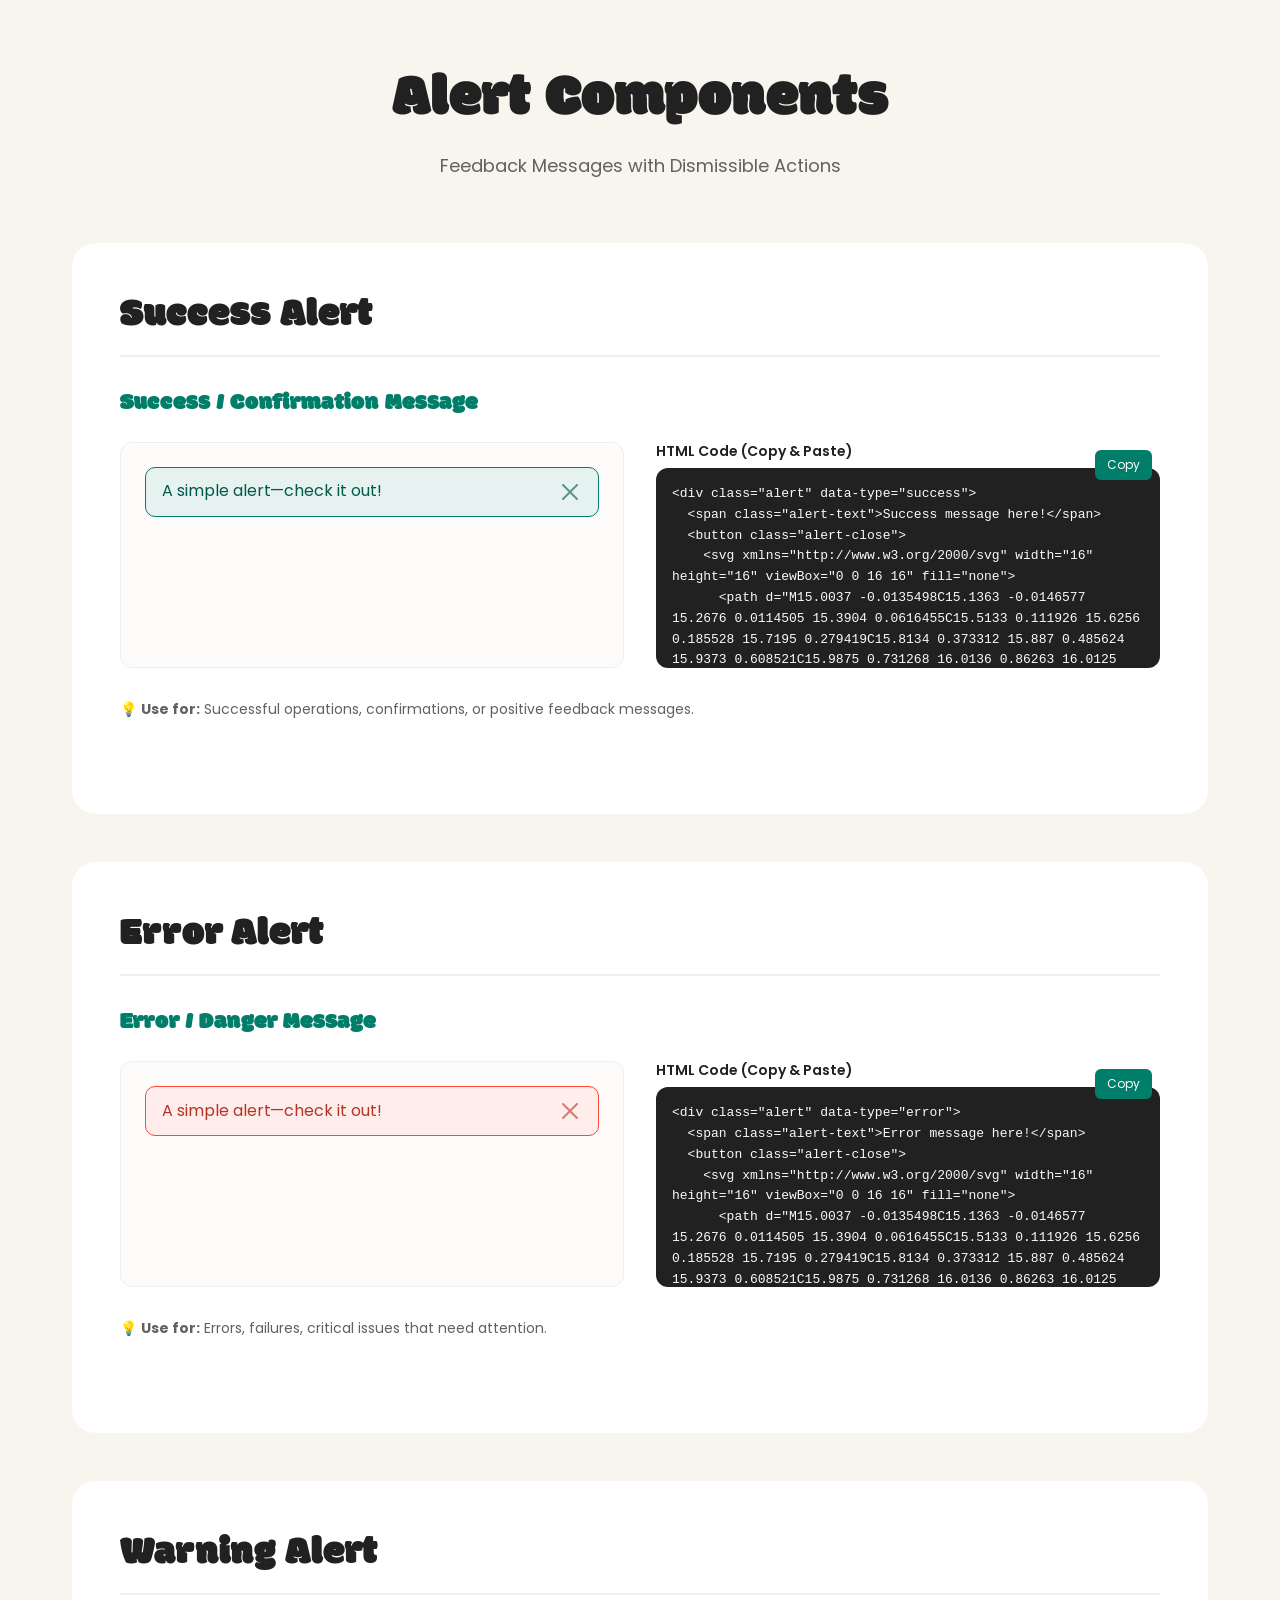
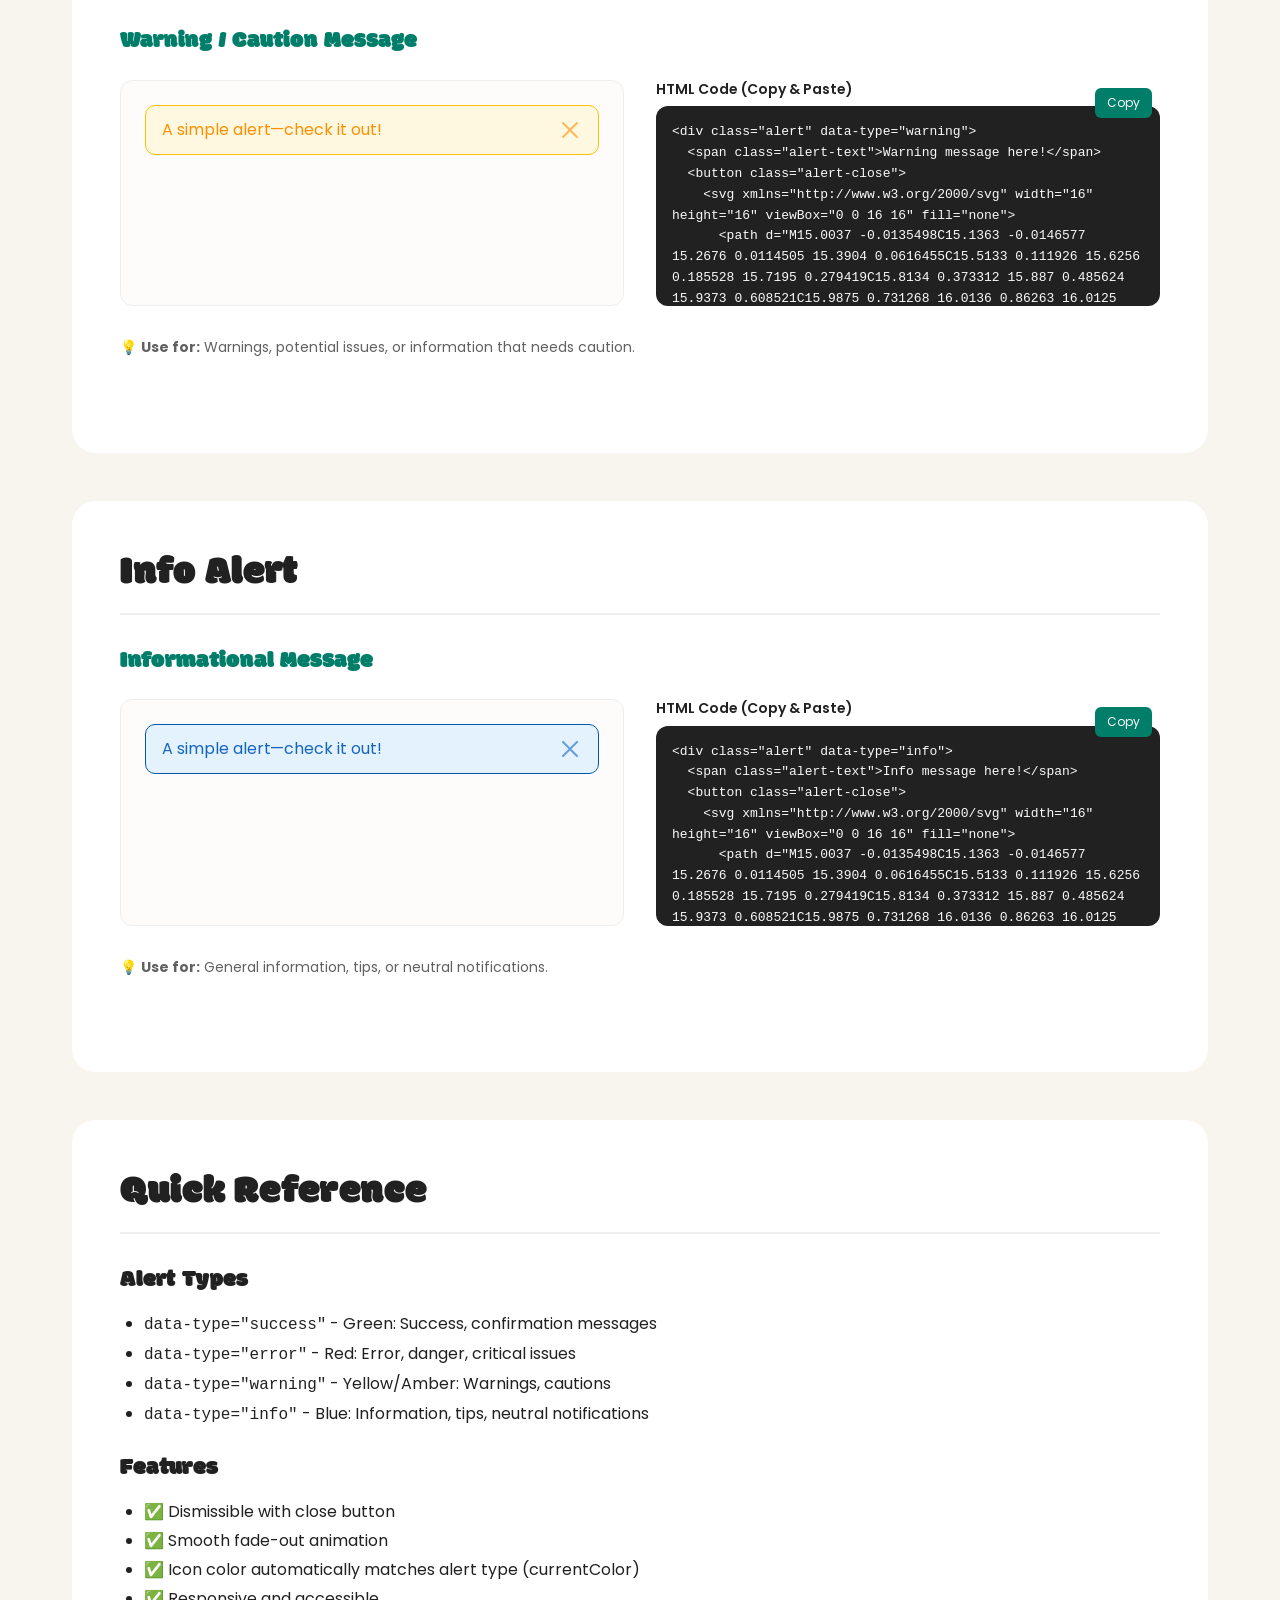
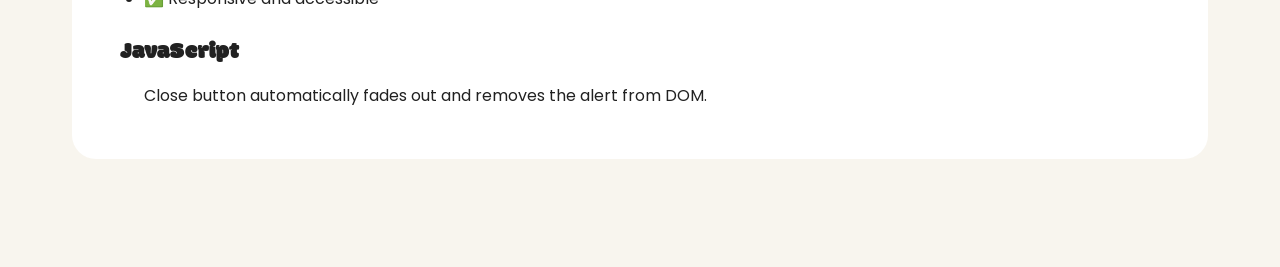
<file: Playground/alert.html>
<!DOCTYPE html>
<html lang="en">
<head>
  <meta charset="UTF-8">
  <meta name="viewport" content="width=device-width, initial-scale=1.0">
  <title>Alert Components Demo - Candy Crunch Design System</title>
  
  <!-- Google Fonts -->
  <link rel="preconnect" href="https://fonts.googleapis.com">
  <link rel="preconnect" href="https://fonts.gstatic.com" crossorigin>
  <link href="https://fonts.googleapis.com/css2?family=Modak&family=Poppins:wght@400;500;600;700&display=swap" rel="stylesheet">
  
  <!-- Main CSS -->
  <link rel="stylesheet" href="../views/website/css/main.css">
  
  <style>
    .demo-container {
      max-width: 1200px;
      margin: 0 auto;
      padding: var(--spacing-64) var(--spacing-32);
      background: var(--beige-500);
      min-height: 100vh;
    }
    
    .demo-header {
      text-align: center;
      margin-bottom: var(--spacing-64);
    }
    
    .demo-title {
      font: var(--heading-1);
      color: var(--text-black);
      margin-bottom: var(--spacing-16);
    }
    
    .demo-subtitle {
      font: var(--body-large-regular);
      color: var(--text-subtitle);
    }
    
    .demo-section {
      background: white;
      border-radius: var(--spacing-24);
      padding: var(--spacing-48);
      margin-bottom: var(--spacing-48);
    }
    
    .section-title {
      font: var(--heading-3);
      color: var(--text-black);
      margin-bottom: var(--spacing-32);
      padding-bottom: var(--spacing-16);
      border-bottom: 2px solid var(--gray-200);
    }
    
    .component-group {
      margin-bottom: var(--spacing-48);
    }
    
    .group-title {
      font: var(--heading-5);
      color: var(--green-500);
      margin-bottom: var(--spacing-24);
    }
    
    /* Two Column Layout - Demo + Code */
    .demo-code-layout {
      display: grid;
      grid-template-columns: 1fr 1fr;
      gap: var(--spacing-32);
      margin-bottom: var(--spacing-32);
    }
    
    .demo-preview {
      background: var(--beige-100);
      padding: var(--spacing-24);
      border-radius: var(--border-radius-12);
      border: 1px solid var(--gray-200);
      display: flex;
      flex-direction: column;
      gap: var(--spacing-16);
    }
    
    .code-snippet {
      position: relative;
    }
    
    .code-snippet pre {
      background: var(--gray-900);
      color: var(--gray-50);
      padding: var(--spacing-16);
      border-radius: var(--border-radius-12);
      overflow-x: auto;
      overflow-y: auto;
      max-height: 200px;
      white-space: pre-wrap;
      word-wrap: break-word;
      max-width: 100%;
      font-family: 'Courier New', monospace;
      font-size: 13px;
      line-height: 1.6;
      margin: 0;
    }
    
    .code-snippet-label {
      font: var(--footnote-semibold);
      color: var(--text-black);
      margin-bottom: var(--spacing-8);
      display: block;
    }
    
    .copy-btn {
      position: absolute;
      top: 8px;
      right: 8px;
      padding: 6px 12px;
      background: var(--green-500);
      color: white;
      border: none;
      border-radius: 6px;
      font-size: 12px;
      cursor: pointer;
      transition: all 0.2s;
    }
    
    .copy-btn:hover {
      background: var(--green-600);
    }
    
    .copy-btn:active {
      transform: scale(0.95);
    }
    
    @media (max-width: 968px) {
      .demo-code-layout {
        grid-template-columns: 1fr;
      }
    }
  </style>
</head>
<body>
  
  <div class="demo-container">
    
    <!-- Header -->
    <div class="demo-header">
      <h1 class="demo-title">Alert Components</h1>
      <p class="demo-subtitle">Feedback Messages with Dismissible Actions</p>
    </div>
    
    <!-- ========================================
         SUCCESS ALERT
         ======================================== -->
    <section class="demo-section">
      <h2 class="section-title">Success Alert</h2>
      
      <div class="component-group">
        <h3 class="group-title">Success / Confirmation Message</h3>
        
        <div class="demo-code-layout">
          <!-- Demo -->
          <div class="demo-preview">
            <div class="alert" data-type="success">
              <span class="alert-text">A simple alert—check it out!</span>
              <button class="alert-close" onclick="closeAlert(this)">
                <svg xmlns="http://www.w3.org/2000/svg" width="16" height="16" viewBox="0 0 16 16" fill="none">
                  <path d="M15.0037 -0.0135498C15.1363 -0.0146577 15.2676 0.0114505 15.3904 0.0616455C15.5133 0.111926 15.6256 0.185528 15.7195 0.279419C15.8134 0.373312 15.887 0.485624 15.9373 0.608521C15.9875 0.731268 16.0136 0.86263 16.0125 0.995239C16.0113 1.12802 15.9828 1.25995 15.9304 1.38196C15.878 1.50376 15.8022 1.61405 15.7068 1.70618L9.41382 7.99915L15.7068 14.2921C15.8889 14.4806 15.9892 14.7332 15.9871 14.9952C15.9848 15.2574 15.8795 15.5091 15.6941 15.6945C15.5087 15.8796 15.2578 15.9842 14.9958 15.9865C14.7338 15.9887 14.4813 15.8883 14.2927 15.7062L7.99976 9.41321L1.70679 15.7062C1.51826 15.8883 1.26574 15.9886 1.00366 15.9865C0.741465 15.9842 0.489851 15.8799 0.304443 15.6945C0.119038 15.5091 0.0147296 15.2574 0.0124512 14.9952C0.0102621 14.7332 0.110645 14.4806 0.292725 14.2921L6.58569 7.99915L0.292725 1.70618C0.105257 1.51865 -0.000244141 1.26431 -0.000244141 0.999146C-0.00023521 0.733994 0.105261 0.479634 0.292725 0.292114C0.48025 0.104661 0.734605 -0.000854492 0.999756 -0.000854492C1.26491 -0.000848155 1.51927 0.104652 1.70679 0.292114L7.99976 6.58508L14.2927 0.292114C14.3848 0.196741 14.4951 0.120879 14.6169 0.0684814C14.7389 0.0160724 14.8709 -0.012396 15.0037 -0.0135498Z" fill="currentColor"/>
                </svg>
              </button>
            </div>
          </div>
          
          <!-- Code -->
          <div class="code-snippet">
            <span class="code-snippet-label">HTML Code (Copy & Paste)</span>
            <button class="copy-btn" onclick="copyCode(this)">Copy</button>
            <pre><code>&lt;div class="alert" data-type="success"&gt;
  &lt;span class="alert-text"&gt;Success message here!&lt;/span&gt;
  &lt;button class="alert-close"&gt;
    &lt;svg xmlns="http://www.w3.org/2000/svg" width="16" height="16" viewBox="0 0 16 16" fill="none"&gt;
      &lt;path d="M15.0037 -0.0135498C15.1363 -0.0146577 15.2676 0.0114505 15.3904 0.0616455C15.5133 0.111926 15.6256 0.185528 15.7195 0.279419C15.8134 0.373312 15.887 0.485624 15.9373 0.608521C15.9875 0.731268 16.0136 0.86263 16.0125 0.995239C16.0113 1.12802 15.9828 1.25995 15.9304 1.38196C15.878 1.50376 15.8022 1.61405 15.7068 1.70618L9.41382 7.99915L15.7068 14.2921C15.8889 14.4806 15.9892 14.7332 15.9871 14.9952C15.9848 15.2574 15.8795 15.5091 15.6941 15.6945C15.5087 15.8796 15.2578 15.9842 14.9958 15.9865C14.7338 15.9887 14.4813 15.8883 14.2927 15.7062L7.99976 9.41321L1.70679 15.7062C1.51826 15.8883 1.26574 15.9886 1.00366 15.9865C0.741465 15.9842 0.489851 15.8799 0.304443 15.6945C0.119038 15.5091 0.0147296 15.2574 0.0124512 14.9952C0.0102621 14.7332 0.110645 14.4806 0.292725 14.2921L6.58569 7.99915L0.292725 1.70618C0.105257 1.51865 -0.000244141 1.26431 -0.000244141 0.999146C-0.00023521 0.733994 0.105261 0.479634 0.292725 0.292114C0.48025 0.104661 0.734605 -0.000854492 0.999756 -0.000854492C1.26491 -0.000848155 1.51927 0.104652 1.70679 0.292114L7.99976 6.58508L14.2927 0.292114C14.3848 0.196741 14.4951 0.120879 14.6169 0.0684814C14.7389 0.0160724 14.8709 -0.012396 15.0037 -0.0135498Z" fill="currentColor"/&gt;
    &lt;/svg&gt;
  &lt;/button&gt;
&lt;/div&gt;</code></pre>
          </div>
        </div>
        
        <p style="font: var(--footnote-regular); color: var(--text-subtitle); margin-top: var(--spacing-16);">
          💡 <strong>Use for:</strong> Successful operations, confirmations, or positive feedback messages.
        </p>
      </div>
    </section>
    
    <!-- ========================================
         ERROR ALERT
         ======================================== -->
    <section class="demo-section">
      <h2 class="section-title">Error Alert</h2>
      
      <div class="component-group">
        <h3 class="group-title">Error / Danger Message</h3>
        
        <div class="demo-code-layout">
          <!-- Demo -->
          <div class="demo-preview">
            <div class="alert" data-type="error">
              <span class="alert-text">A simple alert—check it out!</span>
              <button class="alert-close" onclick="closeAlert(this)">
                <svg xmlns="http://www.w3.org/2000/svg" width="16" height="16" viewBox="0 0 16 16" fill="none">
                  <path d="M15.0037 -0.0135498C15.1363 -0.0146577 15.2676 0.0114505 15.3904 0.0616455C15.5133 0.111926 15.6256 0.185528 15.7195 0.279419C15.8134 0.373312 15.887 0.485624 15.9373 0.608521C15.9875 0.731268 16.0136 0.86263 16.0125 0.995239C16.0113 1.12802 15.9828 1.25995 15.9304 1.38196C15.878 1.50376 15.8022 1.61405 15.7068 1.70618L9.41382 7.99915L15.7068 14.2921C15.8889 14.4806 15.9892 14.7332 15.9871 14.9952C15.9848 15.2574 15.8795 15.5091 15.6941 15.6945C15.5087 15.8796 15.2578 15.9842 14.9958 15.9865C14.7338 15.9887 14.4813 15.8883 14.2927 15.7062L7.99976 9.41321L1.70679 15.7062C1.51826 15.8883 1.26574 15.9886 1.00366 15.9865C0.741465 15.9842 0.489851 15.8799 0.304443 15.6945C0.119038 15.5091 0.0147296 15.2574 0.0124512 14.9952C0.0102621 14.7332 0.110645 14.4806 0.292725 14.2921L6.58569 7.99915L0.292725 1.70618C0.105257 1.51865 -0.000244141 1.26431 -0.000244141 0.999146C-0.00023521 0.733994 0.105261 0.479634 0.292725 0.292114C0.48025 0.104661 0.734605 -0.000854492 0.999756 -0.000854492C1.26491 -0.000848155 1.51927 0.104652 1.70679 0.292114L7.99976 6.58508L14.2927 0.292114C14.3848 0.196741 14.4951 0.120879 14.6169 0.0684814C14.7389 0.0160724 14.8709 -0.012396 15.0037 -0.0135498Z" fill="currentColor"/>
                </svg>
              </button>
            </div>
          </div>
          
          <!-- Code -->
          <div class="code-snippet">
            <span class="code-snippet-label">HTML Code (Copy & Paste)</span>
            <button class="copy-btn" onclick="copyCode(this)">Copy</button>
            <pre><code>&lt;div class="alert" data-type="error"&gt;
  &lt;span class="alert-text"&gt;Error message here!&lt;/span&gt;
  &lt;button class="alert-close"&gt;
    &lt;svg xmlns="http://www.w3.org/2000/svg" width="16" height="16" viewBox="0 0 16 16" fill="none"&gt;
      &lt;path d="M15.0037 -0.0135498C15.1363 -0.0146577 15.2676 0.0114505 15.3904 0.0616455C15.5133 0.111926 15.6256 0.185528 15.7195 0.279419C15.8134 0.373312 15.887 0.485624 15.9373 0.608521C15.9875 0.731268 16.0136 0.86263 16.0125 0.995239C16.0113 1.12802 15.9828 1.25995 15.9304 1.38196C15.878 1.50376 15.8022 1.61405 15.7068 1.70618L9.41382 7.99915L15.7068 14.2921C15.8889 14.4806 15.9892 14.7332 15.9871 14.9952C15.9848 15.2574 15.8795 15.5091 15.6941 15.6945C15.5087 15.8796 15.2578 15.9842 14.9958 15.9865C14.7338 15.9887 14.4813 15.8883 14.2927 15.7062L7.99976 9.41321L1.70679 15.7062C1.51826 15.8883 1.26574 15.9886 1.00366 15.9865C0.741465 15.9842 0.489851 15.8799 0.304443 15.6945C0.119038 15.5091 0.0147296 15.2574 0.0124512 14.9952C0.0102621 14.7332 0.110645 14.4806 0.292725 14.2921L6.58569 7.99915L0.292725 1.70618C0.105257 1.51865 -0.000244141 1.26431 -0.000244141 0.999146C-0.00023521 0.733994 0.105261 0.479634 0.292725 0.292114C0.48025 0.104661 0.734605 -0.000854492 0.999756 -0.000854492C1.26491 -0.000848155 1.51927 0.104652 1.70679 0.292114L7.99976 6.58508L14.2927 0.292114C14.3848 0.196741 14.4951 0.120879 14.6169 0.0684814C14.7389 0.0160724 14.8709 -0.012396 15.0037 -0.0135498Z" fill="currentColor"/&gt;
    &lt;/svg&gt;
  &lt;/button&gt;
&lt;/div&gt;</code></pre>
          </div>
        </div>
        
        <p style="font: var(--footnote-regular); color: var(--text-subtitle); margin-top: var(--spacing-16);">
          💡 <strong>Use for:</strong> Errors, failures, critical issues that need attention.
        </p>
      </div>
    </section>
    
    <!-- ========================================
         WARNING ALERT
         ======================================== -->
    <section class="demo-section">
      <h2 class="section-title">Warning Alert</h2>
      
      <div class="component-group">
        <h3 class="group-title">Warning / Caution Message</h3>
        
        <div class="demo-code-layout">
          <!-- Demo -->
          <div class="demo-preview">
            <div class="alert" data-type="warning">
              <span class="alert-text">A simple alert—check it out!</span>
              <button class="alert-close" onclick="closeAlert(this)">
                <svg xmlns="http://www.w3.org/2000/svg" width="16" height="16" viewBox="0 0 16 16" fill="none">
                  <path d="M15.0037 -0.0135498C15.1363 -0.0146577 15.2676 0.0114505 15.3904 0.0616455C15.5133 0.111926 15.6256 0.185528 15.7195 0.279419C15.8134 0.373312 15.887 0.485624 15.9373 0.608521C15.9875 0.731268 16.0136 0.86263 16.0125 0.995239C16.0113 1.12802 15.9828 1.25995 15.9304 1.38196C15.878 1.50376 15.8022 1.61405 15.7068 1.70618L9.41382 7.99915L15.7068 14.2921C15.8889 14.4806 15.9892 14.7332 15.9871 14.9952C15.9848 15.2574 15.8795 15.5091 15.6941 15.6945C15.5087 15.8796 15.2578 15.9842 14.9958 15.9865C14.7338 15.9887 14.4813 15.8883 14.2927 15.7062L7.99976 9.41321L1.70679 15.7062C1.51826 15.8883 1.26574 15.9886 1.00366 15.9865C0.741465 15.9842 0.489851 15.8799 0.304443 15.6945C0.119038 15.5091 0.0147296 15.2574 0.0124512 14.9952C0.0102621 14.7332 0.110645 14.4806 0.292725 14.2921L6.58569 7.99915L0.292725 1.70618C0.105257 1.51865 -0.000244141 1.26431 -0.000244141 0.999146C-0.00023521 0.733994 0.105261 0.479634 0.292725 0.292114C0.48025 0.104661 0.734605 -0.000854492 0.999756 -0.000854492C1.26491 -0.000848155 1.51927 0.104652 1.70679 0.292114L7.99976 6.58508L14.2927 0.292114C14.3848 0.196741 14.4951 0.120879 14.6169 0.0684814C14.7389 0.0160724 14.8709 -0.012396 15.0037 -0.0135498Z" fill="currentColor"/>
                </svg>
              </button>
            </div>
          </div>
          
          <!-- Code -->
          <div class="code-snippet">
            <span class="code-snippet-label">HTML Code (Copy & Paste)</span>
            <button class="copy-btn" onclick="copyCode(this)">Copy</button>
            <pre><code>&lt;div class="alert" data-type="warning"&gt;
  &lt;span class="alert-text"&gt;Warning message here!&lt;/span&gt;
  &lt;button class="alert-close"&gt;
    &lt;svg xmlns="http://www.w3.org/2000/svg" width="16" height="16" viewBox="0 0 16 16" fill="none"&gt;
      &lt;path d="M15.0037 -0.0135498C15.1363 -0.0146577 15.2676 0.0114505 15.3904 0.0616455C15.5133 0.111926 15.6256 0.185528 15.7195 0.279419C15.8134 0.373312 15.887 0.485624 15.9373 0.608521C15.9875 0.731268 16.0136 0.86263 16.0125 0.995239C16.0113 1.12802 15.9828 1.25995 15.9304 1.38196C15.878 1.50376 15.8022 1.61405 15.7068 1.70618L9.41382 7.99915L15.7068 14.2921C15.8889 14.4806 15.9892 14.7332 15.9871 14.9952C15.9848 15.2574 15.8795 15.5091 15.6941 15.6945C15.5087 15.8796 15.2578 15.9842 14.9958 15.9865C14.7338 15.9887 14.4813 15.8883 14.2927 15.7062L7.99976 9.41321L1.70679 15.7062C1.51826 15.8883 1.26574 15.9886 1.00366 15.9865C0.741465 15.9842 0.489851 15.8799 0.304443 15.6945C0.119038 15.5091 0.0147296 15.2574 0.0124512 14.9952C0.0102621 14.7332 0.110645 14.4806 0.292725 14.2921L6.58569 7.99915L0.292725 1.70618C0.105257 1.51865 -0.000244141 1.26431 -0.000244141 0.999146C-0.00023521 0.733994 0.105261 0.479634 0.292725 0.292114C0.48025 0.104661 0.734605 -0.000854492 0.999756 -0.000854492C1.26491 -0.000848155 1.51927 0.104652 1.70679 0.292114L7.99976 6.58508L14.2927 0.292114C14.3848 0.196741 14.4951 0.120879 14.6169 0.0684814C14.7389 0.0160724 14.8709 -0.012396 15.0037 -0.0135498Z" fill="currentColor"/&gt;
    &lt;/svg&gt;
  &lt;/button&gt;
&lt;/div&gt;</code></pre>
          </div>
        </div>
        
        <p style="font: var(--footnote-regular); color: var(--text-subtitle); margin-top: var(--spacing-16);">
          💡 <strong>Use for:</strong> Warnings, potential issues, or information that needs caution.
        </p>
      </div>
    </section>
    
    <!-- ========================================
         INFO ALERT
         ======================================== -->
    <section class="demo-section">
      <h2 class="section-title">Info Alert</h2>
      
      <div class="component-group">
        <h3 class="group-title">Informational Message</h3>
        
        <div class="demo-code-layout">
          <!-- Demo -->
          <div class="demo-preview">
            <div class="alert" data-type="info">
              <span class="alert-text">A simple alert—check it out!</span>
              <button class="alert-close" onclick="closeAlert(this)">
                <svg xmlns="http://www.w3.org/2000/svg" width="16" height="16" viewBox="0 0 16 16" fill="none">
                  <path d="M15.0037 -0.0135498C15.1363 -0.0146577 15.2676 0.0114505 15.3904 0.0616455C15.5133 0.111926 15.6256 0.185528 15.7195 0.279419C15.8134 0.373312 15.887 0.485624 15.9373 0.608521C15.9875 0.731268 16.0136 0.86263 16.0125 0.995239C16.0113 1.12802 15.9828 1.25995 15.9304 1.38196C15.878 1.50376 15.8022 1.61405 15.7068 1.70618L9.41382 7.99915L15.7068 14.2921C15.8889 14.4806 15.9892 14.7332 15.9871 14.9952C15.9848 15.2574 15.8795 15.5091 15.6941 15.6945C15.5087 15.8796 15.2578 15.9842 14.9958 15.9865C14.7338 15.9887 14.4813 15.8883 14.2927 15.7062L7.99976 9.41321L1.70679 15.7062C1.51826 15.8883 1.26574 15.9886 1.00366 15.9865C0.741465 15.9842 0.489851 15.8799 0.304443 15.6945C0.119038 15.5091 0.0147296 15.2574 0.0124512 14.9952C0.0102621 14.7332 0.110645 14.4806 0.292725 14.2921L6.58569 7.99915L0.292725 1.70618C0.105257 1.51865 -0.000244141 1.26431 -0.000244141 0.999146C-0.00023521 0.733994 0.105261 0.479634 0.292725 0.292114C0.48025 0.104661 0.734605 -0.000854492 0.999756 -0.000854492C1.26491 -0.000848155 1.51927 0.104652 1.70679 0.292114L7.99976 6.58508L14.2927 0.292114C14.3848 0.196741 14.4951 0.120879 14.6169 0.0684814C14.7389 0.0160724 14.8709 -0.012396 15.0037 -0.0135498Z" fill="currentColor"/>
                </svg>
              </button>
            </div>
          </div>
          
          <!-- Code -->
          <div class="code-snippet">
            <span class="code-snippet-label">HTML Code (Copy & Paste)</span>
            <button class="copy-btn" onclick="copyCode(this)">Copy</button>
            <pre><code>&lt;div class="alert" data-type="info"&gt;
  &lt;span class="alert-text"&gt;Info message here!&lt;/span&gt;
  &lt;button class="alert-close"&gt;
    &lt;svg xmlns="http://www.w3.org/2000/svg" width="16" height="16" viewBox="0 0 16 16" fill="none"&gt;
      &lt;path d="M15.0037 -0.0135498C15.1363 -0.0146577 15.2676 0.0114505 15.3904 0.0616455C15.5133 0.111926 15.6256 0.185528 15.7195 0.279419C15.8134 0.373312 15.887 0.485624 15.9373 0.608521C15.9875 0.731268 16.0136 0.86263 16.0125 0.995239C16.0113 1.12802 15.9828 1.25995 15.9304 1.38196C15.878 1.50376 15.8022 1.61405 15.7068 1.70618L9.41382 7.99915L15.7068 14.2921C15.8889 14.4806 15.9892 14.7332 15.9871 14.9952C15.9848 15.2574 15.8795 15.5091 15.6941 15.6945C15.5087 15.8796 15.2578 15.9842 14.9958 15.9865C14.7338 15.9887 14.4813 15.8883 14.2927 15.7062L7.99976 9.41321L1.70679 15.7062C1.51826 15.8883 1.26574 15.9886 1.00366 15.9865C0.741465 15.9842 0.489851 15.8799 0.304443 15.6945C0.119038 15.5091 0.0147296 15.2574 0.0124512 14.9952C0.0102621 14.7332 0.110645 14.4806 0.292725 14.2921L6.58569 7.99915L0.292725 1.70618C0.105257 1.51865 -0.000244141 1.26431 -0.000244141 0.999146C-0.00023521 0.733994 0.105261 0.479634 0.292725 0.292114C0.48025 0.104661 0.734605 -0.000854492 0.999756 -0.000854492C1.26491 -0.000848155 1.51927 0.104652 1.70679 0.292114L7.99976 6.58508L14.2927 0.292114C14.3848 0.196741 14.4951 0.120879 14.6169 0.0684814C14.7389 0.0160724 14.8709 -0.012396 15.0037 -0.0135498Z" fill="currentColor"/&gt;
    &lt;/svg&gt;
  &lt;/button&gt;
&lt;/div&gt;</code></pre>
          </div>
        </div>
        
        <p style="font: var(--footnote-regular); color: var(--text-subtitle); margin-top: var(--spacing-16);">
          💡 <strong>Use for:</strong> General information, tips, or neutral notifications.
        </p>
      </div>
    </section>
    
    <!-- Quick Reference -->
    <section class="demo-section">
      <h2 class="section-title">Quick Reference</h2>
      
      <div style="font: var(--body-regular); color: var(--text-black); line-height: 1.8;">
        <h3 style="font: var(--heading-5); margin-bottom: var(--spacing-16);">Alert Types</h3>
        <ul style="margin-left: var(--spacing-24); margin-bottom: var(--spacing-24);">
          <li><code>data-type="success"</code> - Green: Success, confirmation messages</li>
          <li><code>data-type="error"</code> - Red: Error, danger, critical issues</li>
          <li><code>data-type="warning"</code> - Yellow/Amber: Warnings, cautions</li>
          <li><code>data-type="info"</code> - Blue: Information, tips, neutral notifications</li>
        </ul>
        
        <h3 style="font: var(--heading-5); margin-bottom: var(--spacing-16);">Features</h3>
        <ul style="margin-left: var(--spacing-24); margin-bottom: var(--spacing-24);">
          <li>✅ Dismissible with close button</li>
          <li>✅ Smooth fade-out animation</li>
          <li>✅ Icon color automatically matches alert type (currentColor)</li>
          <li>✅ Responsive and accessible</li>
        </ul>
        
        <h3 style="font: var(--heading-5); margin-bottom: var(--spacing-16);">JavaScript</h3>
        <p style="margin-left: var(--spacing-24);">
          Close button automatically fades out and removes the alert from DOM.
        </p>
      </div>
    </section>
    
  </div>
  
  <!-- Alert Close Script -->
  <script>
    function closeAlert(btn) {
      const alert = btn.closest('.alert');
      alert.style.opacity = '0';
      
      setTimeout(() => {
        alert.remove();
      }, 300);
    }
  </script>
  
  <!-- Copy to Clipboard Script -->
  <script>
    function copyCode(btn) {
      const codeBlock = btn.parentElement.querySelector('pre code');
      if (!codeBlock) {
        console.error('Code block not found');
        return;
      }
      
      const text = codeBlock.textContent;
      
      // Fallback for older browsers or non-HTTPS
      if (navigator.clipboard && navigator.clipboard.writeText) {
        navigator.clipboard.writeText(text).then(() => {
          const originalText = btn.textContent;
          btn.textContent = 'Copied!';
          btn.style.background = 'var(--green-600)';
          
          setTimeout(() => {
            btn.textContent = originalText;
            btn.style.background = 'var(--green-500)';
          }, 2000);
        }).catch(err => {
          console.error('Failed to copy:', err);
          alert('Copy failed. Please copy manually.');
        });
      } else {
        // Fallback method
        const textarea = document.createElement('textarea');
        textarea.value = text;
        textarea.style.position = 'fixed';
        textarea.style.opacity = '0';
        document.body.appendChild(textarea);
        textarea.select();
        
        try {
          document.execCommand('copy');
          btn.textContent = 'Copied!';
          btn.style.background = 'var(--green-600)';
          
          setTimeout(() => {
            btn.textContent = 'Copy';
            btn.style.background = 'var(--green-500)';
          }, 2000);
        } catch (err) {
          console.error('Fallback copy failed:', err);
        }
        
        document.body.removeChild(textarea);
      }
    }
  </script>
  
</body>
</html>
</file>
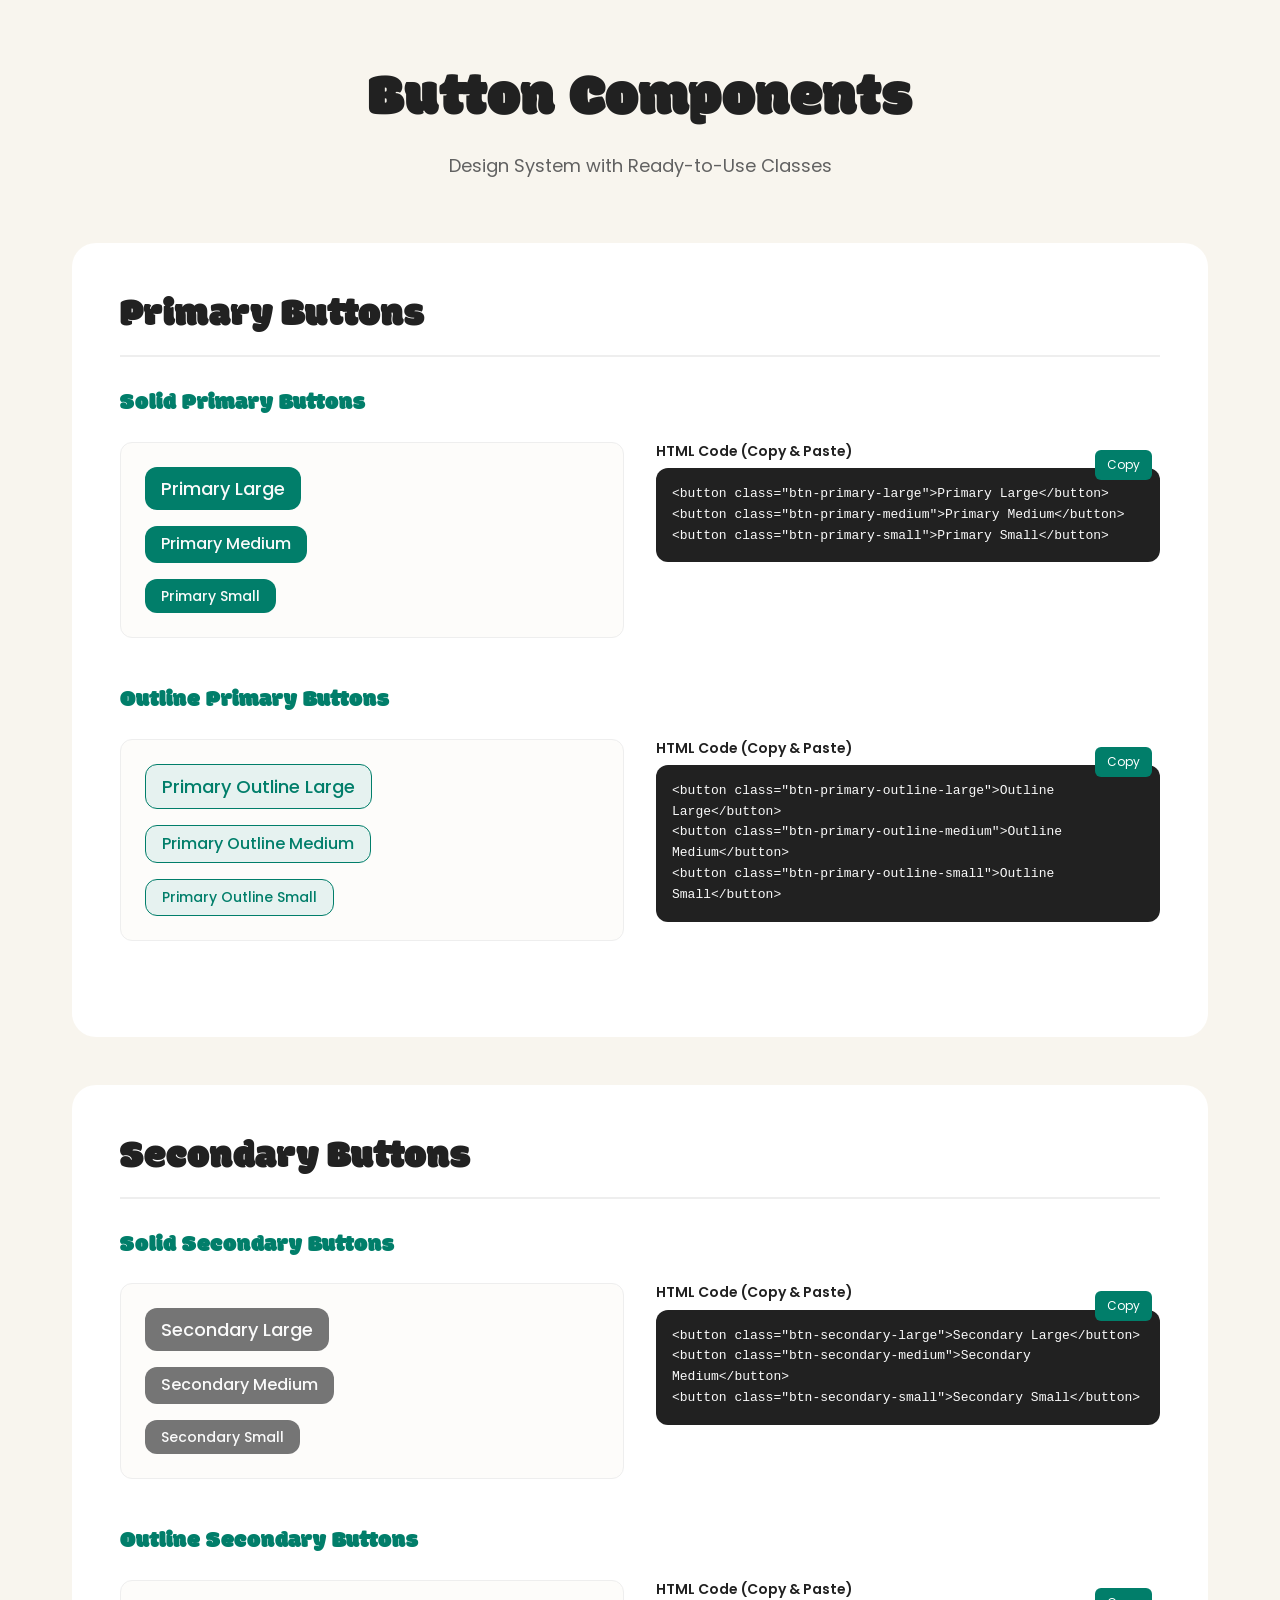
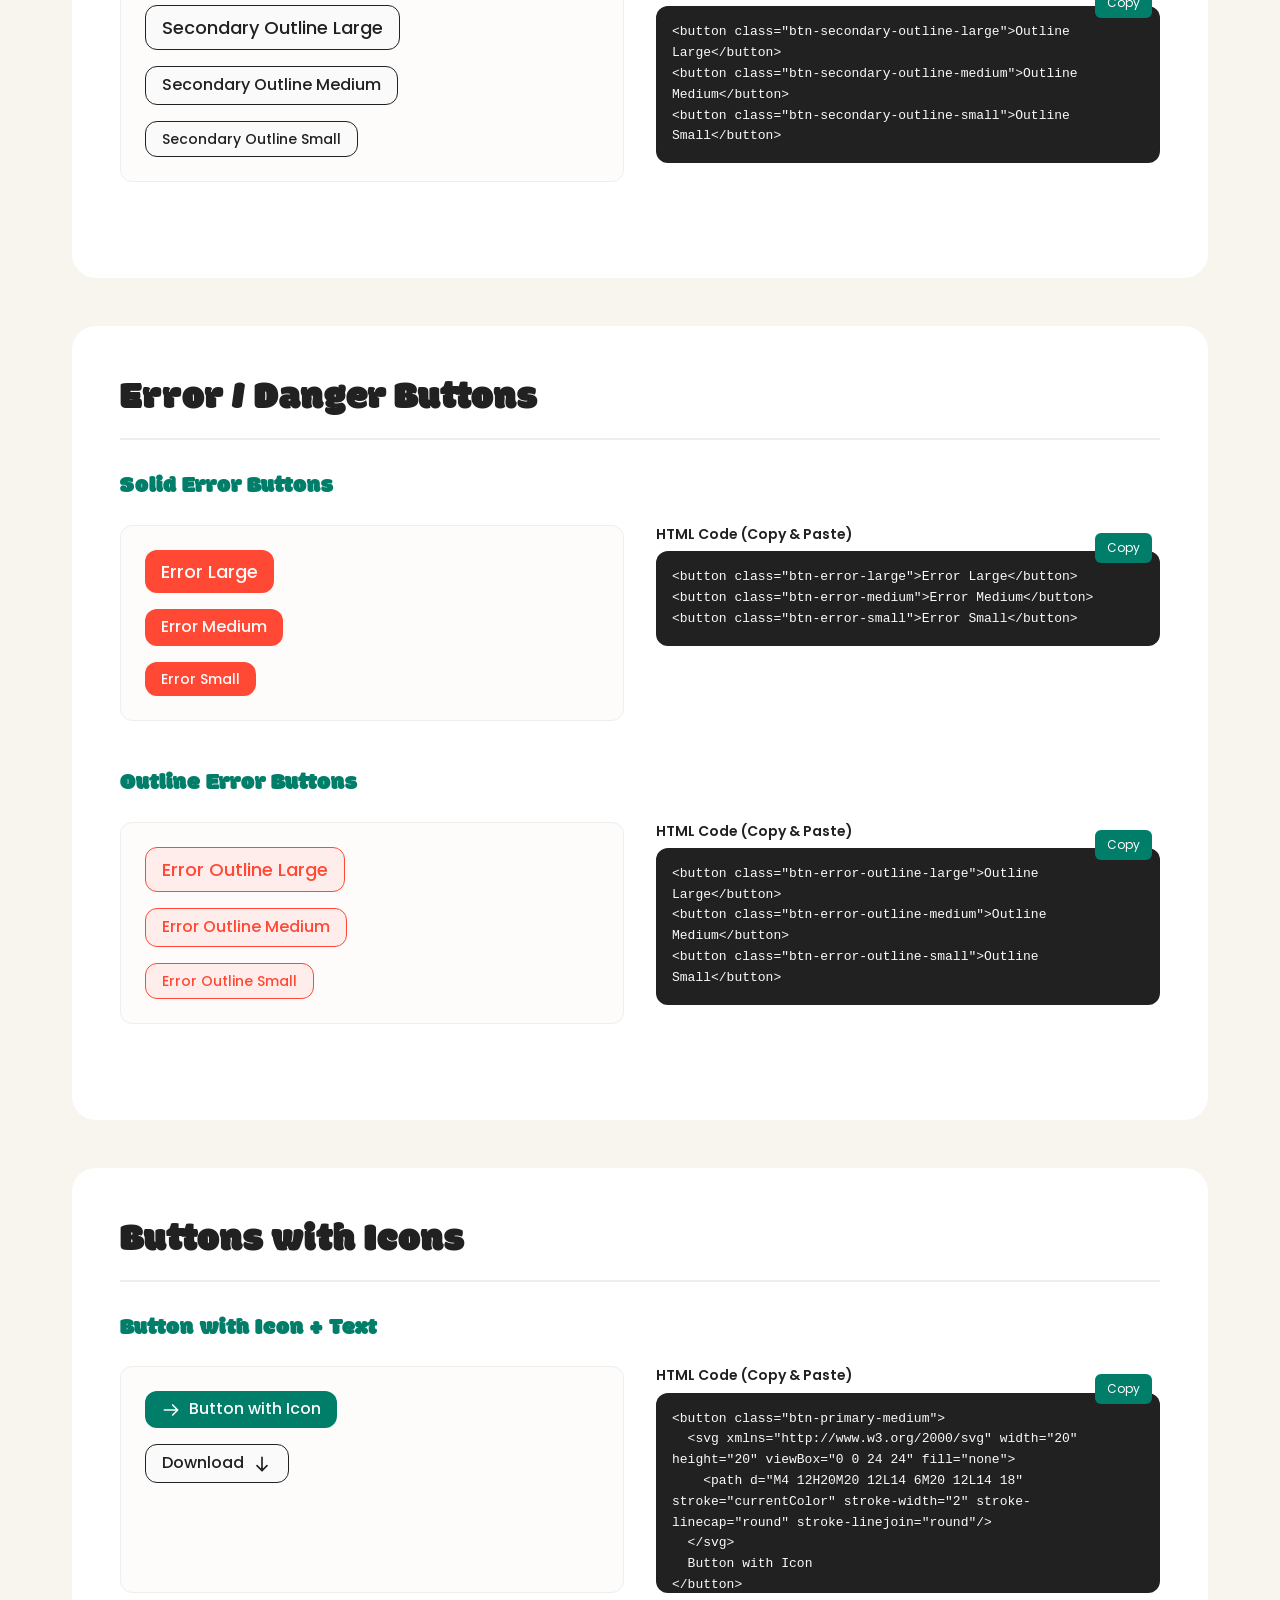
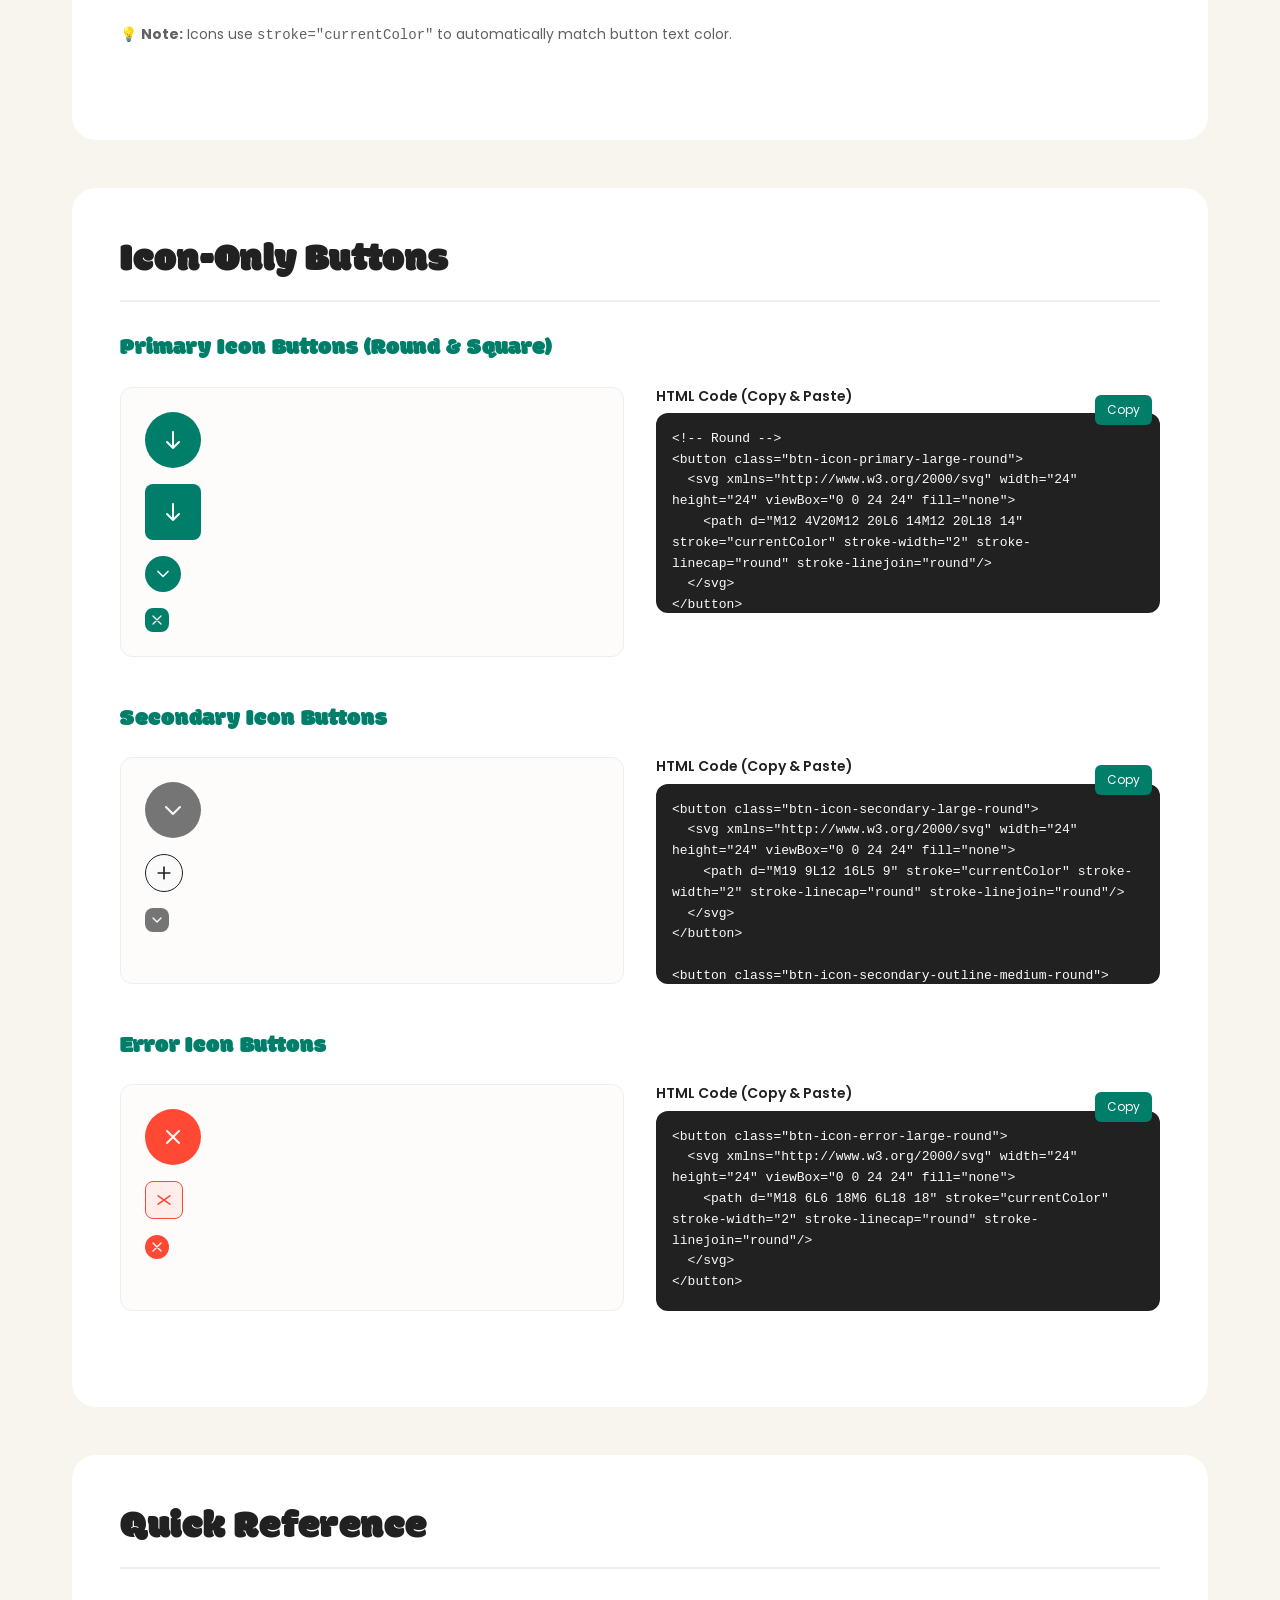
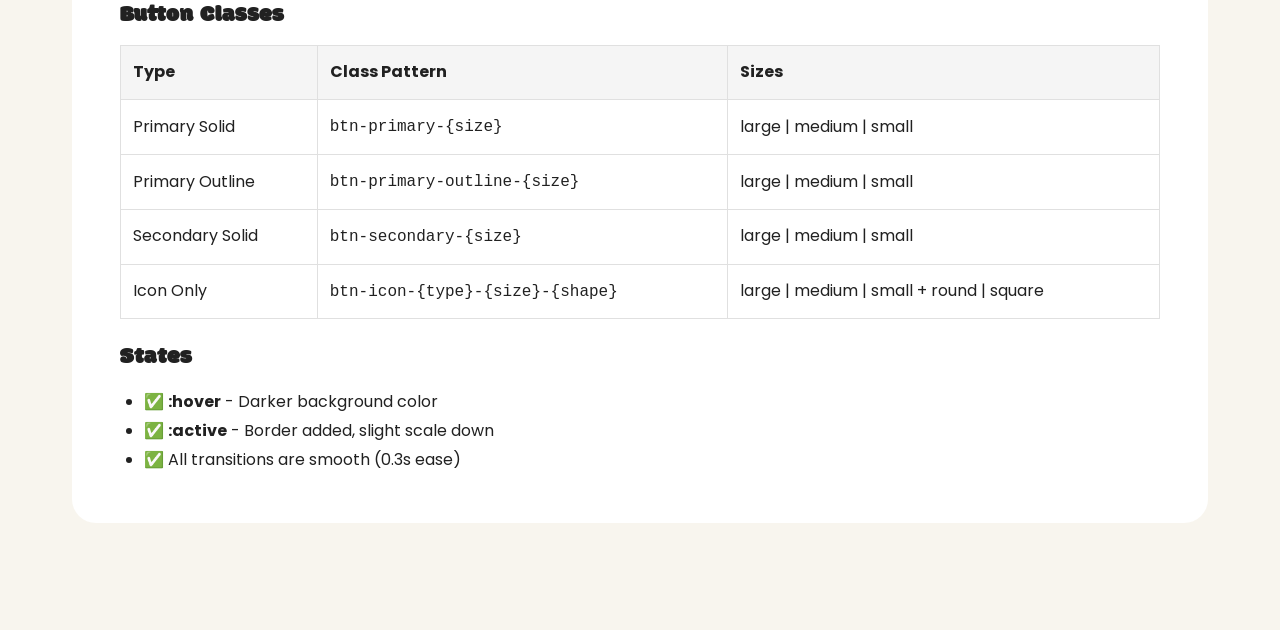
<file: Playground/button.html>
<!DOCTYPE html>
<html lang="en">
<head>
  <meta charset="UTF-8">
  <meta name="viewport" content="width=device-width, initial-scale=1.0">
  <title>Button Components Demo - Candy Crunch Design System</title>
  
  <!-- Google Fonts -->
  <link rel="preconnect" href="https://fonts.googleapis.com">
  <link rel="preconnect" href="https://fonts.gstatic.com" crossorigin>
  <link href="https://fonts.googleapis.com/css2?family=Modak&family=Poppins:wght@400;500;600;700&display=swap" rel="stylesheet">
  
  <!-- Main CSS -->
  <link rel="stylesheet" href="../views/website/css/main.css">
  
  <style>
    .demo-container {
      max-width: 1200px;
      margin: 0 auto;
      padding: var(--spacing-64) var(--spacing-32);
      background: var(--beige-500);
      min-height: 100vh;
    }
    
    .demo-header {
      text-align: center;
      margin-bottom: var(--spacing-64);
    }
    
    .demo-title {
      font: var(--heading-1);
      color: var(--text-black);
      margin-bottom: var(--spacing-16);
    }
    
    .demo-subtitle {
      font: var(--body-large-regular);
      color: var(--text-subtitle);
    }
    
    .demo-section {
      background: white;
      border-radius: var(--spacing-24);
      padding: var(--spacing-48);
      margin-bottom: var(--spacing-48);
    }
    
    .section-title {
      font: var(--heading-3);
      color: var(--text-black);
      margin-bottom: var(--spacing-32);
      padding-bottom: var(--spacing-16);
      border-bottom: 2px solid var(--gray-200);
    }
    
    .component-group {
      margin-bottom: var(--spacing-48);
    }
    
    .group-title {
      font: var(--heading-5);
      color: var(--green-500);
      margin-bottom: var(--spacing-24);
    }
    
    /* Two Column Layout - Demo + Code */
    .demo-code-layout {
      display: grid;
      grid-template-columns: 1fr 1fr;
      gap: var(--spacing-32);
      margin-bottom: var(--spacing-32);
    }
    
    .demo-preview {
      background: var(--beige-100);
      padding: var(--spacing-24);
      border-radius: var(--border-radius-12);
      border: 1px solid var(--gray-200);
      display: flex;
      flex-direction: column;
      gap: var(--spacing-16);
      align-items: flex-start;
    }
    
    .code-snippet {
      position: relative;
    }
    
    .code-snippet pre {
      background: var(--gray-900);
      color: var(--gray-50);
      padding: var(--spacing-16);
      border-radius: var(--border-radius-12);
      overflow-x: auto;
      overflow-y: auto;
      max-height: 200px;
      white-space: pre-wrap;
      word-wrap: break-word;
      max-width: 100%;
      font-family: 'Courier New', monospace;
      font-size: 13px;
      line-height: 1.6;
      margin: 0;
    }
    
    .code-snippet-label {
      font: var(--footnote-semibold);
      color: var(--text-black);
      margin-bottom: var(--spacing-8);
      display: block;
    }
    
    .copy-btn {
      position: absolute;
      top: 8px;
      right: 8px;
      padding: 6px 12px;
      background: var(--green-500);
      color: white;
      border: none;
      border-radius: 6px;
      font-size: 12px;
      cursor: pointer;
      transition: all 0.2s;
    }
    
    .copy-btn:hover {
      background: var(--green-600);
    }
    
    .copy-btn:active {
      transform: scale(0.95);
    }
    
    @media (max-width: 968px) {
      .demo-code-layout {
        grid-template-columns: 1fr;
      }
    }
  </style>
</head>
<body>
  
  <div class="demo-container">
    
    <!-- Header -->
    <div class="demo-header">
      <h1 class="demo-title">Button Components</h1>
      <p class="demo-subtitle">Design System with Ready-to-Use Classes</p>
    </div>
    
    <!-- ========================================
         PRIMARY BUTTONS
         ======================================== -->
    <section class="demo-section">
      <h2 class="section-title">Primary Buttons</h2>
      
      <!-- Solid Buttons -->
      <div class="component-group">
        <h3 class="group-title">Solid Primary Buttons</h3>
        
        <div class="demo-code-layout">
          <!-- Demo -->
          <div class="demo-preview">
            <button class="btn-primary-large">Primary Large</button>
            <button class="btn-primary-medium">Primary Medium</button>
            <button class="btn-primary-small">Primary Small</button>
          </div>
          
          <!-- Code -->
          <div class="code-snippet">
            <span class="code-snippet-label">HTML Code (Copy & Paste)</span>
            <button class="copy-btn" onclick="copyCode(this)">Copy</button>
            <pre><code>&lt;button class="btn-primary-large"&gt;Primary Large&lt;/button&gt;
&lt;button class="btn-primary-medium"&gt;Primary Medium&lt;/button&gt;
&lt;button class="btn-primary-small"&gt;Primary Small&lt;/button&gt;</code></pre>
          </div>
        </div>
      </div>
      
      <!-- Outline Buttons -->
      <div class="component-group">
        <h3 class="group-title">Outline Primary Buttons</h3>
        
        <div class="demo-code-layout">
          <!-- Demo -->
          <div class="demo-preview">
            <button class="btn-primary-outline-large">Primary Outline Large</button>
            <button class="btn-primary-outline-medium">Primary Outline Medium</button>
            <button class="btn-primary-outline-small">Primary Outline Small</button>
          </div>
          
          <!-- Code -->
          <div class="code-snippet">
            <span class="code-snippet-label">HTML Code (Copy & Paste)</span>
            <button class="copy-btn" onclick="copyCode(this)">Copy</button>
            <pre><code>&lt;button class="btn-primary-outline-large"&gt;Outline Large&lt;/button&gt;
&lt;button class="btn-primary-outline-medium"&gt;Outline Medium&lt;/button&gt;
&lt;button class="btn-primary-outline-small"&gt;Outline Small&lt;/button&gt;</code></pre>
          </div>
        </div>
      </div>
    </section>
    
    <!-- ========================================
         SECONDARY BUTTONS
         ======================================== -->
    <section class="demo-section">
      <h2 class="section-title">Secondary Buttons</h2>
      
      <!-- Solid Buttons -->
      <div class="component-group">
        <h3 class="group-title">Solid Secondary Buttons</h3>
        
        <div class="demo-code-layout">
          <!-- Demo -->
          <div class="demo-preview">
            <button class="btn-secondary-large">Secondary Large</button>
            <button class="btn-secondary-medium">Secondary Medium</button>
            <button class="btn-secondary-small">Secondary Small</button>
          </div>
          
          <!-- Code -->
          <div class="code-snippet">
            <span class="code-snippet-label">HTML Code (Copy & Paste)</span>
            <button class="copy-btn" onclick="copyCode(this)">Copy</button>
            <pre><code>&lt;button class="btn-secondary-large"&gt;Secondary Large&lt;/button&gt;
&lt;button class="btn-secondary-medium"&gt;Secondary Medium&lt;/button&gt;
&lt;button class="btn-secondary-small"&gt;Secondary Small&lt;/button&gt;</code></pre>
          </div>
        </div>
      </div>
      
      <!-- Outline Buttons -->
      <div class="component-group">
        <h3 class="group-title">Outline Secondary Buttons</h3>
        
        <div class="demo-code-layout">
          <!-- Demo -->
          <div class="demo-preview">
            <button class="btn-secondary-outline-large">Secondary Outline Large</button>
            <button class="btn-secondary-outline-medium">Secondary Outline Medium</button>
            <button class="btn-secondary-outline-small">Secondary Outline Small</button>
          </div>
          
          <!-- Code -->
          <div class="code-snippet">
            <span class="code-snippet-label">HTML Code (Copy & Paste)</span>
            <button class="copy-btn" onclick="copyCode(this)">Copy</button>
            <pre><code>&lt;button class="btn-secondary-outline-large"&gt;Outline Large&lt;/button&gt;
&lt;button class="btn-secondary-outline-medium"&gt;Outline Medium&lt;/button&gt;
&lt;button class="btn-secondary-outline-small"&gt;Outline Small&lt;/button&gt;</code></pre>
          </div>
        </div>
      </div>
    </section>
    
    <!-- ========================================
         ERROR BUTTONS
         ======================================== -->
    <section class="demo-section">
      <h2 class="section-title">Error / Danger Buttons</h2>
      
      <!-- Solid Buttons -->
      <div class="component-group">
        <h3 class="group-title">Solid Error Buttons</h3>
        
        <div class="demo-code-layout">
          <!-- Demo -->
          <div class="demo-preview">
            <button class="btn-error-large">Error Large</button>
            <button class="btn-error-medium">Error Medium</button>
            <button class="btn-error-small">Error Small</button>
          </div>
          
          <!-- Code -->
          <div class="code-snippet">
            <span class="code-snippet-label">HTML Code (Copy & Paste)</span>
            <button class="copy-btn" onclick="copyCode(this)">Copy</button>
            <pre><code>&lt;button class="btn-error-large"&gt;Error Large&lt;/button&gt;
&lt;button class="btn-error-medium"&gt;Error Medium&lt;/button&gt;
&lt;button class="btn-error-small"&gt;Error Small&lt;/button&gt;</code></pre>
          </div>
        </div>
      </div>
      
      <!-- Outline Buttons -->
      <div class="component-group">
        <h3 class="group-title">Outline Error Buttons</h3>
        
        <div class="demo-code-layout">
          <!-- Demo -->
          <div class="demo-preview">
            <button class="btn-error-outline-large">Error Outline Large</button>
            <button class="btn-error-outline-medium">Error Outline Medium</button>
            <button class="btn-error-outline-small">Error Outline Small</button>
          </div>
          
          <!-- Code -->
          <div class="code-snippet">
            <span class="code-snippet-label">HTML Code (Copy & Paste)</span>
            <button class="copy-btn" onclick="copyCode(this)">Copy</button>
            <pre><code>&lt;button class="btn-error-outline-large"&gt;Outline Large&lt;/button&gt;
&lt;button class="btn-error-outline-medium"&gt;Outline Medium&lt;/button&gt;
&lt;button class="btn-error-outline-small"&gt;Outline Small&lt;/button&gt;</code></pre>
          </div>
        </div>
      </div>
    </section>
    
    <!-- ========================================
         BUTTONS WITH ICONS
         ======================================== -->
    <section class="demo-section">
      <h2 class="section-title">Buttons with Icons</h2>
      
      <div class="component-group">
        <h3 class="group-title">Button with Icon + Text</h3>
        
        <div class="demo-code-layout">
          <!-- Demo -->
          <div class="demo-preview">
            <button class="btn-primary-medium">
              <svg xmlns="http://www.w3.org/2000/svg" width="20" height="20" viewBox="0 0 24 24" fill="none">
                <path d="M4 12H20M20 12L14 6M20 12L14 18" stroke="currentColor" stroke-width="2" stroke-linecap="round" stroke-linejoin="round"/>
              </svg>
              Button with Icon
            </button>
            
            <button class="btn-secondary-outline-medium">
              Download
              <svg xmlns="http://www.w3.org/2000/svg" width="20" height="20" viewBox="0 0 24 24" fill="none">
                <path d="M12 4V20M12 20L6 14M12 20L18 14" stroke="currentColor" stroke-width="2" stroke-linecap="round" stroke-linejoin="round"/>
              </svg>
            </button>
          </div>
          
          <!-- Code -->
          <div class="code-snippet">
            <span class="code-snippet-label">HTML Code (Copy & Paste)</span>
            <button class="copy-btn" onclick="copyCode(this)">Copy</button>
            <pre><code>&lt;button class="btn-primary-medium"&gt;
  &lt;svg xmlns="http://www.w3.org/2000/svg" width="20" height="20" viewBox="0 0 24 24" fill="none"&gt;
    &lt;path d="M4 12H20M20 12L14 6M20 12L14 18" stroke="currentColor" stroke-width="2" stroke-linecap="round" stroke-linejoin="round"/&gt;
  &lt;/svg&gt;
  Button with Icon
&lt;/button&gt;</code></pre>
          </div>
        </div>
        
        <p style="font: var(--footnote-regular); color: var(--text-subtitle); margin-top: var(--spacing-16);">
          💡 <strong>Note:</strong> Icons use <code>stroke="currentColor"</code> to automatically match button text color.
        </p>
      </div>
    </section>
    
    <!-- ========================================
         ICON-ONLY BUTTONS
         ======================================== -->
    <section class="demo-section">
      <h2 class="section-title">Icon-Only Buttons</h2>
      
      <!-- Primary Icon Buttons -->
      <div class="component-group">
        <h3 class="group-title">Primary Icon Buttons (Round & Square)</h3>
        
        <div class="demo-code-layout">
          <!-- Demo -->
          <div class="demo-preview">
            <button class="btn-icon-primary-large-round">
              <svg xmlns="http://www.w3.org/2000/svg" width="24" height="24" viewBox="0 0 24 24" fill="none">
                <path d="M12 4V20M12 20L6 14M12 20L18 14" stroke="currentColor" stroke-width="2" stroke-linecap="round" stroke-linejoin="round"/>
              </svg>
            </button>
            
            <button class="btn-icon-primary-large-square">
              <svg xmlns="http://www.w3.org/2000/svg" width="24" height="24" viewBox="0 0 24 24" fill="none">
                <path d="M12 4V20M12 20L6 14M12 20L18 14" stroke="currentColor" stroke-width="2" stroke-linecap="round" stroke-linejoin="round"/>
              </svg>
            </button>
            
            <button class="btn-icon-primary-medium-round">
              <svg xmlns="http://www.w3.org/2000/svg" width="20" height="20" viewBox="0 0 24 24" fill="none">
                <path d="M6 9L12 15L18 9" stroke="currentColor" stroke-width="2" stroke-linecap="round" stroke-linejoin="round"/>
              </svg>
            </button>
            
            <button class="btn-icon-primary-small-square">
              <svg xmlns="http://www.w3.org/2000/svg" width="16" height="16" viewBox="0 0 24 24" fill="none">
                <path d="M18 6L6 18M6 6L18 18" stroke="currentColor" stroke-width="2" stroke-linecap="round" stroke-linejoin="round"/>
              </svg>
            </button>
          </div>
          
          <!-- Code -->
          <div class="code-snippet">
            <span class="code-snippet-label">HTML Code (Copy & Paste)</span>
            <button class="copy-btn" onclick="copyCode(this)">Copy</button>
            <pre><code>&lt;!-- Round --&gt;
&lt;button class="btn-icon-primary-large-round"&gt;
  &lt;svg xmlns="http://www.w3.org/2000/svg" width="24" height="24" viewBox="0 0 24 24" fill="none"&gt;
    &lt;path d="M12 4V20M12 20L6 14M12 20L18 14" stroke="currentColor" stroke-width="2" stroke-linecap="round" stroke-linejoin="round"/&gt;
  &lt;/svg&gt;
&lt;/button&gt;

&lt;!-- Square --&gt;
&lt;button class="btn-icon-primary-large-square"&gt;
  &lt;svg xmlns="http://www.w3.org/2000/svg" width="24" height="24" viewBox="0 0 24 24" fill="none"&gt;
    &lt;path d="M12 4V20M12 20L6 14M12 20L18 14" stroke="currentColor" stroke-width="2" stroke-linecap="round" stroke-linejoin="round"/&gt;
  &lt;/svg&gt;
&lt;/button&gt;</code></pre>
          </div>
        </div>
      </div>
      
      <!-- Secondary Icon Buttons -->
      <div class="component-group">
        <h3 class="group-title">Secondary Icon Buttons</h3>
        
        <div class="demo-code-layout">
          <!-- Demo -->
          <div class="demo-preview">
            <button class="btn-icon-secondary-large-round">
              <svg xmlns="http://www.w3.org/2000/svg" width="24" height="24" viewBox="0 0 24 24" fill="none">
                <path d="M19 9L12 16L5 9" stroke="currentColor" stroke-width="2" stroke-linecap="round" stroke-linejoin="round"/>
              </svg>
            </button>
            
            <button class="btn-icon-secondary-outline-medium-round">
              <svg xmlns="http://www.w3.org/2000/svg" width="20" height="20" viewBox="0 0 24 24" fill="none">
                <path d="M12 5V19M5 12H19" stroke="currentColor" stroke-width="2" stroke-linecap="round" stroke-linejoin="round"/>
              </svg>
            </button>
            
            <button class="btn-icon-secondary-small-square">
              <svg xmlns="http://www.w3.org/2000/svg" width="16" height="16" viewBox="0 0 24 24" fill="none">
                <path d="M6 9L12 15L18 9" stroke="currentColor" stroke-width="2" stroke-linecap="round" stroke-linejoin="round"/>
              </svg>
            </button>
          </div>
          
          <!-- Code -->
          <div class="code-snippet">
            <span class="code-snippet-label">HTML Code (Copy & Paste)</span>
            <button class="copy-btn" onclick="copyCode(this)">Copy</button>
            <pre><code>&lt;button class="btn-icon-secondary-large-round"&gt;
  &lt;svg xmlns="http://www.w3.org/2000/svg" width="24" height="24" viewBox="0 0 24 24" fill="none"&gt;
    &lt;path d="M19 9L12 16L5 9" stroke="currentColor" stroke-width="2" stroke-linecap="round" stroke-linejoin="round"/&gt;
  &lt;/svg&gt;
&lt;/button&gt;

&lt;button class="btn-icon-secondary-outline-medium-round"&gt;
  &lt;svg xmlns="http://www.w3.org/2000/svg" width="20" height="20" viewBox="0 0 24 24" fill="none"&gt;
    &lt;path d="M12 5V19M5 12H19" stroke="currentColor" stroke-width="2" stroke-linecap="round" stroke-linejoin="round"/&gt;
  &lt;/svg&gt;
&lt;/button&gt;</code></pre>
          </div>
        </div>
      </div>
      
      <!-- Error Icon Buttons -->
      <div class="component-group">
        <h3 class="group-title">Error Icon Buttons</h3>
        
        <div class="demo-code-layout">
          <!-- Demo -->
          <div class="demo-preview">
            <button class="btn-icon-error-large-round">
              <svg xmlns="http://www.w3.org/2000/svg" width="24" height="24" viewBox="0 0 24 24" fill="none">
                <path d="M18 6L6 18M6 6L18 18" stroke="currentColor" stroke-width="2" stroke-linecap="round" stroke-linejoin="round"/>
              </svg>
            </button>
            
            <button class="btn-icon-error-outline-medium-square">
              <svg xmlns="http://www.w3.org/2000/svg" width="20" height="20" viewBox="0 0 24 24" fill="none">
                <path d="M19 7L5 17M5 7L19 17" stroke="currentColor" stroke-width="2" stroke-linecap="round" stroke-linejoin="round"/>
              </svg>
            </button>
            
            <button class="btn-icon-error-small-round">
              <svg xmlns="http://www.w3.org/2000/svg" width="16" height="16" viewBox="0 0 24 24" fill="none">
                <path d="M18 6L6 18M6 6L18 18" stroke="currentColor" stroke-width="2" stroke-linecap="round" stroke-linejoin="round"/>
              </svg>
            </button>
          </div>
          
          <!-- Code -->
          <div class="code-snippet">
            <span class="code-snippet-label">HTML Code (Copy & Paste)</span>
            <button class="copy-btn" onclick="copyCode(this)">Copy</button>
            <pre><code>&lt;button class="btn-icon-error-large-round"&gt;
  &lt;svg xmlns="http://www.w3.org/2000/svg" width="24" height="24" viewBox="0 0 24 24" fill="none"&gt;
    &lt;path d="M18 6L6 18M6 6L18 18" stroke="currentColor" stroke-width="2" stroke-linecap="round" stroke-linejoin="round"/&gt;
  &lt;/svg&gt;
&lt;/button&gt;

&lt;button class="btn-icon-error-outline-medium-square"&gt;
  &lt;svg xmlns="http://www.w3.org/2000/svg" width="20" height="20" viewBox="0 0 24 24" fill="none"&gt;
    &lt;path d="M19 7L5 17M5 7L19 17" stroke="currentColor" stroke-width="2" stroke-linecap="round" stroke-linejoin="round"/&gt;
  &lt;/svg&gt;
&lt;/button&gt;</code></pre>
          </div>
        </div>
      </div>
    </section>
    
    <!-- Quick Reference -->
    <section class="demo-section">
      <h2 class="section-title">Quick Reference</h2>
      
      <div style="font: var(--body-regular); color: var(--text-black); line-height: 1.8;">
        <h3 style="font: var(--heading-5); margin-bottom: var(--spacing-16);">Button Classes</h3>
        
        <table style="width: 100%; border-collapse: collapse; margin-bottom: var(--spacing-24);">
          <thead>
            <tr style="background: var(--gray-100);">
              <th style="padding: 12px; text-align: left; border: 1px solid var(--gray-300);">Type</th>
              <th style="padding: 12px; text-align: left; border: 1px solid var(--gray-300);">Class Pattern</th>
              <th style="padding: 12px; text-align: left; border: 1px solid var(--gray-300);">Sizes</th>
            </tr>
          </thead>
          <tbody>
            <tr>
              <td style="padding: 12px; border: 1px solid var(--gray-300);">Primary Solid</td>
              <td style="padding: 12px; border: 1px solid var(--gray-300);"><code>btn-primary-{size}</code></td>
              <td style="padding: 12px; border: 1px solid var(--gray-300);">large | medium | small</td>
            </tr>
            <tr>
              <td style="padding: 12px; border: 1px solid var(--gray-300);">Primary Outline</td>
              <td style="padding: 12px; border: 1px solid var(--gray-300);"><code>btn-primary-outline-{size}</code></td>
              <td style="padding: 12px; border: 1px solid var(--gray-300);">large | medium | small</td>
            </tr>
            <tr>
              <td style="padding: 12px; border: 1px solid var(--gray-300);">Secondary Solid</td>
              <td style="padding: 12px; border: 1px solid var(--gray-300);"><code>btn-secondary-{size}</code></td>
              <td style="padding: 12px; border: 1px solid var(--gray-300);">large | medium | small</td>
            </tr>
            <tr>
              <td style="padding: 12px; border: 1px solid var(--gray-300);">Icon Only</td>
              <td style="padding: 12px; border: 1px solid var(--gray-300);"><code>btn-icon-{type}-{size}-{shape}</code></td>
              <td style="padding: 12px; border: 1px solid var(--gray-300);">large | medium | small + round | square</td>
            </tr>
          </tbody>
        </table>
        
        <h3 style="font: var(--heading-5); margin-bottom: var(--spacing-16);">States</h3>
        <ul style="margin-left: var(--spacing-24);">
          <li>✅ <strong>:hover</strong> - Darker background color</li>
          <li>✅ <strong>:active</strong> - Border added, slight scale down</li>
          <li>✅ All transitions are smooth (0.3s ease)</li>
        </ul>
      </div>
    </section>
    
  </div>
  
  <!-- Copy to Clipboard Script -->
  <script>
    function copyCode(btn) {
      const codeBlock = btn.parentElement.querySelector('pre code');
      if (!codeBlock) {
        console.error('Code block not found');
        return;
      }
      
      const text = codeBlock.textContent;
      
      // Fallback for older browsers or non-HTTPS
      if (navigator.clipboard && navigator.clipboard.writeText) {
        navigator.clipboard.writeText(text).then(() => {
          const originalText = btn.textContent;
          btn.textContent = 'Copied!';
          btn.style.background = 'var(--green-600)';
          
          setTimeout(() => {
            btn.textContent = originalText;
            btn.style.background = 'var(--green-500)';
          }, 2000);
        }).catch(err => {
          console.error('Failed to copy:', err);
          alert('Copy failed. Please copy manually.');
        });
      } else {
        // Fallback method
        const textarea = document.createElement('textarea');
        textarea.value = text;
        textarea.style.position = 'fixed';
        textarea.style.opacity = '0';
        document.body.appendChild(textarea);
        textarea.select();
        
        try {
          document.execCommand('copy');
          btn.textContent = 'Copied!';
          btn.style.background = 'var(--green-600)';
          
          setTimeout(() => {
            btn.textContent = 'Copy';
            btn.style.background = 'var(--green-500)';
          }, 2000);
        } catch (err) {
          console.error('Fallback copy failed:', err);
        }
        
        document.body.removeChild(textarea);
      }
    }
  </script>
  
</body>
</html>
</file>
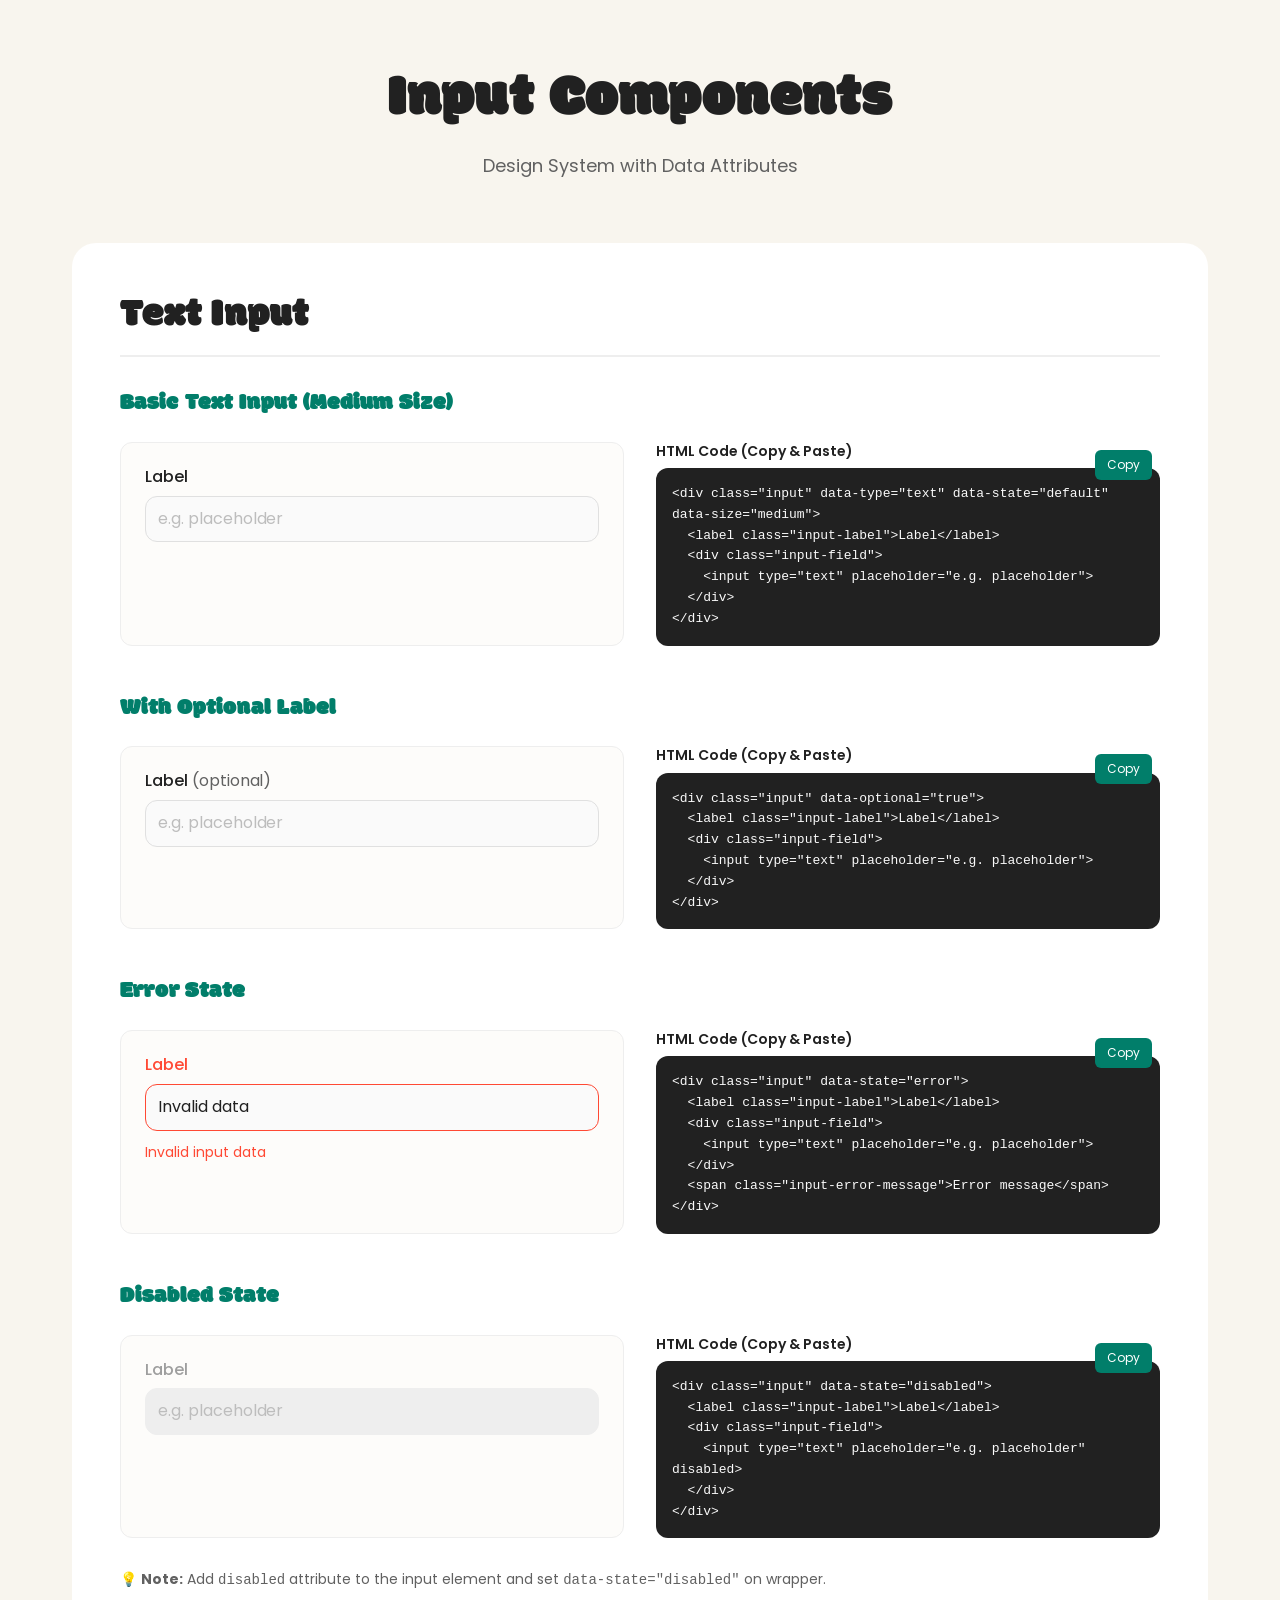
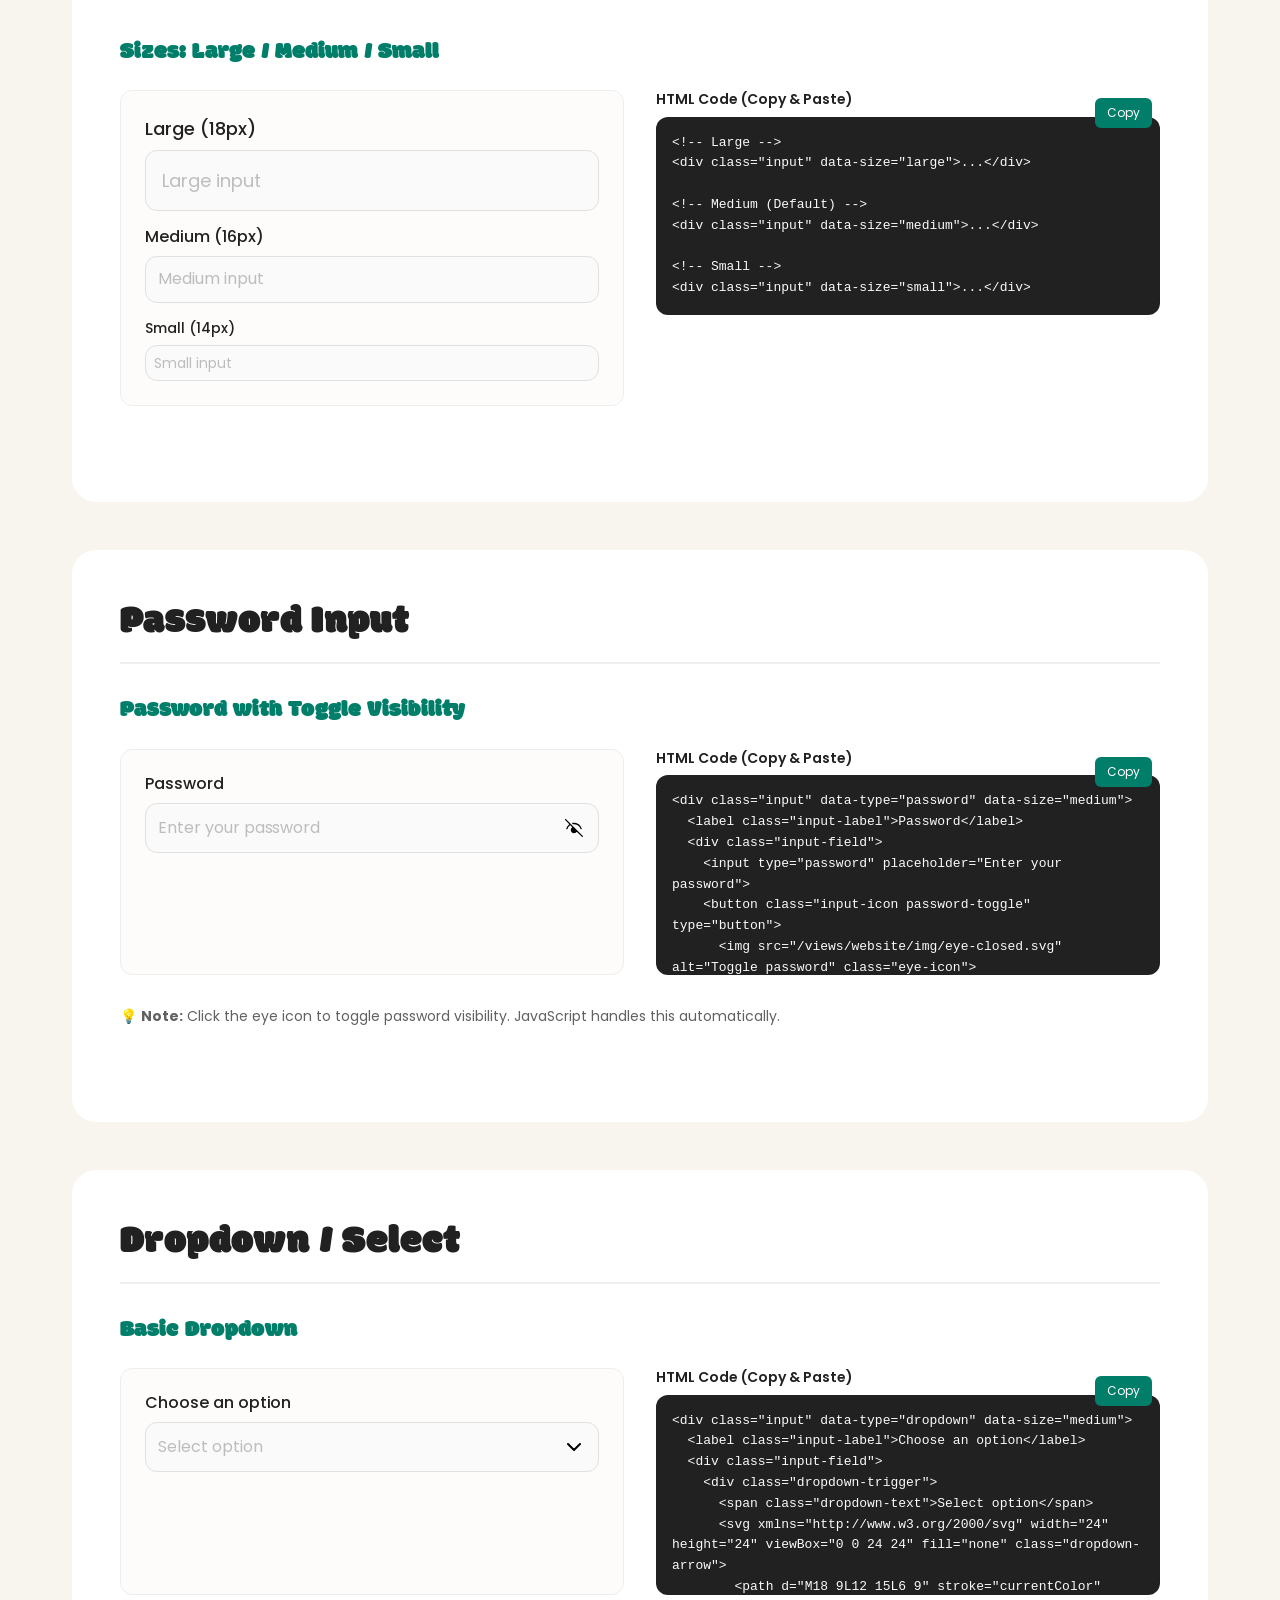
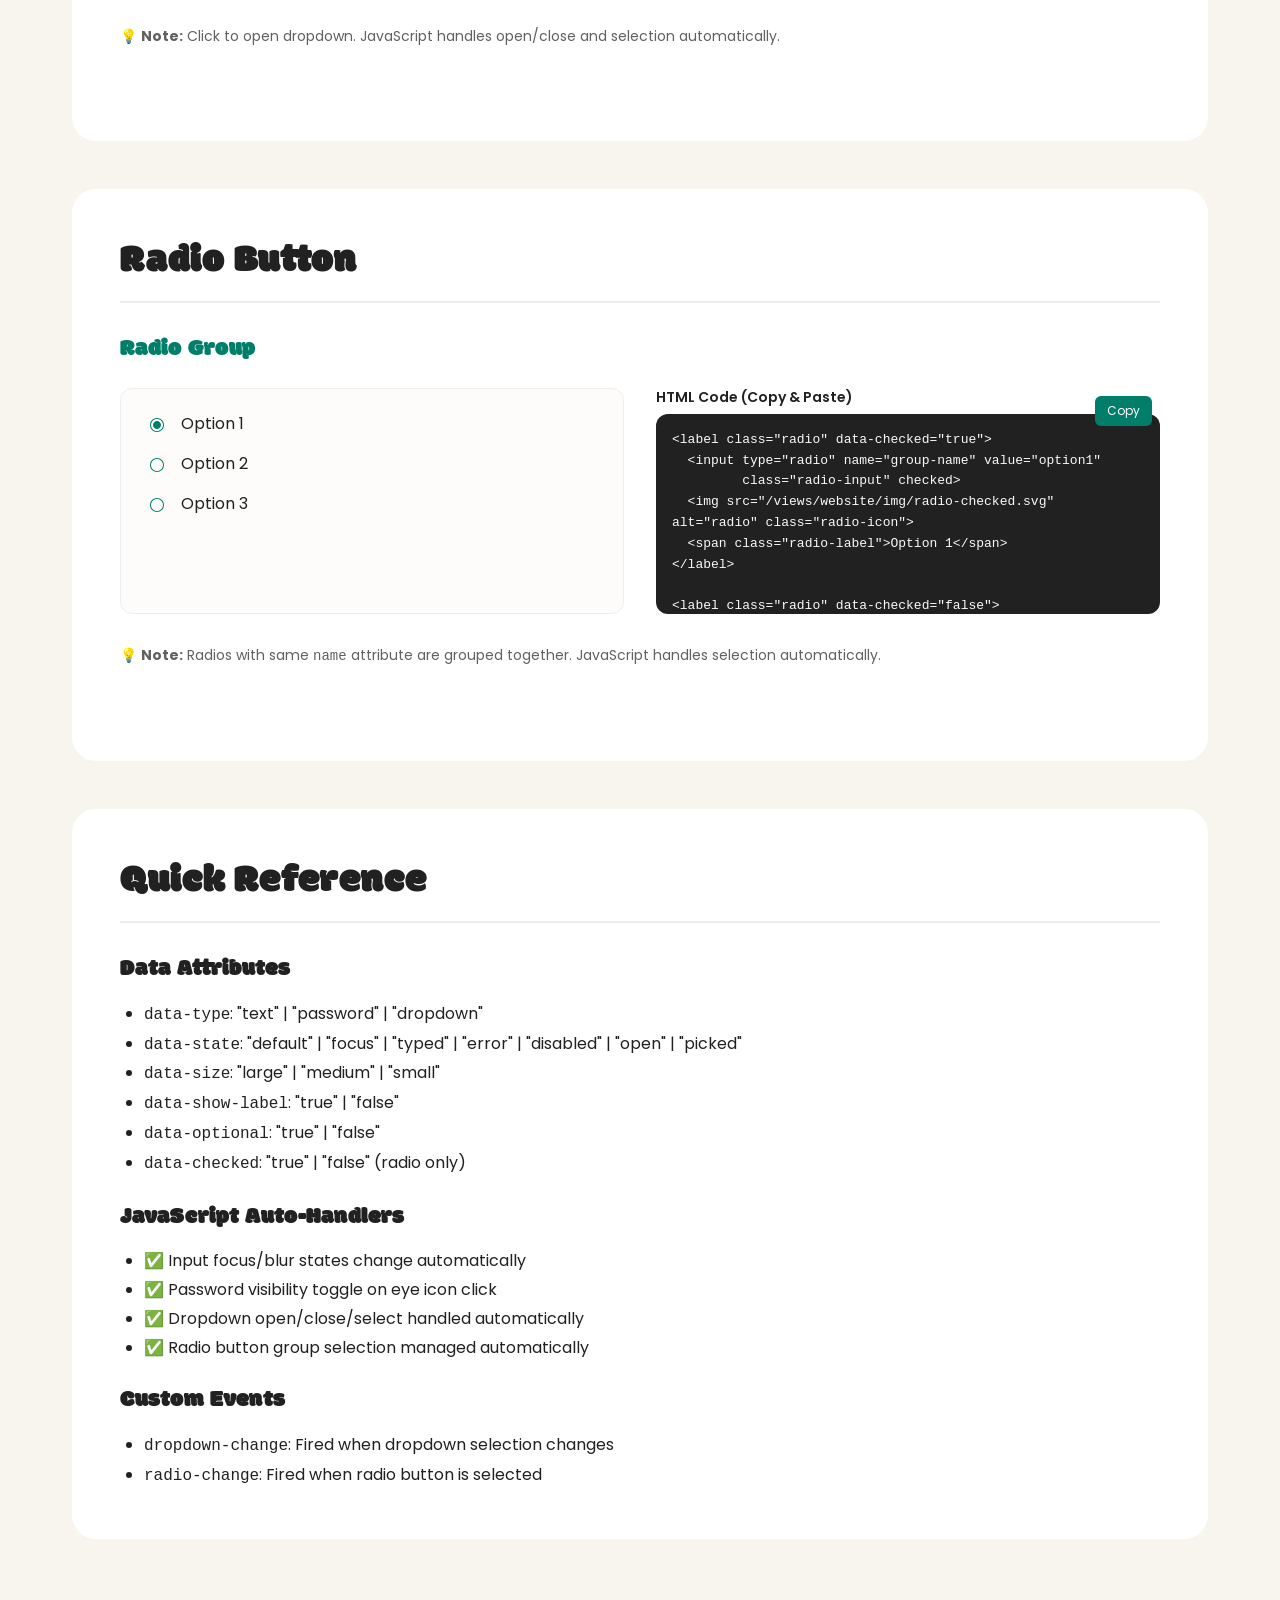
<file: Playground/input.html>
<!DOCTYPE html>
<html lang="en">
<head>
  <meta charset="UTF-8">
  <meta name="viewport" content="width=device-width, initial-scale=1.0">
  <title>Input Components Demo - Candy Crunch Design System</title>
  
  <!-- Google Fonts -->
  <link rel="preconnect" href="https://fonts.googleapis.com">
  <link rel="preconnect" href="https://fonts.gstatic.com" crossorigin>
  <link href="https://fonts.googleapis.com/css2?family=Modak&family=Poppins:wght@400;500;600;700&display=swap" rel="stylesheet">
  
  <!-- Main CSS -->
  <link rel="stylesheet" href="../views/website/css/main.css">
  
  <style>
    .demo-container {
      max-width: 1200px;
      margin: 0 auto;
      padding: var(--spacing-64) var(--spacing-32);
      background: var(--beige-500);
      min-height: 100vh;
    }
    
    .demo-header {
      text-align: center;
      margin-bottom: var(--spacing-64);
    }
    
    .demo-title {
      font: var(--heading-1);
      color: var(--text-black);
      margin-bottom: var(--spacing-16);
    }
    
    .demo-subtitle {
      font: var(--body-large-regular);
      color: var(--text-subtitle);
    }
    
    .demo-section {
      background: white;
      border-radius: var(--spacing-24);
      padding: var(--spacing-48);
      margin-bottom: var(--spacing-48);
    }
    
    .section-title {
      font: var(--heading-3);
      color: var(--text-black);
      margin-bottom: var(--spacing-32);
      padding-bottom: var(--spacing-16);
      border-bottom: 2px solid var(--gray-200);
    }
    
    .component-group {
      margin-bottom: var(--spacing-48);
    }
    
    .group-title {
      font: var(--heading-5);
      color: var(--green-500);
      margin-bottom: var(--spacing-24);
    }
    
    .component-row {
      display: grid;
      grid-template-columns: repeat(auto-fit, minmax(300px, 1fr));
      gap: var(--spacing-32);
      margin-bottom: var(--spacing-24);
    }
    
    .component-wrapper {
      display: flex;
      flex-direction: column;
      gap: var(--spacing-8);
    }
    
    .component-description {
      font: var(--footnote-regular);
      color: var(--text-subtitle);
      margin-top: var(--spacing-4);
    }
    
    .radio-group {
      display: flex;
      flex-direction: column;
      gap: var(--spacing-16);
    }
    
    /* Fix for dropdown positioning in demo */
    .input {
      position: relative;
    }
    
    /* Two Column Layout - Demo + Code */
    .demo-code-layout {
      display: grid;
      grid-template-columns: 1fr 1fr;
      gap: var(--spacing-32);
      margin-bottom: var(--spacing-32);
    }
    
    .demo-preview {
      background: var(--beige-100);
      padding: var(--spacing-24);
      border-radius: var(--border-radius-12);
      border: 1px solid var(--gray-200);
    }
    
    .code-snippet {
      position: relative;
    }
    
    .code-snippet pre {
      background: var(--gray-900);
      color: var(--gray-50);
      padding: var(--spacing-16);
      border-radius: var(--border-radius-12);
      overflow-x: auto;
      overflow-y: auto;
      max-height: 200px;
      white-space: pre-wrap;
      word-wrap: break-word;
      max-width: 100%;
      font-family: 'Courier New', monospace;
      font-size: 13px;
      line-height: 1.6;
      margin: 0;
    }
    
    .code-snippet-label {
      font: var(--footnote-semibold);
      color: var(--text-black);
      margin-bottom: var(--spacing-8);
      display: block;
    }
    
    .copy-btn {
      position: absolute;
      top: 8px;
      right: 8px;
      padding: 6px 12px;
      background: var(--green-500);
      color: white;
      border: none;
      border-radius: 6px;
      font-size: 12px;
      cursor: pointer;
      transition: all 0.2s;
    }
    
    .copy-btn:hover {
      background: var(--green-600);
    }
    
    .copy-btn:active {
      transform: scale(0.95);
    }
    
    @media (max-width: 968px) {
      .demo-code-layout {
        grid-template-columns: 1fr;
      }
    }
  </style>
</head>
<body>
  
  <div class="demo-container">
    
    <!-- Header -->
    <div class="demo-header">
      <h1 class="demo-title">Input Components</h1>
      <p class="demo-subtitle">Design System with Data Attributes</p>
    </div>
    
    <!-- ========================================
         TEXT INPUT COMPONENTS
         ======================================== -->
    <section class="demo-section">
      <h2 class="section-title">Text Input</h2>
      
      <!-- Basic Text Input -->
      <div class="component-group">
        <h3 class="group-title">Basic Text Input (Medium Size)</h3>
        
        <div class="demo-code-layout">
          <!-- Demo -->
          <div class="demo-preview">
            <div class="input" data-type="text" data-state="default" data-size="medium" data-show-label="true" data-optional="false">
              <label class="input-label">Label</label>
              <div class="input-field">
                <input type="text" placeholder="e.g. placeholder">
              </div>
            </div>
          </div>
          
          <!-- Code -->
          <div class="code-snippet">
            <span class="code-snippet-label">HTML Code (Copy & Paste)</span>
            <button class="copy-btn" onclick="copyCode(this)">Copy</button>
            <pre><code>&lt;div class="input" data-type="text" data-state="default" data-size="medium"&gt;
  &lt;label class="input-label"&gt;Label&lt;/label&gt;
  &lt;div class="input-field"&gt;
    &lt;input type="text" placeholder="e.g. placeholder"&gt;
  &lt;/div&gt;
&lt;/div&gt;</code></pre>
          </div>
        </div>
      </div>
      
      <!-- With Optional Label -->
      <div class="component-group">
        <h3 class="group-title">With Optional Label</h3>
        
        <div class="demo-code-layout">
          <!-- Demo -->
          <div class="demo-preview">
            <div class="input" data-type="text" data-state="default" data-size="medium" data-show-label="true" data-optional="true">
              <label class="input-label">Label</label>
              <div class="input-field">
                <input type="text" placeholder="e.g. placeholder">
              </div>
            </div>
          </div>
          
          <!-- Code -->
          <div class="code-snippet">
            <span class="code-snippet-label">HTML Code (Copy & Paste)</span>
            <button class="copy-btn" onclick="copyCode(this)">Copy</button>
            <pre><code>&lt;div class="input" data-optional="true"&gt;
  &lt;label class="input-label"&gt;Label&lt;/label&gt;
  &lt;div class="input-field"&gt;
    &lt;input type="text" placeholder="e.g. placeholder"&gt;
  &lt;/div&gt;
&lt;/div&gt;</code></pre>
          </div>
        </div>
      </div>
      
      <!-- Error State -->
      <div class="component-group">
        <h3 class="group-title">Error State</h3>
        
        <div class="demo-code-layout">
          <!-- Demo -->
          <div class="demo-preview">
            <div class="input" data-type="text" data-state="error" data-size="medium">
              <label class="input-label">Label</label>
              <div class="input-field">
                <input type="text" value="Invalid data" placeholder="e.g. placeholder">
              </div>
              <span class="input-error-message">Invalid input data</span>
            </div>
          </div>
          
          <!-- Code -->
          <div class="code-snippet">
            <span class="code-snippet-label">HTML Code (Copy & Paste)</span>
            <button class="copy-btn" onclick="copyCode(this)">Copy</button>
            <pre><code>&lt;div class="input" data-state="error"&gt;
  &lt;label class="input-label"&gt;Label&lt;/label&gt;
  &lt;div class="input-field"&gt;
    &lt;input type="text" placeholder="e.g. placeholder"&gt;
  &lt;/div&gt;
  &lt;span class="input-error-message"&gt;Error message&lt;/span&gt;
&lt;/div&gt;</code></pre>
          </div>
        </div>
      </div>
      
      <!-- Disabled State -->
      <div class="component-group">
        <h3 class="group-title">Disabled State</h3>
        
        <div class="demo-code-layout">
          <!-- Demo -->
          <div class="demo-preview">
            <div class="input" data-type="text" data-state="disabled" data-size="medium">
              <label class="input-label">Label</label>
              <div class="input-field">
                <input type="text" placeholder="e.g. placeholder" disabled>
              </div>
            </div>
          </div>
          
          <!-- Code -->
          <div class="code-snippet">
            <span class="code-snippet-label">HTML Code (Copy & Paste)</span>
            <button class="copy-btn" onclick="copyCode(this)">Copy</button>
            <pre><code>&lt;div class="input" data-state="disabled"&gt;
  &lt;label class="input-label"&gt;Label&lt;/label&gt;
  &lt;div class="input-field"&gt;
    &lt;input type="text" placeholder="e.g. placeholder" disabled&gt;
  &lt;/div&gt;
&lt;/div&gt;</code></pre>
          </div>
        </div>
        
        <p style="font: var(--footnote-regular); color: var(--text-subtitle); margin-top: var(--spacing-16);">
          💡 <strong>Note:</strong> Add <code>disabled</code> attribute to the input element and set <code>data-state="disabled"</code> on wrapper.
        </p>
      </div>
      
      <!-- Different Sizes -->
      <div class="component-group">
        <h3 class="group-title">Sizes: Large / Medium / Small</h3>
        
        <div class="demo-code-layout">
          <!-- Demo -->
          <div class="demo-preview">
            <div class="input" data-size="large" style="margin-bottom: 16px;">
              <label class="input-label">Large (18px)</label>
              <div class="input-field">
                <input type="text" placeholder="Large input">
              </div>
            </div>
            
            <div class="input" data-size="medium" style="margin-bottom: 16px;">
              <label class="input-label">Medium (16px)</label>
              <div class="input-field">
                <input type="text" placeholder="Medium input">
              </div>
            </div>
            
            <div class="input" data-size="small">
              <label class="input-label">Small (14px)</label>
              <div class="input-field">
                <input type="text" placeholder="Small input">
              </div>
            </div>
          </div>
          
          <!-- Code -->
          <div class="code-snippet">
            <span class="code-snippet-label">HTML Code (Copy & Paste)</span>
            <button class="copy-btn" onclick="copyCode(this)">Copy</button>
            <pre><code>&lt;!-- Large --&gt;
&lt;div class="input" data-size="large"&gt;...&lt;/div&gt;

&lt;!-- Medium (Default) --&gt;
&lt;div class="input" data-size="medium"&gt;...&lt;/div&gt;

&lt;!-- Small --&gt;
&lt;div class="input" data-size="small"&gt;...&lt;/div&gt;</code></pre>
          </div>
        </div>
      </div>
    </section>
    
    <!-- ========================================
         PASSWORD INPUT COMPONENTS
         ======================================== -->
    <section class="demo-section">
      <h2 class="section-title">Password Input</h2>
      
      <div class="component-group">
        <h3 class="group-title">Password with Toggle Visibility</h3>
        
        <div class="demo-code-layout">
          <!-- Demo -->
          <div class="demo-preview">
            <div class="input" data-type="password" data-state="default" data-size="medium">
              <label class="input-label">Password</label>
              <div class="input-field">
                <input type="password" placeholder="Enter your password">
                <button class="input-icon password-toggle" type="button">
                  <img src="../views/website/img/eye-closed.svg" alt="Toggle password" class="eye-icon">
                </button>
              </div>
            </div>
          </div>
          
          <!-- Code -->
          <div class="code-snippet">
            <span class="code-snippet-label">HTML Code (Copy & Paste)</span>
            <button class="copy-btn" onclick="copyCode(this)">Copy</button>
            <pre><code>&lt;div class="input" data-type="password" data-size="medium"&gt;
  &lt;label class="input-label"&gt;Password&lt;/label&gt;
  &lt;div class="input-field"&gt;
    &lt;input type="password" placeholder="Enter your password"&gt;
    &lt;button class="input-icon password-toggle" type="button"&gt;
      &lt;img src="/views/website/img/eye-closed.svg" alt="Toggle password" class="eye-icon"&gt;
    &lt;/button&gt;
  &lt;/div&gt;
&lt;/div&gt;</code></pre>
          </div>
        </div>
        
        <p style="font: var(--footnote-regular); color: var(--text-subtitle); margin-top: var(--spacing-16);">
          💡 <strong>Note:</strong> Click the eye icon to toggle password visibility. JavaScript handles this automatically.
        </p>
      </div>
    </section>
    
    <!-- ========================================
         DROPDOWN COMPONENTS
         ======================================== -->
    <section class="demo-section">
      <h2 class="section-title">Dropdown / Select</h2>
      
      <div class="component-group">
        <h3 class="group-title">Basic Dropdown</h3>
        
        <div class="demo-code-layout">
          <!-- Demo -->
          <div class="demo-preview">
            <div class="input" data-type="dropdown" data-state="default" data-size="medium">
              <label class="input-label">Choose an option</label>
              <div class="input-field">
                <div class="dropdown-trigger">
                  <span class="dropdown-text" style="color: var(--input-text-placeholder);">Select option</span>
                  <img src="../views/website/img/dropdown-arrow.svg" alt="dropdown" class="dropdown-arrow">
                </div>
                <div class="dropdown-menu">
                  <button class="dropdown-option" data-value="1">Option 1</button>
                  <button class="dropdown-option" data-value="2">Option 2</button>
                  <button class="dropdown-option" data-value="3">Option 3</button>
                </div>
              </div>
            </div>
          </div>
          
          <!-- Code -->
          <div class="code-snippet">
            <span class="code-snippet-label">HTML Code (Copy & Paste)</span>
            <button class="copy-btn" onclick="copyCode(this)">Copy</button>
            <pre><code>&lt;div class="input" data-type="dropdown" data-size="medium"&gt;
  &lt;label class="input-label"&gt;Choose an option&lt;/label&gt;
  &lt;div class="input-field"&gt;
    &lt;div class="dropdown-trigger"&gt;
      &lt;span class="dropdown-text"&gt;Select option&lt;/span&gt;
      &lt;svg xmlns="http://www.w3.org/2000/svg" width="24" height="24" viewBox="0 0 24 24" fill="none" class="dropdown-arrow"&gt;
        &lt;path d="M18 9L12 15L6 9" stroke="currentColor" stroke-width="2" stroke-linecap="round" stroke-linejoin="round"/&gt;
      &lt;/svg&gt;
    &lt;/div&gt;
    &lt;div class="dropdown-menu"&gt;
      &lt;button class="dropdown-option" data-value="1"&gt;Option 1&lt;/button&gt;
      &lt;button class="dropdown-option" data-value="2"&gt;Option 2&lt;/button&gt;
      &lt;button class="dropdown-option" data-value="3"&gt;Option 3&lt;/button&gt;
    &lt;/div&gt;
  &lt;/div&gt;
&lt;/div&gt;</code></pre>
          </div>
        </div>
        
        <p style="font: var(--footnote-regular); color: var(--text-subtitle); margin-top: var(--spacing-16);">
          💡 <strong>Note:</strong> Click to open dropdown. JavaScript handles open/close and selection automatically.
        </p>
      </div>
    </section>
    
    <!-- ========================================
         RADIO BUTTON COMPONENTS
         ======================================== -->
    <section class="demo-section">
      <h2 class="section-title">Radio Button</h2>
      
      <div class="component-group">
        <h3 class="group-title">Radio Group</h3>
        
        <div class="demo-code-layout">
          <!-- Demo -->
          <div class="demo-preview">
            <div class="radio-group">
              <label class="radio" data-checked="true">
                <input type="radio" name="demo-group" value="option1" class="radio-input" checked>
                <img src="../views/website/img/radio-checked.svg" alt="radio" class="radio-icon">
                <span class="radio-label">Option 1</span>
              </label>
              
              <label class="radio" data-checked="false">
                <input type="radio" name="demo-group" value="option2" class="radio-input">
                <img src="../views/website/img/radio-unchecked.svg" alt="radio" class="radio-icon">
                <span class="radio-label">Option 2</span>
              </label>
              
              <label class="radio" data-checked="false">
                <input type="radio" name="demo-group" value="option3" class="radio-input">
                <img src="../views/website/img/radio-unchecked.svg" alt="radio" class="radio-icon">
                <span class="radio-label">Option 3</span>
              </label>
            </div>
          </div>
          
          <!-- Code -->
          <div class="code-snippet">
            <span class="code-snippet-label">HTML Code (Copy & Paste)</span>
            <button class="copy-btn" onclick="copyCode(this)">Copy</button>
            <pre><code>&lt;label class="radio" data-checked="true"&gt;
  &lt;input type="radio" name="group-name" value="option1" 
         class="radio-input" checked&gt;
  &lt;img src="/views/website/img/radio-checked.svg" alt="radio" class="radio-icon"&gt;
  &lt;span class="radio-label"&gt;Option 1&lt;/span&gt;
&lt;/label&gt;

&lt;label class="radio" data-checked="false"&gt;
  &lt;input type="radio" name="group-name" value="option2" 
         class="radio-input"&gt;
  &lt;img src="/views/website/img/radio-unchecked.svg" alt="radio" class="radio-icon"&gt;
  &lt;span class="radio-label"&gt;Option 2&lt;/span&gt;
&lt;/label&gt;</code></pre>
          </div>
        </div>
        
        <p style="font: var(--footnote-regular); color: var(--text-subtitle); margin-top: var(--spacing-16);">
          💡 <strong>Note:</strong> Radios with same <code>name</code> attribute are grouped together. JavaScript handles selection automatically.
        </p>
      </div>
    </section>
    
    <!-- Usage Guide -->
    <section class="demo-section">
      <h2 class="section-title">Quick Reference</h2>
      
      <div style="font: var(--body-regular); color: var(--text-black); line-height: 1.8;">
        <h3 style="font: var(--heading-5); margin-bottom: var(--spacing-16);">Data Attributes</h3>
        <ul style="margin-left: var(--spacing-24); margin-bottom: var(--spacing-24);">
          <li><code>data-type</code>: "text" | "password" | "dropdown"</li>
          <li><code>data-state</code>: "default" | "focus" | "typed" | "error" | "disabled" | "open" | "picked"</li>
          <li><code>data-size</code>: "large" | "medium" | "small"</li>
          <li><code>data-show-label</code>: "true" | "false"</li>
          <li><code>data-optional</code>: "true" | "false"</li>
          <li><code>data-checked</code>: "true" | "false" (radio only)</li>
        </ul>
        
        <h3 style="font: var(--heading-5); margin-bottom: var(--spacing-16);">JavaScript Auto-Handlers</h3>
        <ul style="margin-left: var(--spacing-24); margin-bottom: var(--spacing-24);">
          <li>✅ Input focus/blur states change automatically</li>
          <li>✅ Password visibility toggle on eye icon click</li>
          <li>✅ Dropdown open/close/select handled automatically</li>
          <li>✅ Radio button group selection managed automatically</li>
        </ul>
        
        <h3 style="font: var(--heading-5); margin-bottom: var(--spacing-16);">Custom Events</h3>
        <ul style="margin-left: var(--spacing-24);">
          <li><code>dropdown-change</code>: Fired when dropdown selection changes</li>
          <li><code>radio-change</code>: Fired when radio button is selected</li>
        </ul>
      </div>
    </section>
  
  </div>
  
  <!-- Copy to Clipboard Script -->
  <script>
    function copyCode(btn) {
      const codeBlock = btn.parentElement.querySelector('pre code');
      if (!codeBlock) {
        console.error('Code block not found');
        return;
      }
      
      const text = codeBlock.textContent;
      
      // Fallback for older browsers or non-HTTPS
      if (navigator.clipboard && navigator.clipboard.writeText) {
        navigator.clipboard.writeText(text).then(() => {
          const originalText = btn.textContent;
          btn.textContent = 'Copied!';
          btn.style.background = 'var(--green-600)';
          
          setTimeout(() => {
            btn.textContent = originalText;
            btn.style.background = 'var(--green-500)';
          }, 2000);
        }).catch(err => {
          console.error('Failed to copy:', err);
          alert('Copy failed. Please copy manually.');
        });
      } else {
        // Fallback method
        const textarea = document.createElement('textarea');
        textarea.value = text;
        textarea.style.position = 'fixed';
        textarea.style.opacity = '0';
        document.body.appendChild(textarea);
        textarea.select();
        
        try {
          document.execCommand('copy');
          btn.textContent = 'Copied!';
          btn.style.background = 'var(--green-600)';
          
          setTimeout(() => {
            btn.textContent = 'Copy';
            btn.style.background = 'var(--green-500)';
          }, 2000);
        } catch (err) {
          console.error('Fallback copy failed:', err);
        }
        
        document.body.removeChild(textarea);
      }
    }
  </script>
  
  <!-- Main JavaScript -->
  <script src="../views/website/js/main.js"></script>
  
</body>
</html>
</file>
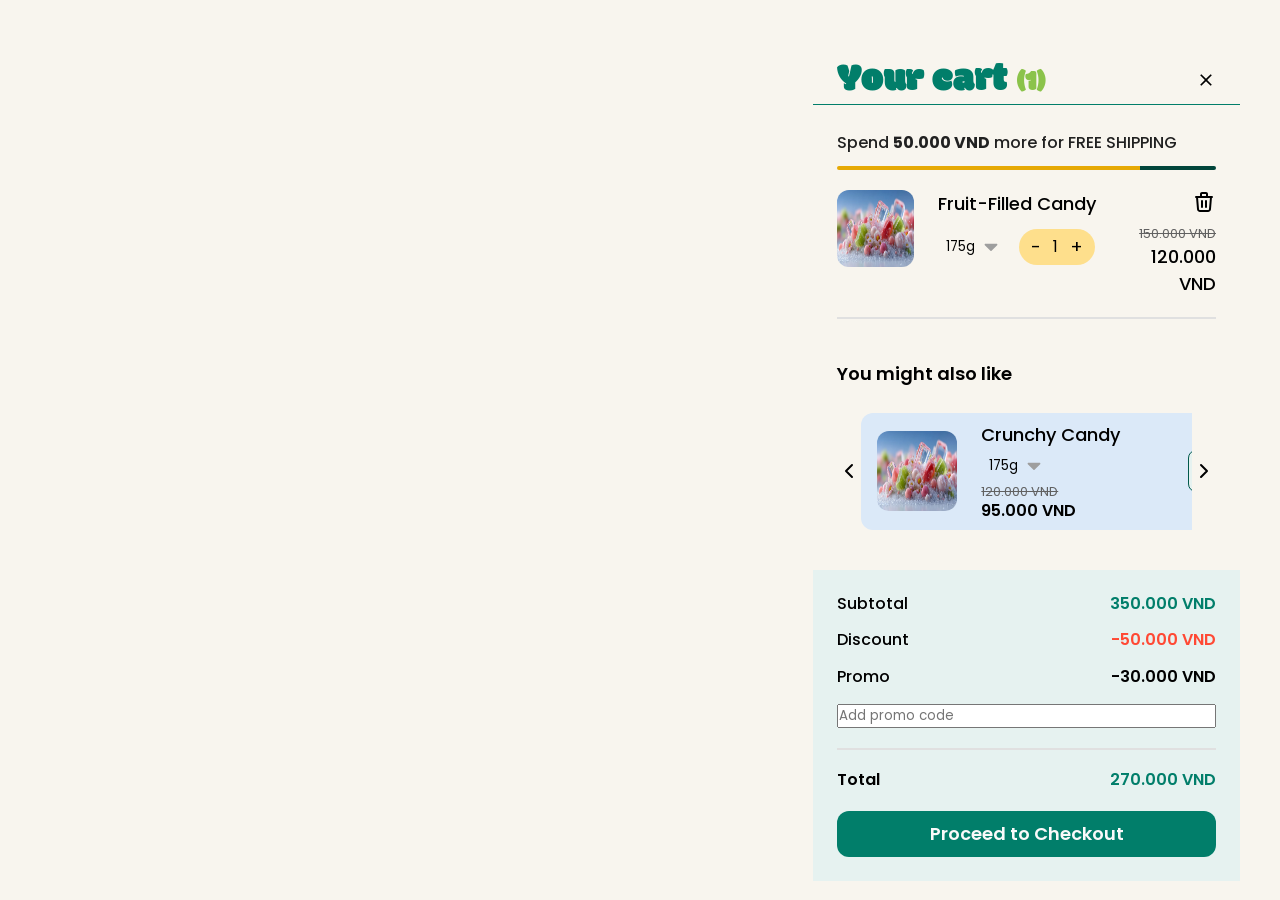
<file: views/website/php/cart.html>
<!DOCTYPE html>
<html lang="en">
<head>
    <meta charset="UTF-8">
    <meta name="viewport" content="width=device-width, initial-scale=1.0">
    <title>Cart</title>
    <!-- Preload Google Fonts for faster loading -->
    <link rel="preconnect" href="https://fonts.googleapis.com">
    <link rel="preconnect" href="https://fonts.gstatic.com" crossorigin>
    <link href="https://fonts.googleapis.com/css2?family=Modak&family=Poppins:ital,wght@0,100;0,200;0,300;0,400;0,500;0,600;0,700;0,800;0,900;1,100;1,200;1,300;1,400;1,500;1,600;1,700;1,800;1,900&family=Quicksand:wght@300..700&display=swap" rel="stylesheet">
    <link rel="stylesheet" href="../css/cart.css">
    <link rel="stylesheet" href="../css/main.css">
</head>
<body>
    <!-- OVERLAY -->
    <div class="cart-overlay">
        <!-- GIỎ HÀNG -->
        <aside class="cart-panel">
            <!-- TIÊU ĐỀ + SẢN PHẨM TRONG GIỎ-->
            <div class="cart-info">
                <!-- CART TITLE -->
                <div class="cart-title">
                    <h3>Your cart <span class="cart-count">(1)</span></h3>
            
                    <button class="cart-close" aria-label="Close cart">
                        <svg xmlns="http://www.w3.org/2000/svg" width="20" height="20" viewBox="0 0 20 20" fill="none">
                            <path d="M15.8333 5.34199L14.6583 4.16699L9.99996 8.82533L5.34163 4.16699L4.16663 5.34199L8.82496 10.0003L4.16663 14.6587L5.34163 15.8337L9.99996 11.1753L14.6583 15.8337L15.8333 14.6587L11.175 10.0003L15.8333 5.34199Z" fill="black"/>
                        </svg>
                    </button>
                </div>
            
                <!-- CART PRODUCT -->
                <div class="cart-product">
            
                    <!-- EMPTY STATE -->
                    <!--
                    <div class="cart-empty">
                        Your shopping cart is empty.
                    </div>
                    -->
            
                    <!-- HAS PRODUCT STATE -->
                    <div class="cart-has-product">
            
                        <!-- FREE SHIPPING INFO -->
                        <div class="free-shipping">
                            <p>Spend <strong>50.000 VND</strong> more for FREE SHIPPING</p>
            
                            <div class="shipping-bar">
                                <span class="bar-yellow"></span>
                                <span class="bar-green"></span>
                            </div>
                        </div>
            
                        <!-- PRODUCT LIST -->
                        <div class="product-list">
                            <!-- SINGLE PRODUCT -->
                            <div class="product-item">
            
                                <!-- LEFT -->
                                <div class="product-left">
                                    <img class="product-image" src="../img/about_story.jpg" alt="Product name" />

                                    <div class="product-info">
                                        <h4 class="product-name">Fruit-Filled Candy</h4>
            
                                        <div class="product-meta">
                                            <button class="product-attribute">
                                                175g
                                                <svg xmlns="http://www.w3.org/2000/svg" width="16" height="16" viewBox="0 0 16 16" fill="none">
                                                    <path d="M14.4 5.5998C14.4 5.81647 14.3208 6.00397 14.1625 6.1623L8.56248 11.7623C8.40414 11.9206 8.21664 11.9998 7.99998 11.9998C7.78331 11.9998 7.59581 11.9206 7.43748 11.7623L1.83748 6.1623C1.67914 6.00397 1.59998 5.81647 1.59998 5.5998C1.59998 5.38314 1.67914 5.19564 1.83748 5.0373C1.99581 4.87897 2.18331 4.7998 2.39998 4.7998H13.6C13.8166 4.7998 14.0041 4.87897 14.1625 5.0373C14.3208 5.19564 14.4 5.38314 14.4 5.5998Z" fill="#9E9E9E"/>
                                                </svg>
                                            </button>
            
                                            <div class="quantity-control">
                                                <button>-</button>
                                                <span>1</span>
                                                <button>+</button>
                                            </div>
                                        </div>
                                    </div>
                                </div>
            
                                <!-- RIGHT -->
                                <div class="product-right">
                                    <button class="remove-product" aria-label="Remove product">
                                        <svg xmlns="http://www.w3.org/2000/svg" width="24" height="24" viewBox="0 0 24 24" fill="none">
                                            <path d="M4 7H20M10 11V17M14 11V17M5 7L6 19C6 19.5304 6.21071 20.0391 6.58579 20.4142C6.96086 20.7893 7.46957 21 8 21H16C16.5304 21 17.0391 20.7893 17.4142 20.4142C17.7893 20.0391 18 19.5304 18 19L19 7M9 7V4C9 3.73478 9.10536 3.48043 9.29289 3.29289C9.48043 3.10536 9.73478 3 10 3H14C14.2652 3 14.5196 3.10536 14.7071 3.29289C14.8946 3.48043 15 3.73478 15 4V7" stroke="black" stroke-width="2" stroke-linecap="round" stroke-linejoin="round"/>
                                        </svg>
                                    </button>
            
                                    <div class="product-price">
                                        <span class="price-old">150.000 VND</span>
                                        <span class="price-new">120.000 VND</span>
                                    </div>
                                </div>
            
                            </div>
            
                        </div>
            
                    </div>
                </div>
            
            </div>
            
            <!-- UPSELL PRODUCT -->
            <div class="upsell-section">
                <!-- TITLE -->
                <p class="upsell-title">You might also like</p>
            
                <!-- SLIDER -->
                <div class="upsell-slider">
            
                    <!-- LEFT ARROW -->
                    <button class="upsell-nav left" aria-label="Upsell-Previous">
                        <svg xmlns="http://www.w3.org/2000/svg" width="24" height="24" viewBox="0 0 24 24" fill="none">
                            <path d="M15 18L9 12L15 6" stroke="black" stroke-width="2" stroke-linecap="round" stroke-linejoin="round"/>
                        </svg>
                    </button>
            
                    <!-- TRACK -->
                    <div class="upsell-track">
            
                        <!-- ITEM -->
                        <div class="upsell-item">
            
                            <!-- LEFT -->
                            <div class="upsell-left">
                                <img src="../img/about_story.jpg" alt="Upsell product" class="upsell-image" />

                                <div class="upsell-info">
                                    <h5 class="upsell-name">Crunchy Candy</h5>
                                    <button class="upsell-attribute">
                                        175g
                                        <svg xmlns="http://www.w3.org/2000/svg" width="16" height="16" viewBox="0 0 16 16" fill="none">
                                            <path d="M14.4 5.5998C14.4 5.81647 14.3208 6.00397 14.1625 6.1623L8.56248 11.7623C8.40414 11.9206 8.21664 11.9998 7.99998 11.9998C7.78331 11.9998 7.59581 11.9206 7.43748 11.7623L1.83748 6.1623C1.67914 6.00397 1.59998 5.81647 1.59998 5.5998C1.59998 5.38314 1.67914 5.19564 1.83748 5.0373C1.99581 4.87897 2.18331 4.7998 2.39998 4.7998H13.6C13.8166 4.7998 14.0041 4.87897 14.1625 5.0373C14.3208 5.19564 14.4 5.38314 14.4 5.5998Z" fill="#9E9E9E"/>
                                        </svg>
                                    </button>
            
                                    <div class="upsell-price">
                                        <span class="price-old">120.000 VND</span>
                                        <span class="price-new">95.000 VND</span>
                                    </div>
                                </div>
                            </div>
            
                            <!-- RIGHT -->
                            <button class="upsell-add" aria-label="Upsell-Add to cart">
                                <svg xmlns="http://www.w3.org/2000/svg" width="24" height="24" viewBox="0 0 24 24" fill="none">
                                    <mask id="path-1-inside-1_1663_5327" fill="white">
                                      <path d="M10.3085 13.0568C10.1402 13.0568 9.97883 13.1236 9.85984 13.2426C9.74085 13.3616 9.67401 13.523 9.67401 13.6912C9.67401 13.8595 9.74085 14.0209 9.85984 14.1399C9.97883 14.2589 10.1402 14.3257 10.3085 14.3257H13.6923C13.8606 14.3257 14.0219 14.2589 14.1409 14.1399C14.2599 14.0209 14.3268 13.8595 14.3268 13.6912C14.3268 13.523 14.2599 13.3616 14.1409 13.2426C14.0219 13.1236 13.8606 13.0568 13.6923 13.0568H10.3085Z"/>
                                      <path fill-rule="evenodd" clip-rule="evenodd" d="M14.2549 3.81893C14.4053 3.74371 14.5795 3.73131 14.739 3.78445C14.8986 3.83759 15.0306 3.95193 15.1059 4.10232L16.6396 7.16976C17.0011 7.18724 17.331 7.21713 17.6294 7.25943C18.5227 7.38717 19.2621 7.66295 19.7874 8.31265C20.3128 8.96234 20.4278 9.74316 20.366 10.6433C20.3068 11.5154 20.07 12.616 19.7756 13.9907L19.394 15.7731C19.1952 16.7011 19.0337 17.4532 18.8306 18.0403C18.6191 18.6536 18.34 19.157 17.8646 19.5419C17.3891 19.9268 16.8376 20.0934 16.1946 20.1721C15.5771 20.2474 14.8073 20.2474 13.8598 20.2474H10.141C9.19181 20.2474 8.42284 20.2474 7.80529 20.1721C7.16237 20.0934 6.6108 19.9268 6.13538 19.5419C5.65995 19.157 5.38078 18.6536 5.16929 18.0411C4.96626 17.4532 4.80553 16.7011 4.60589 15.774L4.22436 13.9915C3.92997 12.616 3.69395 11.5154 3.63388 10.6433C3.57213 9.74316 3.68718 8.96319 4.21252 8.31265C4.73701 7.66295 5.47638 7.38717 6.36971 7.25943C6.66861 7.2177 6.99853 7.18781 7.35947 7.16976L8.89573 4.10232C8.97167 3.95312 9.10351 3.83998 9.26251 3.78757C9.42151 3.73515 9.59478 3.7477 9.74457 3.82248C9.89435 3.89726 10.0085 4.02821 10.0622 4.1868C10.1158 4.34538 10.1046 4.51875 10.031 4.66911L8.79591 7.13677C9.10383 7.13507 9.42784 7.13451 9.76791 7.13508H14.2329C14.5729 7.13508 14.8969 7.13564 15.2049 7.13677L13.9706 4.66911C13.8954 4.51867 13.883 4.34452 13.9361 4.18493C13.9893 4.02535 14.1036 3.8934 14.254 3.81808M6.69794 8.49537L6.35702 9.17721C6.31903 9.25184 6.2962 9.33324 6.28982 9.41673C6.28345 9.50022 6.29367 9.58415 6.31988 9.66368C6.3461 9.7432 6.3878 9.81675 6.44258 9.88008C6.49736 9.94341 6.56413 9.99527 6.63905 10.0327C6.71396 10.0701 6.79554 10.0923 6.87908 10.098C6.96262 10.1037 7.04646 10.0929 7.12578 10.066C7.2051 10.0392 7.27832 9.99692 7.34123 9.94165C7.40413 9.88638 7.45547 9.81921 7.49229 9.744L8.15806 8.41247C8.64025 8.40401 9.19012 8.40316 9.81951 8.40316H14.1813C14.8107 8.40316 15.3605 8.40316 15.8427 8.41162L16.5085 9.744C16.5844 9.8932 16.7163 10.0063 16.8753 10.0588C17.0343 10.1112 17.2075 10.0986 17.3573 10.0238C17.5071 9.94907 17.6213 9.81811 17.6749 9.65953C17.7286 9.50094 17.7174 9.32758 17.6438 9.17721L17.3028 8.49537L17.45 8.51483C18.1979 8.62227 18.5642 8.81768 18.801 9.10954C19.0337 9.39716 19.1479 9.78884 19.1022 10.5181H4.89859C4.85291 9.78884 4.96711 9.39716 5.19975 9.10954C5.43662 8.81768 5.80291 8.62227 6.55074 8.51483L6.69794 8.49537ZM5.47638 13.7758C5.33094 13.1152 5.19529 12.4525 5.06947 11.7878H18.9313C18.805 12.4524 18.669 13.1152 18.5236 13.7758L18.1615 15.4677C17.9517 16.4448 17.8062 17.1207 17.6311 17.6266C17.4619 18.1173 17.2893 18.3761 17.0668 18.5555C16.8452 18.7348 16.555 18.8499 16.0415 18.9125C15.5094 18.9776 14.8174 18.9785 13.8183 18.9785H10.1816C9.18335 18.9785 8.49136 18.9776 7.95926 18.9125C7.44492 18.8499 7.1556 18.7348 6.93396 18.5555C6.71147 18.3761 6.53805 18.1164 6.36971 17.6266C6.19459 17.1207 6.04824 16.4448 5.83929 15.4677L5.47638 13.7758Z"/>
                                    </mask>
                                    <path d="M10.3085 13.0568C10.1402 13.0568 9.97883 13.1236 9.85984 13.2426C9.74085 13.3616 9.67401 13.523 9.67401 13.6912C9.67401 13.8595 9.74085 14.0209 9.85984 14.1399C9.97883 14.2589 10.1402 14.3257 10.3085 14.3257H13.6923C13.8606 14.3257 14.0219 14.2589 14.1409 14.1399C14.2599 14.0209 14.3268 13.8595 14.3268 13.6912C14.3268 13.523 14.2599 13.3616 14.1409 13.2426C14.0219 13.1236 13.8606 13.0568 13.6923 13.0568H10.3085Z" fill="black"/>
                                    <path fill-rule="evenodd" clip-rule="evenodd" d="M14.2549 3.81893C14.4053 3.74371 14.5795 3.73131 14.739 3.78445C14.8986 3.83759 15.0306 3.95193 15.1059 4.10232L16.6396 7.16976C17.0011 7.18724 17.331 7.21713 17.6294 7.25943C18.5227 7.38717 19.2621 7.66295 19.7874 8.31265C20.3128 8.96234 20.4278 9.74316 20.366 10.6433C20.3068 11.5154 20.07 12.616 19.7756 13.9907L19.394 15.7731C19.1952 16.7011 19.0337 17.4532 18.8306 18.0403C18.6191 18.6536 18.34 19.157 17.8646 19.5419C17.3891 19.9268 16.8376 20.0934 16.1946 20.1721C15.5771 20.2474 14.8073 20.2474 13.8598 20.2474H10.141C9.19181 20.2474 8.42284 20.2474 7.80529 20.1721C7.16237 20.0934 6.6108 19.9268 6.13538 19.5419C5.65995 19.157 5.38078 18.6536 5.16929 18.0411C4.96626 17.4532 4.80553 16.7011 4.60589 15.774L4.22436 13.9915C3.92997 12.616 3.69395 11.5154 3.63388 10.6433C3.57213 9.74316 3.68718 8.96319 4.21252 8.31265C4.73701 7.66295 5.47638 7.38717 6.36971 7.25943C6.66861 7.2177 6.99853 7.18781 7.35947 7.16976L8.89573 4.10232C8.97167 3.95312 9.10351 3.83998 9.26251 3.78757C9.42151 3.73515 9.59478 3.7477 9.74457 3.82248C9.89435 3.89726 10.0085 4.02821 10.0622 4.1868C10.1158 4.34538 10.1046 4.51875 10.031 4.66911L8.79591 7.13677C9.10383 7.13507 9.42784 7.13451 9.76791 7.13508H14.2329C14.5729 7.13508 14.8969 7.13564 15.2049 7.13677L13.9706 4.66911C13.8954 4.51867 13.883 4.34452 13.9361 4.18493C13.9893 4.02535 14.1036 3.8934 14.254 3.81808M6.69794 8.49537L6.35702 9.17721C6.31903 9.25184 6.2962 9.33324 6.28982 9.41673C6.28345 9.50022 6.29367 9.58415 6.31988 9.66368C6.3461 9.7432 6.3878 9.81675 6.44258 9.88008C6.49736 9.94341 6.56413 9.99527 6.63905 10.0327C6.71396 10.0701 6.79554 10.0923 6.87908 10.098C6.96262 10.1037 7.04646 10.0929 7.12578 10.066C7.2051 10.0392 7.27832 9.99692 7.34123 9.94165C7.40413 9.88638 7.45547 9.81921 7.49229 9.744L8.15806 8.41247C8.64025 8.40401 9.19012 8.40316 9.81951 8.40316H14.1813C14.8107 8.40316 15.3605 8.40316 15.8427 8.41162L16.5085 9.744C16.5844 9.8932 16.7163 10.0063 16.8753 10.0588C17.0343 10.1112 17.2075 10.0986 17.3573 10.0238C17.5071 9.94907 17.6213 9.81811 17.6749 9.65953C17.7286 9.50094 17.7174 9.32758 17.6438 9.17721L17.3028 8.49537L17.45 8.51483C18.1979 8.62227 18.5642 8.81768 18.801 9.10954C19.0337 9.39716 19.1479 9.78884 19.1022 10.5181H4.89859C4.85291 9.78884 4.96711 9.39716 5.19975 9.10954C5.43662 8.81768 5.80291 8.62227 6.55074 8.51483L6.69794 8.49537ZM5.47638 13.7758C5.33094 13.1152 5.19529 12.4525 5.06947 11.7878H18.9313C18.805 12.4524 18.669 13.1152 18.5236 13.7758L18.1615 15.4677C17.9517 16.4448 17.8062 17.1207 17.6311 17.6266C17.4619 18.1173 17.2893 18.3761 17.0668 18.5555C16.8452 18.7348 16.555 18.8499 16.0415 18.9125C15.5094 18.9776 14.8174 18.9785 13.8183 18.9785H10.1816C9.18335 18.9785 8.49136 18.9776 7.95926 18.9125C7.44492 18.8499 7.1556 18.7348 6.93396 18.5555C6.71147 18.3761 6.53805 18.1164 6.36971 17.6266C6.19459 17.1207 6.04824 16.4448 5.83929 15.4677L5.47638 13.7758Z" fill="black"/>
                                    <path d="M10.3085 13.0568V14.0568V13.0568ZM13.6923 14.3257L13.6923 15.3257L13.6923 14.3257ZM15.1059 4.10232L16.0003 3.65511L16 3.65455L15.1059 4.10232ZM16.6396 7.16976L15.7452 7.61697L16.0069 8.14033L16.5913 8.16859L16.6396 7.16976ZM17.6294 7.25943L17.7709 6.2695L17.7698 6.26933L17.6294 7.25943ZM20.366 10.6433L19.3684 10.5748L19.3683 10.5755L20.366 10.6433ZM19.7756 13.9907L18.7977 13.7813L18.7977 13.7814L19.7756 13.9907ZM19.394 15.7731L20.3719 15.9826L20.3719 15.9824L19.394 15.7731ZM18.8306 18.0403L17.8856 17.7135L17.8853 17.7143L18.8306 18.0403ZM16.1946 20.1721L16.3157 21.1648L16.3161 21.1647L16.1946 20.1721ZM7.80529 20.1721L7.68383 21.1647L7.68427 21.1648L7.80529 20.1721ZM5.16929 18.0411L6.11453 17.7147L6.11452 17.7147L5.16929 18.0411ZM4.60589 15.774L3.62804 15.9833L3.62829 15.9845L4.60589 15.774ZM4.22436 13.9915L3.24651 14.2008L3.24651 14.2009L4.22436 13.9915ZM3.63388 10.6433L2.63623 10.7117L2.63625 10.712L3.63388 10.6433ZM4.21252 8.31265L4.99052 8.94091L4.99061 8.94079L4.21252 8.31265ZM6.36971 7.25943L6.23142 6.26903L6.22815 6.2695L6.36971 7.25943ZM7.35947 7.16976L7.40941 8.16851L7.99227 8.13937L8.2536 7.61756L7.35947 7.16976ZM8.89573 4.10232L8.00452 3.64869L8.0016 3.65452L8.89573 4.10232ZM10.031 4.66911L10.9253 5.11671L10.9291 5.10882L10.031 4.66911ZM8.79591 7.13677L7.90166 6.68919L7.17266 8.1457L8.8014 8.13675L8.79591 7.13677ZM9.76791 7.13508L9.76625 8.13508H9.76791V7.13508ZM15.2049 7.13677L15.2012 8.13676L16.8261 8.14271L16.0992 6.68943L15.2049 7.13677ZM13.9706 4.66911L13.0762 5.1163L13.0763 5.11645L13.9706 4.66911ZM6.69794 8.49537L7.59236 8.94259L8.43514 7.25704L6.56689 7.504L6.69794 8.49537ZM6.35702 9.17721L7.24823 9.63085L7.25144 9.62443L6.35702 9.17721ZM7.49229 9.744L6.59783 9.29677L6.59415 9.30429L7.49229 9.744ZM8.15806 8.41247L8.14052 7.41262L7.53463 7.42325L7.26363 7.96526L8.15806 8.41247ZM15.8427 8.41162L16.7373 7.96464L16.4663 7.42241L15.8603 7.41178L15.8427 8.41162ZM16.5085 9.744L15.6139 10.191L15.6173 10.1976L16.5085 9.744ZM17.6438 9.17721L18.5419 8.73749L18.5382 8.73L17.6438 9.17721ZM17.3028 8.49537L17.4339 7.504L15.5656 7.25704L16.4084 8.94259L17.3028 8.49537ZM17.45 8.51483L17.5922 7.52493L17.5811 7.52345L17.45 8.51483ZM18.801 9.10954L19.5785 8.48067L19.5775 8.47937L18.801 9.10954ZM19.1022 10.5181V11.5181H20.0415L20.1002 10.5806L19.1022 10.5181ZM4.89859 10.5181L3.90054 10.5806L3.95927 11.5181H4.89859V10.5181ZM5.19975 9.10954L4.42329 8.47937L4.42224 8.48067L5.19975 9.10954ZM6.55074 8.51483L6.41969 7.52339L6.40853 7.52499L6.55074 8.51483ZM5.47638 13.7758L6.45415 13.5661L6.45299 13.5608L5.47638 13.7758ZM5.06947 11.7878V10.7878H3.86241L4.08692 11.9738L5.06947 11.7878ZM18.9313 11.7878L19.9137 11.9746L20.1393 10.7878H18.9313V11.7878ZM18.5236 13.7758L17.5469 13.5608L17.5457 13.5666L18.5236 13.7758ZM18.1615 15.4677L19.1392 15.6777L19.1393 15.677L18.1615 15.4677ZM17.6311 17.6266L16.6861 17.2995L16.6857 17.3006L17.6311 17.6266ZM17.0668 18.5555L16.4392 17.7769L16.4378 17.7781L17.0668 18.5555ZM16.0415 18.9125L15.9205 17.9198L15.92 17.9199L16.0415 18.9125ZM7.95926 18.9125L8.08077 17.9199L8.08008 17.9198L7.95926 18.9125ZM6.93396 18.5555L7.56299 17.7781L7.56154 17.7769L6.93396 18.5555ZM6.36971 17.6266L7.31541 17.3016L7.31469 17.2995L6.36971 17.6266ZM5.83929 15.4677L6.81718 15.2586L6.81705 15.258L5.83929 15.4677ZM10.3085 13.0568L10.3085 12.0568C9.87499 12.0568 9.45925 12.229 9.15273 12.5355L9.85984 13.2426L10.5669 13.9497C10.4984 14.0183 10.4054 14.0568 10.3085 14.0568L10.3085 13.0568ZM9.85984 13.2426L9.15273 12.5355C8.84621 12.842 8.67401 13.2577 8.67401 13.6912H9.67401H10.674C10.674 13.7882 10.6355 13.8812 10.5669 13.9497L9.85984 13.2426ZM9.67401 13.6912H8.67401C8.67401 14.1247 8.84621 14.5405 9.15273 14.847L9.85984 14.1399L10.5669 13.4328C10.6355 13.5013 10.674 13.5943 10.674 13.6912H9.67401ZM9.85984 14.1399L9.15273 14.847C9.45925 15.1535 9.87499 15.3257 10.3085 15.3257V14.3257V13.3257C10.4054 13.3257 10.4984 13.3642 10.5669 13.4328L9.85984 14.1399ZM10.3085 14.3257V15.3257H13.6923V14.3257V13.3257H10.3085V14.3257ZM13.6923 14.3257L13.6923 15.3257C14.1258 15.3257 14.5415 15.1535 14.848 14.847L14.1409 14.1399L13.4338 13.4328C13.5024 13.3642 13.5954 13.3257 13.6923 13.3257L13.6923 14.3257ZM14.1409 14.1399L14.848 14.847C15.1546 14.5405 15.3268 14.1247 15.3268 13.6912H14.3268H13.3268C13.3268 13.5943 13.3653 13.5013 13.4338 13.4328L14.1409 14.1399ZM14.3268 13.6912H15.3268C15.3268 13.2577 15.1546 12.842 14.848 12.5355L14.1409 13.2426L13.4338 13.9497C13.3653 13.8812 13.3268 13.7882 13.3268 13.6912H14.3268ZM14.1409 13.2426L14.848 12.5355C14.5415 12.229 14.1258 12.0568 13.6923 12.0568V13.0568V14.0568C13.5954 14.0568 13.5024 14.0183 13.4338 13.9497L14.1409 13.2426ZM13.6923 13.0568V12.0568H10.3085V13.0568V14.0568H13.6923V13.0568ZM14.2549 3.81893L14.702 4.71337C14.6154 4.7567 14.515 4.76385 14.4231 4.73323L14.739 3.78445L15.055 2.83568C14.6439 2.69878 14.1952 2.73072 13.8077 2.92449L14.2549 3.81893ZM14.739 3.78445L14.4231 4.73323C14.3312 4.70261 14.2551 4.63674 14.2117 4.5501L15.1059 4.10232L16 3.65455C15.806 3.26711 15.4661 2.97257 15.055 2.83568L14.739 3.78445ZM15.1059 4.10232L14.2115 4.54954L15.7452 7.61697L16.6396 7.16976L17.534 6.72255L16.0003 3.65511L15.1059 4.10232ZM16.6396 7.16976L16.5913 8.16859C16.9279 8.18487 17.2265 8.21232 17.489 8.24953L17.6294 7.25943L17.7698 6.26933C17.4355 6.22195 17.0743 6.18961 16.6879 6.17093L16.6396 7.16976ZM17.6294 7.25943L17.4878 8.24936C18.2669 8.36077 18.7124 8.57364 19.0098 8.94141L19.7874 8.31265L20.565 7.68388C19.8117 6.75227 18.7785 6.41357 17.7709 6.2695L17.6294 7.25943ZM19.7874 8.31265L19.0098 8.94141C19.3073 9.30929 19.4223 9.78972 19.3684 10.5748L20.366 10.6433L21.3637 10.7117C21.4333 9.6966 21.3182 8.61539 20.565 7.68388L19.7874 8.31265ZM20.366 10.6433L19.3683 10.5755C19.3151 11.3591 19.0985 12.3771 18.7977 13.7813L19.7756 13.9907L20.7534 14.2001C21.0415 12.855 21.2985 11.6717 21.3637 10.711L20.366 10.6433ZM19.7756 13.9907L18.7977 13.7814L18.4162 15.5638L19.394 15.7731L20.3719 15.9824L20.7534 14.2L19.7756 13.9907ZM19.394 15.7731L18.4162 15.5637C18.2128 16.5135 18.0642 17.197 17.8856 17.7135L18.8306 18.0403L19.7757 18.3671C20.0032 17.7094 20.1777 16.8888 20.3719 15.9826L19.394 15.7731ZM18.8306 18.0403L17.8853 17.7143C17.7074 18.2301 17.5113 18.5412 17.2353 18.7647L17.8646 19.5419L18.4938 20.3191C19.1686 19.7727 19.5309 19.0771 19.776 18.3663L18.8306 18.0403ZM17.8646 19.5419L17.2353 18.7647C16.9607 18.987 16.6158 19.1131 16.0732 19.1795L16.1946 20.1721L16.3161 21.1647C17.0593 21.0738 17.8175 20.8666 18.4938 20.3191L17.8646 19.5419ZM16.1946 20.1721L16.0736 19.1795C15.53 19.2457 14.83 19.2474 13.8598 19.2474V20.2474V21.2474C14.7845 21.2474 15.6242 21.2491 16.3157 21.1648L16.1946 20.1721ZM13.8598 20.2474V19.2474H10.141V20.2474V21.2474H13.8598V20.2474ZM10.141 20.2474V19.2474C9.16906 19.2474 8.46991 19.2457 7.92631 19.1795L7.80529 20.1721L7.68427 21.1648C8.37577 21.2491 9.21457 21.2474 10.141 21.2474V20.2474ZM7.80529 20.1721L7.92675 19.1795C7.38412 19.1131 7.03922 18.987 6.76461 18.7647L6.13538 19.5419L5.50614 20.3191C6.18238 20.8666 6.94061 21.0738 7.68383 21.1647L7.80529 20.1721ZM6.13538 19.5419L6.76461 18.7647C6.48852 18.5411 6.29242 18.2299 6.11453 17.7147L5.16929 18.0411L4.22406 18.3675C4.46915 19.0773 4.83138 19.7728 5.50614 20.3191L6.13538 19.5419ZM5.16929 18.0411L6.11452 17.7147C5.93576 17.1971 5.78822 16.5143 5.58348 15.5635L4.60589 15.774L3.62829 15.9845C3.82284 16.888 3.99677 17.7093 4.22407 18.3675L5.16929 18.0411ZM4.60589 15.774L5.58374 15.5647L5.20221 13.7822L4.22436 13.9915L3.24651 14.2009L3.62804 15.9833L4.60589 15.774ZM4.22436 13.9915L5.20222 13.7823C4.90168 12.378 4.68554 11.359 4.63152 10.5746L3.63388 10.6433L2.63625 10.712C2.70235 11.6719 2.95825 12.854 3.24651 14.2008L4.22436 13.9915ZM3.63388 10.6433L4.63154 10.5748C4.5777 9.79015 4.69245 9.31001 4.99052 8.94091L4.21252 8.31265L3.43452 7.68438C2.68191 8.61636 2.56655 9.69616 2.63623 10.7117L3.63388 10.6433ZM4.21252 8.31265L4.99061 8.94079C5.28697 8.57369 5.73192 8.3608 6.51126 8.24936L6.36971 7.25943L6.22815 6.2695C5.22083 6.41354 4.18705 6.75222 3.43442 7.6845L4.21252 8.31265ZM6.36971 7.25943L6.50799 8.24982C6.77254 8.21289 7.07247 8.18536 7.40941 8.16851L7.35947 7.16976L7.30954 6.17101C6.9246 6.19025 6.56468 6.22251 6.23142 6.26904L6.36971 7.25943ZM7.35947 7.16976L8.2536 7.61756L9.78986 4.55013L8.89573 4.10232L8.0016 3.65452L6.46534 6.72195L7.35947 7.16976ZM8.89573 4.10232L9.78692 4.55595C9.74317 4.6419 9.66722 4.70709 9.57561 4.73729L9.26251 3.78757L8.9494 2.83785C8.53981 2.97288 8.20018 3.26434 8.00454 3.6487L8.89573 4.10232ZM9.26251 3.78757L9.57561 4.73729C9.48401 4.76748 9.38418 4.76026 9.29789 4.71717L9.74457 3.82248L10.1912 2.92778C9.80538 2.73514 9.35901 2.70281 8.9494 2.83785L9.26251 3.78757ZM9.74457 3.82248L9.29789 4.71717C9.21159 4.67409 9.14582 4.59864 9.11491 4.50728L10.0622 4.1868L11.0094 3.86632C10.8712 3.45778 10.5771 3.12043 10.1912 2.92778L9.74457 3.82248ZM10.0622 4.1868L9.11491 4.50728C9.084 4.41591 9.09045 4.31603 9.13286 4.2294L10.031 4.66911L10.9291 5.10882C11.1188 4.72147 11.1476 4.27486 11.0094 3.86632L10.0622 4.1868ZM10.031 4.66911L9.13676 4.22153L7.90166 6.68919L8.79591 7.13677L9.69015 7.58435L10.9252 5.11669L10.031 4.66911ZM8.79591 7.13677L8.8014 8.13675C9.10671 8.13507 9.42832 8.13451 9.76625 8.13507L9.76791 7.13508L9.76957 6.13508C9.42735 6.13451 9.10096 6.13508 8.79041 6.13678L8.79591 7.13677ZM9.76791 7.13508V8.13508H14.2329V7.13508V6.13508H9.76791V7.13508ZM14.2329 7.13508V8.13508C14.5718 8.13508 14.8946 8.13564 15.2012 8.13676L15.2049 7.13677L15.2085 6.13677C14.8993 6.13564 14.574 6.13508 14.2329 6.13508V7.13508ZM15.2049 7.13677L16.0992 6.68943L14.865 4.22178L13.9706 4.66911L13.0763 5.11645L14.3105 7.5841L15.2049 7.13677ZM13.9706 4.66911L14.8651 4.22193C14.9084 4.3086 14.9155 4.40893 14.8849 4.50088L13.9361 4.18493L12.9874 3.86899C12.8505 4.2801 12.8824 4.72874 13.0762 5.1163L13.9706 4.66911ZM13.9361 4.18493L14.8849 4.50088C14.8543 4.59282 14.7884 4.66884 14.7018 4.71223L14.254 3.81808L13.8062 2.92393C13.4188 3.11796 13.1243 3.45788 12.9874 3.86899L13.9361 4.18493ZM6.69794 8.49537L5.80351 8.04816L5.46259 8.73L6.35702 9.17721L7.25144 9.62443L7.59236 8.94259L6.69794 8.49537ZM6.35702 9.17721L5.46582 8.72359C5.36797 8.91583 5.30914 9.12554 5.29272 9.34062L6.28982 9.41673L7.28692 9.49284C7.28325 9.54094 7.27009 9.58784 7.24821 9.63083L6.35702 9.17721ZM6.28982 9.41673L5.29272 9.34062C5.27631 9.55571 5.30262 9.77191 5.37016 9.97678L6.31988 9.66368L7.2696 9.35057C7.28471 9.39639 7.29059 9.44474 7.28692 9.49284L6.28982 9.41673ZM6.31988 9.66368L5.37016 9.97678C5.43771 10.1816 5.54513 10.3711 5.68624 10.5343L6.44258 9.88008L7.19891 9.2259C7.23047 9.26238 7.2545 9.30475 7.2696 9.35057L6.31988 9.66368ZM6.44258 9.88008L5.68624 10.5343C5.82735 10.6974 5.99937 10.831 6.19237 10.9274L6.63905 10.0327L7.08573 9.13798C7.12889 9.15953 7.16736 9.18941 7.19891 9.2259L6.44258 9.88008ZM6.63905 10.0327L6.19237 10.9274C6.38536 11.0237 6.59552 11.0809 6.81072 11.0957L6.87908 10.098L6.94743 9.10034C6.99556 9.10364 7.04256 9.11643 7.08573 9.13798L6.63905 10.0327ZM6.87908 10.098L6.81072 11.0957C7.02593 11.1104 7.24193 11.0824 7.44626 11.0133L7.12578 10.066L6.8053 9.11877C6.851 9.10331 6.89931 9.09705 6.94743 9.10034L6.87908 10.098ZM7.12578 10.066L7.44626 11.0133C7.65059 10.9441 7.83922 10.8353 8.00127 10.6929L7.34123 9.94165L6.68118 9.19042C6.71742 9.15858 6.75961 9.13423 6.8053 9.11877L7.12578 10.066ZM7.34123 9.94165L8.00127 10.6929C8.16332 10.5505 8.29558 10.3774 8.39043 10.1837L7.49229 9.744L6.59415 9.30429C6.61536 9.26097 6.64494 9.22227 6.68118 9.19042L7.34123 9.94165ZM7.49229 9.744L8.38672 10.1912L9.05248 8.85968L8.15806 8.41247L7.26363 7.96526L6.59786 9.29679L7.49229 9.744ZM8.15806 8.41247L8.1756 9.41231C8.6477 9.40403 9.18907 9.40316 9.81951 9.40316V8.40316V7.40316C9.19118 7.40316 8.6328 7.40399 8.14052 7.41262L8.15806 8.41247ZM9.81951 8.40316V9.40316H14.1813V8.40316V7.40316H9.81951V8.40316ZM14.1813 8.40316V9.40316C14.8133 9.40316 15.3536 9.40319 15.8252 9.41147L15.8427 8.41162L15.8603 7.41178C15.3675 7.40313 14.808 7.40316 14.1813 7.40316V8.40316ZM15.8427 8.41162L14.9482 8.85861L15.6139 10.191L16.5085 9.744L17.403 9.29702L16.7373 7.96464L15.8427 8.41162ZM16.5085 9.744L15.6173 10.1976C15.8129 10.582 16.1526 10.8734 16.5622 11.0085L16.8753 10.0588L17.1884 9.10904C17.28 9.13924 17.3559 9.20442 17.3997 9.29038L16.5085 9.744ZM16.8753 10.0588L16.5622 11.0085C16.9718 11.1435 17.4181 11.1112 17.804 10.9185L17.3573 10.0238L16.9106 9.12915C16.9969 9.08607 17.0968 9.07884 17.1884 9.10904L16.8753 10.0588ZM17.3573 10.0238L17.804 10.9185C18.1899 10.7259 18.484 10.3885 18.6222 9.98001L17.6749 9.65953L16.7277 9.33905C16.7586 9.24768 16.8243 9.17224 16.9106 9.12915L17.3573 10.0238ZM17.6749 9.65953L18.6222 9.98001C18.7604 9.57146 18.7315 9.12485 18.5419 8.7375L17.6438 9.17721L16.7456 9.61692C16.7032 9.5303 16.6968 9.43042 16.7277 9.33905L17.6749 9.65953ZM17.6438 9.17721L18.5382 8.73L18.1973 8.04816L17.3028 8.49537L16.4084 8.94259L16.7493 9.62443L17.6438 9.17721ZM17.3028 8.49537L17.1718 9.48675L17.319 9.50621L17.45 8.51483L17.5811 7.52345L17.4339 7.504L17.3028 8.49537ZM17.45 8.51483L17.3078 9.50467C17.6268 9.55049 17.8026 9.60707 17.8992 9.65148C17.98 9.68868 18.0064 9.71733 18.0246 9.7397L18.801 9.10954L19.5775 8.47937C19.114 7.90825 18.4564 7.64915 17.5922 7.52499L17.45 8.51483ZM18.801 9.10954L18.0235 9.73841C18.0409 9.75991 18.0625 9.79037 18.0816 9.87303C18.1043 9.97167 18.1234 10.1475 18.1041 10.4555L19.1022 10.5181L20.1002 10.5806C20.1535 9.73071 20.0346 9.04454 19.5785 8.48067L18.801 9.10954ZM19.1022 10.5181V9.51805H4.89859V10.5181V11.5181H19.1022V10.5181ZM4.89859 10.5181L5.89663 10.4555C5.87734 10.1475 5.89644 9.97167 5.9192 9.87302C5.93827 9.79037 5.95987 9.75991 5.97726 9.73841L5.19975 9.10954L4.42224 8.48067C3.96617 9.04454 3.8473 9.73071 3.90054 10.5806L4.89859 10.5181ZM5.19975 9.10954L5.97621 9.7397C5.99437 9.71733 6.02078 9.68868 6.10161 9.65148C6.19813 9.60707 6.37402 9.55049 6.69295 9.50467L6.55074 8.51483L6.40853 7.52499C5.54434 7.64915 4.88681 7.90825 4.42329 8.47937L5.19975 9.10954ZM6.55074 8.51483L6.68179 9.50621L6.82898 9.48675L6.69794 8.49537L6.56689 7.504L6.41969 7.52345L6.55074 8.51483ZM5.47638 13.7758L6.45299 13.5608C6.30967 12.9098 6.176 12.2568 6.05202 11.6018L5.06947 11.7878L4.08692 11.9738C4.21457 12.6482 4.3522 13.3206 4.49976 13.9908L5.47638 13.7758ZM5.06947 11.7878V12.7878H18.9313V11.7878V10.7878H5.06947V11.7878ZM18.9313 11.7878L17.9489 11.6011C17.8244 12.2562 17.6904 12.9095 17.547 13.5608L18.5236 13.7758L19.5002 13.9909C19.6477 13.3208 19.7856 12.6486 19.9137 11.9746L18.9313 11.7878ZM18.5236 13.7758L17.5457 13.5666L17.1836 15.2585L18.1615 15.4677L19.1393 15.677L19.5014 13.9851L18.5236 13.7758ZM18.1615 15.4677L17.1838 15.2578C16.9684 16.2609 16.8364 16.8651 16.6861 17.2995L17.6311 17.6266L18.5761 17.9537C18.7759 17.3763 18.935 16.6287 19.1392 15.6777L18.1615 15.4677ZM17.6311 17.6266L16.6857 17.3006C16.6164 17.5016 16.5598 17.6152 16.5192 17.6806C16.4836 17.738 16.4586 17.7613 16.4392 17.7769L17.0668 18.5555L17.6944 19.334C18.1186 18.9921 18.3743 18.539 18.5764 17.9526L17.6311 17.6266ZM17.0668 18.5555L16.4378 17.7781C16.4185 17.7937 16.3901 17.8135 16.3259 17.8365C16.2531 17.8626 16.1302 17.8943 15.9205 17.9198L16.0415 18.9125L16.1625 19.9051C16.7772 19.8302 17.2737 19.6744 17.6958 19.3329L17.0668 18.5555ZM16.0415 18.9125L15.92 17.9199C15.4629 17.9758 14.8433 17.9785 13.8183 17.9785V18.9785V19.9785C14.7915 19.9785 15.5559 19.9794 16.163 19.9051L16.0415 18.9125ZM13.8183 18.9785V17.9785H10.1816V18.9785V19.9785H13.8183V18.9785ZM10.1816 18.9785V17.9785C9.15746 17.9785 8.53789 17.9758 8.08077 17.9199L7.95926 18.9125L7.83775 19.9051C8.44483 19.9794 9.20925 19.9785 10.1816 19.9785V18.9785ZM7.95926 18.9125L8.08008 17.9198C7.87001 17.8942 7.74725 17.8626 7.67479 17.8366C7.61101 17.8137 7.58263 17.794 7.56299 17.7781L6.93396 18.5555L6.30493 19.3329C6.72687 19.6743 7.2224 19.8302 7.83844 19.9051L7.95926 18.9125ZM6.93396 18.5555L7.56154 17.7769C7.54211 17.7613 7.51693 17.7377 7.48119 17.6801C7.44061 17.6148 7.38408 17.5014 7.31541 17.3016L6.36971 17.6266L5.424 17.9517C5.62574 18.5386 5.88246 18.9923 6.30638 19.334L6.93396 18.5555ZM6.36971 17.6266L7.31469 17.2995C7.16434 16.8652 7.03131 16.2599 6.81718 15.2586L5.83929 15.4677L4.8614 15.6769C5.06517 16.6297 5.22484 17.3763 5.42472 17.9537L6.36971 17.6266ZM5.83929 15.4677L6.81705 15.258L6.45414 13.5661L5.47638 13.7758L4.49862 13.9856L4.86153 15.6775L5.83929 15.4677Z" fill="#017E6A" mask="url(#path-1-inside-1_1663_5327)"/>
                                </svg>
                            </button>
            
                        </div>
            
                        <!-- Có thể thêm nhiều upsell-item -->
            
                    </div>
            
                    <!-- RIGHT ARROW -->
                    <button class="upsell-nav right" aria-label="Upsell-Next">
                        <svg xmlns="http://www.w3.org/2000/svg" width="24" height="24" viewBox="0 0 24 24" fill="none">
                            <path d="M9 6L15 12L9 18" stroke="black" stroke-width="2" stroke-linecap="round" stroke-linejoin="round"/>
                        </svg>
                    </button>
            
                </div>
            
            </div>
            

            <!-- THANH TOÁN -->
            <div class="payment-section">

                <!-- INFO -->
                <div class="payment-info">
            
                    <div class="payment-row subtotal">
                        <span class="label">Subtotal</span>
                        <span class="value">350.000 VND</span>
                    </div>
            
                    <div class="payment-row discount">
                        <span class="label">Discount</span>
                        <span class="value">-50.000 VND</span>
                    </div>
            
                    <div class="payment-row promo">
                        <span class="label">Promo</span>
                        <span class="value">-30.000 VND</span>
                    </div>
            
                    <!-- PROMO INPUT -->
                    <div class="input">
                        <input type="input-field" placeholder="Add promo code">
                        <button class="promo-apply">Apply</button>
                    </div>
            
                </div>
            
                <!-- TOTAL -->
                <div class="payment-total">
                    <span class="label">Total</span>
                    <span class="value">270.000 VND</span>
                </div>
            
                <!-- BUTTON -->
                <button class="checkout-btn">
                    Proceed to Checkout
                </button>
            </div>            
        </aside>
    </div>

    <!-- Script -->
    <script src="../js/main.js"></script>
    <script src="../js/cart.js"></script>
</body>
</html>
</file>
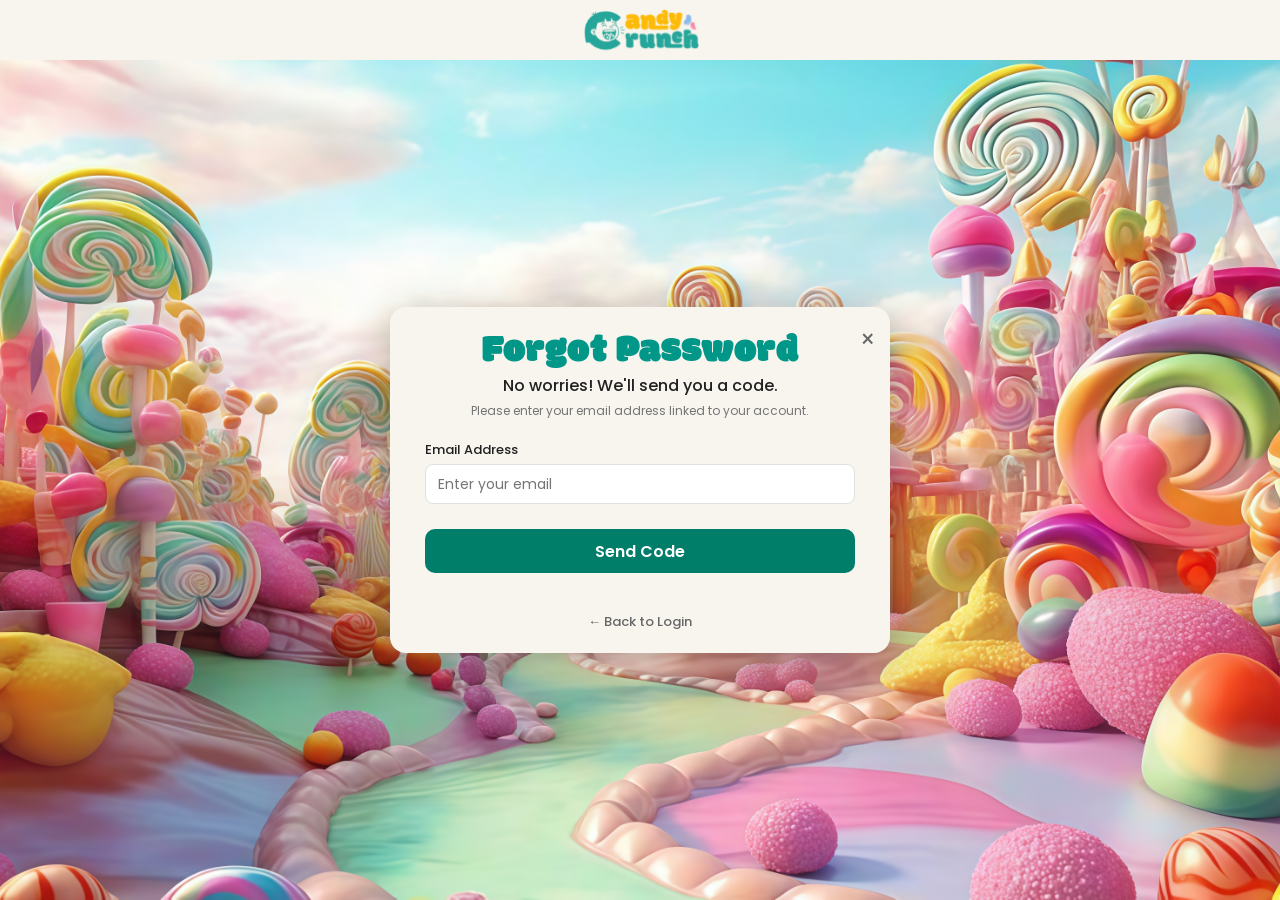
<file: views/website/php/forgot password.html>
<!DOCTYPE html>
<html lang="en">
<head>
    <meta charset="UTF-8">
    <meta name="viewport" content="width=device-width, initial-scale=1.0">
    <title>Forgot Password - Candy Crunch</title>
    <link rel="preconnect" href="https://fonts.googleapis.com">
    <link rel="preconnect" href="https://fonts.gstatic.com" crossorigin>
    <link href="https://fonts.googleapis.com/css2?family=Modak&family=Poppins:wght@400;500;600&display=swap" rel="stylesheet">
    <link rel="stylesheet" href="../css/main.css">
    <link rel="stylesheet" href="../css/forgot password.css">
    <script src="../js/forgot password.js"></script>
</head>
<body>
    <header class="header-section">
        <div class="logo-img">
            <img src="../img/logo.svg" alt="Candy Crunch Logo" class="logo-img">
        </div>
    </header>

    <section class="forgotpw-section">
        <div class="forgotpw-card">
            <button class="close-btn" onclick="window.location.href='../php/login.html'">&times;</button>

            <div class="forgotpw-header-content">
                <h1 class="forgotpw-title">Forgot Password</h1>
                <p class="forgotpw-subtitle">No worries! We'll send you a code.</p>
                <p class="forgotpw-desc">Please enter your email address linked to your account.</p>
            </div>

            <form id="forgotPwForm" class="forgotpw-form">
                <div class="form-group">
                    <label>Email Address</label>
                    <input type="email" id="forgot_email" placeholder="Enter your email" required>
                </div>

                <div class="button-wrapper">
                    <button type="submit" class="cta-btn full-width" id="btnSendCode">
                        Send Code
                    </button>
                </div>
                
                <div class="forgotpw-footer-links">
                    <a href="../php/login.html" class="back-link">&larr; Back to Login</a>
                </div>
            </form>
        </div>
    </section>
</body>
</html>
</file>
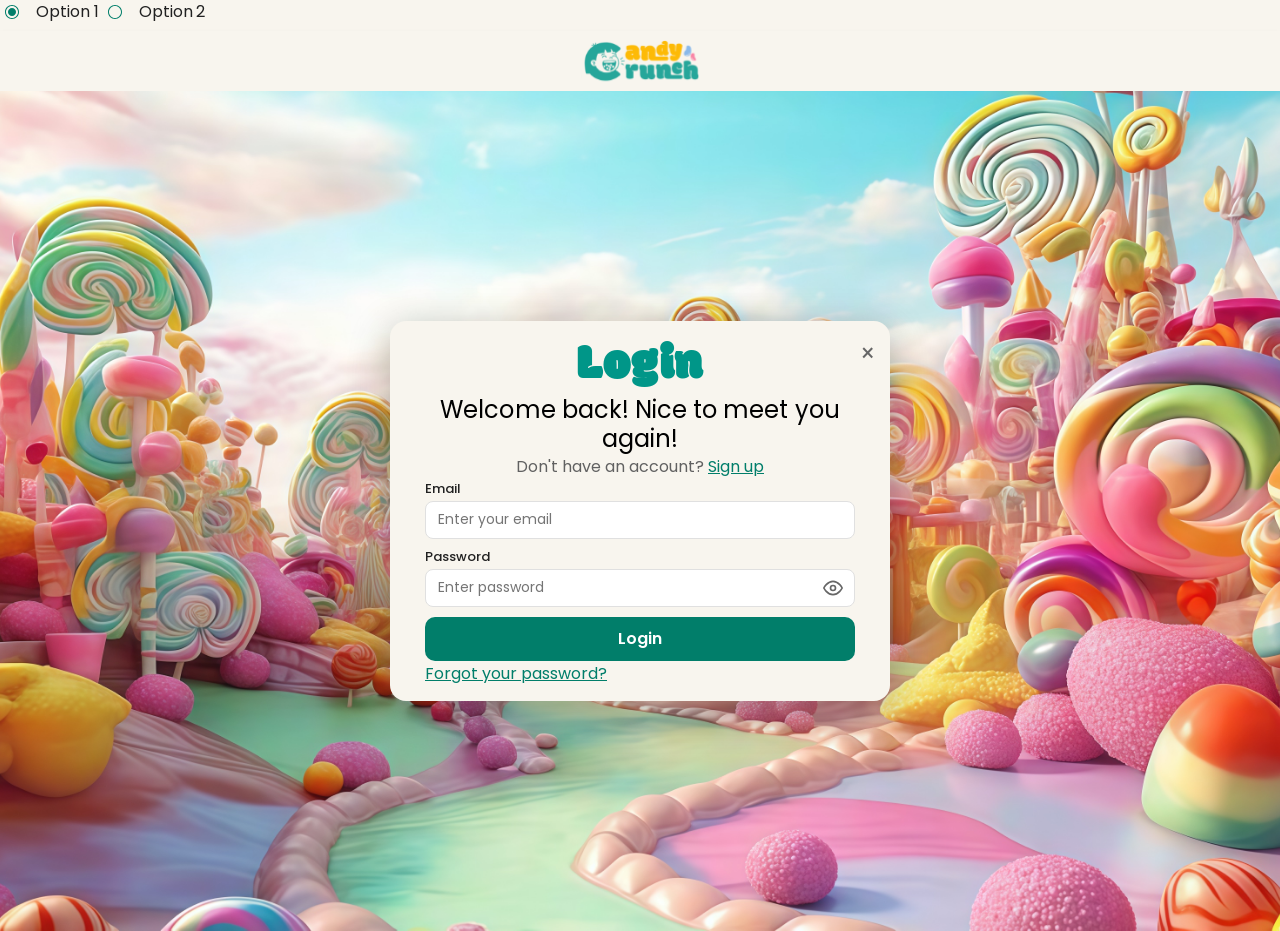
<file: views/website/php/login.html>
<!DOCTYPE html>
<html lang="en">
<head>
    <meta charset="UTF-8">
    <meta name="viewport" content="width=device-width, initial-scale=1.0">
    <title>Login - Candy Crunch</title>
    
    <link rel="preconnect" href="https://fonts.googleapis.com">
    <link rel="preconnect" href="https://fonts.gstatic.com" crossorigin>
    <link href="https://fonts.googleapis.com/css2?family=Modak&family=Poppins:wght@400;500;600&display=swap" rel="stylesheet">
    <link rel="stylesheet" href="../css/main.css">
    <link rel="stylesheet" href="../css/login.css">
    <script src="../js/login.js"></script>
    
</head>
<body>
    <label class="radio" data-checked="true">
        <input type="radio" name="group-name" value="option1" 
               class="radio-input" checked>
        <svg xmlns="http://www.w3.org/2000/svg" width="24" height="24" viewBox="0 0 24 24" fill="none" class="radio-icon">
          <path d="M12 19C8.14 19 5 15.86 5 12C5 8.14 8.14 5 12 5C15.86 5 19 8.14 19 12C19 15.86 15.86 19 12 19ZM12 6C8.69 6 6 8.69 6 12C6 15.31 8.69 18 12 18C15.31 18 18 15.31 18 12C18 8.69 15.31 6 12 6Z" fill="#017E6A"/>
          <path d="M12 16C14.2091 16 16 14.2091 16 12C16 9.79086 14.2091 8 12 8C9.79086 8 8 9.79086 8 12C8 14.2091 9.79086 16 12 16Z" fill="#017E6A"/>
        </svg>
        <span class="radio-label">Option 1</span>
      </label>
      
      <label class="radio" data-checked="false">
        <input type="radio" name="group-name" value="option2" 
               class="radio-input">
        <svg xmlns="http://www.w3.org/2000/svg" width="24" height="24" viewBox="0 0 24 24" fill="none" class="radio-icon">
          <path d="M12 19C8.14 19 5 15.86 5 12C5 8.14 8.14 5 12 5C15.86 5 19 8.14 19 12C19 15.86 15.86 19 12 19ZM12 6C8.69 6 6 8.69 6 12C6 15.31 8.69 18 12 18C15.31 18 18 15.31 18 12C18 8.69 15.31 6 12 6Z" fill="#017E6A"/>
        </svg>
        <span class="radio-label">Option 2</span>
      </label>
    <header class="header-section">
        <div class="logo-img">
            <img src="../img/logo.svg" alt="Candy Crunch Logo" class="logo-img">
        </div>
    </header>

    <section class="login-section">
        
        <div class="login-card">
            <button class="close-btn" onclick="window.location.href='index.html'">&times;</button>

            <div class="login-header-content">
                <h1 class="login-title">Login</h1>
                <p class="login-subtitle">Welcome back! Nice to meet you again!</p>
                <p class="login-desc">Don't have an account? <a href="../php/sign up.html" class="signup-link">Sign up</a></p>
            </div>
            <form id="loginForm" class="login-form">
                
                <div class="form-group">
                    <label>Email</label>
                    <input type="text" id="login_input" placeholder="Enter your email" required>
                </div>
                
                <div class="form-group">
                    <label>Password</label>
                    <div class="password-wrapper"> <input type="password" id="login_password" placeholder="Enter password" required>
                        <span class="toggle-password" id="togglePassword">
                            <svg xmlns="http://www.w3.org/2000/svg" width="20" height="20" viewBox="0 0 24 24" fill="none" stroke="#666" stroke-width="2" stroke-linecap="round" stroke-linejoin="round" class="feather feather-eye"><path d="M1 12s4-8 11-8 11 8 11 8-4 8-11 8-11-8-11-8z"></path><circle cx="12" cy="12" r="3"></circle></svg>
                </div>
                <div class="button-wrapper">
                    <button type="submit" class="cta-btn full-width" id="btnLogin">
                        Login
                    </button>
                </div>

                <div class="login-footer-links">
                    <a href="../php/forgot password.html" class="forgot-link">Forgot your password?</a>
                </div>
            </form>
        </div>
    </section>
   
</body>
</html>
</file>
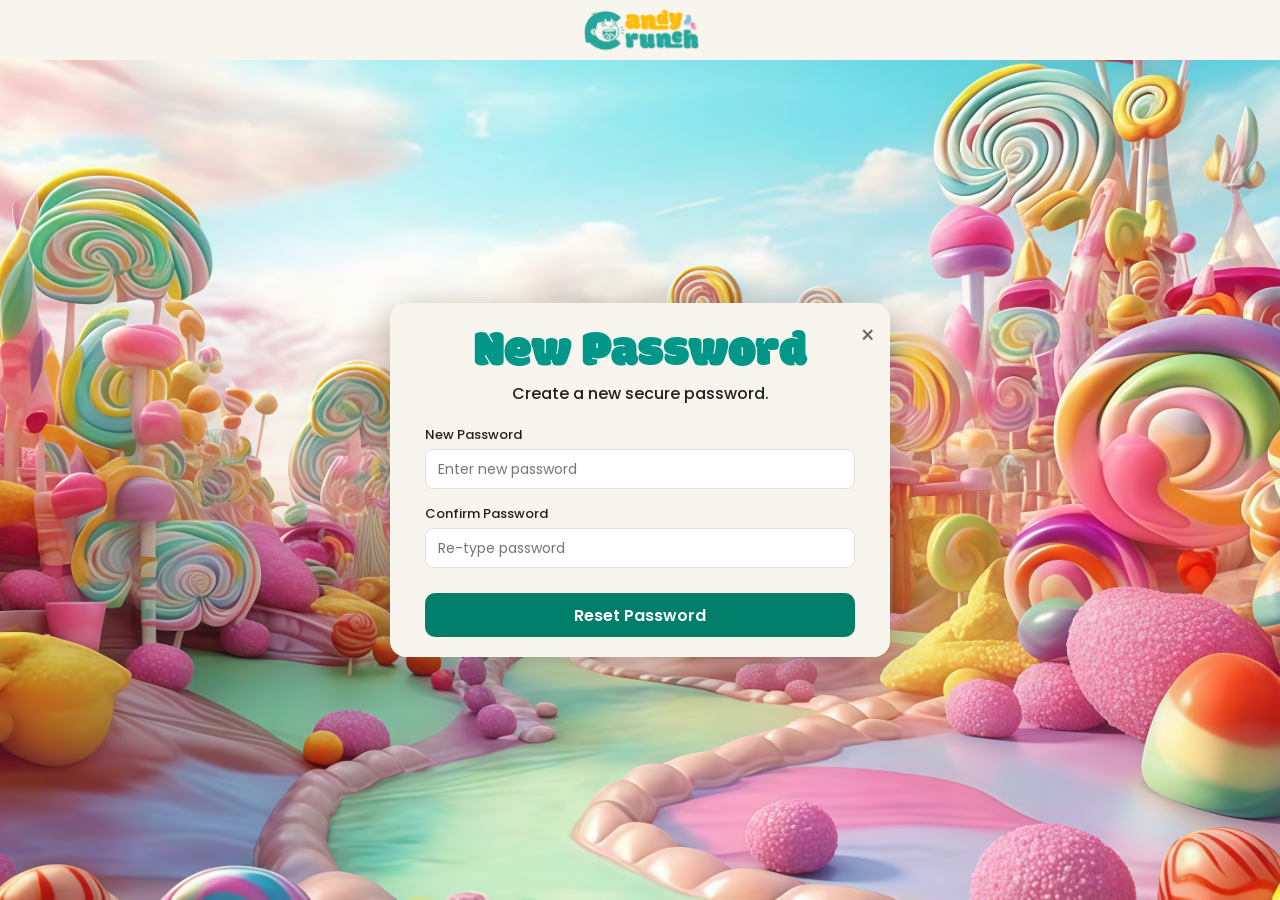
<file: views/website/php/new password.html>
<!DOCTYPE html>
<html lang="en">
<head>
    <meta charset="UTF-8">
    <meta name="viewport" content="width=device-width, initial-scale=1.0">
    <title>New Password - Candy Crunch</title>
    <link rel="preconnect" href="https://fonts.googleapis.com">
    <link rel="preconnect" href="https://fonts.gstatic.com" crossorigin>
    <link href="https://fonts.googleapis.com/css2?family=Modak&family=Poppins:wght@400;500;600&display=swap" rel="stylesheet">
    <link rel="stylesheet" href="../css/main.css">
    <link rel="stylesheet" href="../css/new password.css">
    <script src="../js/new password.js"></script>
</head>
<body>
    <header class="header-section">
        <div class="logo-img">
            <img src="../img/logo.svg" alt="Candy Crunch Logo" class="logo-img">
        </div>
    </header>

    <section class="newpw-section">
        <div class="newpw-card">
            <button class="close-btn" onclick="window.location.href='../php/login.html'">&times;</button>

            <div class="newpw-header-content">
                <h1 class="newpw-title">New Password</h1>
                <p class="newpw-subtitle">Create a new secure password.</p>
            </div>

            <form id="newPwForm" class="newpw-form">
                <div class="form-group">
                    <label>New Password</label>
                    <input type="password" id="new_password" placeholder="Enter new password" required>
                </div>
                
                <div class="form-group">
                    <label>Confirm Password</label>
                    <input type="password" id="confirm_new_password" placeholder="Re-type password" required>
                </div>

                <div class="button-wrapper">
                    <button type="submit" class="cta-btn full-width" id="btnReset">
                        Reset Password
                    </button>
                </div>
            </form>
        </div>
    </section>
</body>
</html>
</file>
<file: views/website/css/main.css>
/* ================================================
   RESET STYLES - Các reset styles là những styles mặc định cho tất cả các element trong html của trình duyệt. Tốt nhất cứ reset để nó như trang giấy trắng - phạm trưởng
   ================================================ */
* {
  margin: 0;
  padding: 0;
  box-sizing: border-box;
}

/* Hide scrollbar for all browsers */
html,
body {
  overflow-x: hidden !important; /* Hide horizontal scrollbar - force override */
  -ms-overflow-style: none;  /* IE and Edge */
  scrollbar-width: none;  /* Firefox */
  width: 100%;
  max-width: 100%;
  font-family: var(--font-primary);
}

/* Hide scrollbar for Chrome, Safari and Opera */
html::-webkit-scrollbar,
body::-webkit-scrollbar {
  display: none;
  width: 0;
  height: 0;
}

button {
  border: none;
  background: none;
  cursor: pointer;
  font-family: inherit;
}
body{
   background: var(--body-background, #F8F5EE);
   font-family: var(--font-primary);
}

/* Ensure all text elements inherit Poppins font */
p, span, div, a, li, td, th, label, input, textarea, select, button {
  font-family: inherit;
}

/* Headings that don't use Modak should use Poppins */
h1, h2, h3, h4, h5, h6 {
  font-family: inherit;
}


/* ================================================
   GOOGLE FONTS IMPORT
   Note: Google Fonts are now loaded via <link> tags in index.html
   for better performance (non-blocking, with preconnect)
   ================================================ */
/* ================================================
   TYPOGRAPHY SYSTEM
   Based on Figma Design System
   ================================================ */

:root {
  /* ========================================
     1. FONT FAMILIES
     ======================================== */
  --font-primary: 'Poppins', -apple-system, BlinkMacSystemFont, 'Segoe UI', sans-serif;
  --font-heading: 'Modak', cursive;

  /* ========================================
     2. DESKTOP/TABLET TEXT STYLES
     Cú pháp của shorthand font: weight size/line-height family
     ======================================== */

  /* Headings */
  --heading-1: 400 60px/120% var(--font-heading);
  --heading-2: 400 50px/120% var(--font-heading);
  --heading-3: 400 40px/120% var(--font-heading);
  --heading-4: 400 30px/120% var(--font-heading);
  --heading-5: 400 24px/120% var(--font-heading);

   /* Body XXX-Large - 30px */
   --body-xxxlarge-regular: 400 30px/120% var(--font-primary);
   --body-xxxlarge-medium: 500 30px/120% var(--font-primary);
   --body-xxxlarge-semibold: 600 30px/120% var(--font-primary);
   --body-xxxlarge-bold: 700 30px/130% var(--font-primary);
 
   /* Body XX-Large - 24px */
   --body-xxlarge-regular: 400 24px/120% var(--font-primary);
   --body-xxlarge-medium: 500 24px/120% var(--font-primary);
   --body-xxlarge-semibold: 600 24px/120% var(--font-primary);
   --body-xxlarge-bold: 700 24px/120% var(--font-primary);

  /* Body X-Large - 24px */
  --body-xlarge-regular: 400 24px/120% var(--font-primary);
  --body-xlarge-medium: 500 24px/120% var(--font-primary);
  --body-xlarge-semibold: 600 24px/120% var(--font-primary);
  --body-xlarge-bold: 700 24px/120% var(--font-primary);

  /* Body Large - 18px */
  --body-large-regular: 400 18px/27px var(--font-primary);
  --body-large-medium: 500 18px/27px var(--font-primary);
  --body-large-semibold: 600 18px/30px var(--font-primary);
  --body-large-bold: 700 18px/30px var(--font-primary);

  /* Body - 16px */
  --body-regular: 400 16px/130% var(--font-primary);
  --body-medium: 500 16px/130% var(--font-primary);
  --body-semibold: 600 16px/130% var(--font-primary);
  --body-bold: 700 16px/130% var(--font-primary);
  --body-underline: 400 16px/130% var(--font-primary);
  
  /* Letter spacing for body text */
  --body-letter-spacing: -0.038px;

  /* Footnote - 14px */
  --footnote-regular: 400 14px/130% var(--font-primary);
  --footnote-medium: 500 14px/130% var(--font-primary);
  --footnote-semibold: 600 14px/130% var(--font-primary);
  --footnote-bold: 700 14px/130% var(--font-primary);

  /* Caption - 13px */
  --caption-regular: 400 13px/130% var(--font-primary);
  --caption-medium: 500 13px/130% var(--font-primary);
  --caption-semibold: 600 13px/130% var(--font-primary);
  --caption-bold: 700 13px/130% var(--font-primary);

  /* Small - 12px */
  --small-regular: 400 12px/133% var(--font-primary);
  --small-medium: 500 12px/133% var(--font-primary);
  --small-semibold: 600 12px/133% var(--font-primary);
  --small-bold: 700 12px/133% var(--font-primary);


  /* ========================================
     3. MOBILE TEXT STYLES (Không sử dụng nhưng cứ để vào biết đâu lại cần)
     ======================================== */
  --mobile-heading-1: 600 40px/120% var(--font-heading);
  --mobile-heading-2: 600 30px/120% var(--font-heading);
  --mobile-heading-3: 600 28px/121% var(--font-heading);
  --mobile-heading-4: 600 24px/121% var(--font-heading);

  /* ========================================
     4. SPACING SYSTEM
     Base: 4px (Bội số của 4) nhưng hãy ưu tiên sử dụng bội số của 8: 8,16,24,.., chỉ những khi nào túng lắm mới hãy dùng 4)
     Đặt tên theo giá trị px
     ======================================== */
  --spacing-4: 4px;
  --spacing-8: 8px;
  --spacing-12: 12px;
  --spacing-16: 16px;
  --spacing-20: 20px;
  --spacing-24: 24px;
  --spacing-28: 28px;
  --spacing-32: 32px;
  --spacing-36: 36px;
  --spacing-40: 40px;
  --spacing-44: 44px;
  --spacing-48: 48px;
  --spacing-52: 52px;
  --spacing-56: 56px;
  --spacing-60: 60px;
  --spacing-64: 64px;
  --spacing-68: 68px;
  --spacing-72: 72px;
  --spacing-76: 76px;
  --spacing-80: 80px;
  --spacing-84: 84px;
  --spacing-88: 88px;
  --spacing-92: 92px;
  --spacing-96: 96px;
  --spacing-104: 104px;
  --spacing-112: 112px;
  --spacing-120: 120px;
  --spacing-128: 128px;

  --border-radius-12: var(--spacing-12);

  /* ========================================
     5. COLOR SYSTEM
   Hệ thống màu sắc dựa trên Variables của Figma. Trong Figma có thay đổi gì thì vào đây thay đổi phát là xong.
     ======================================== */

  /* Yellow */
  --yellow-50: #FFF8E6;
  --yellow-100: #FEEAB2;
  --yellow-200: #FEDF8C;
  --yellow-300: #FED158;
  --yellow-400: #FDC838;
  --yellow-500: #FDBA06;
  --yellow-600: #E6A905;
  --yellow-700: #B48404;
  --yellow-800: #8B6603;
  --yellow-900: #6A4E03;

  /* Teal */
  --teal-50: #E0F2F1;
  --teal-100: #B2DFDB;
  --teal-200: #80CBC4;
  --teal-300: #4DB6AC;
  --teal-400: #26A69A;
  --teal-500: #009688;
  --teal-600: #00897B;
  --teal-700: #00796B;
  --teal-800: #00695C;
  --teal-900: #004D40;

  /* Red */
  --red-50: #FFEDEB;
  --red-100: #FFC7C0;
  --red-200: #FFABA2;
  --red-300: #FF8577;
  --red-400: #FF6D5D;
  --red-500: #FF4934;
  --red-600: #E8422F;
  --red-700: #B53425;
  --red-800: #8C281D;
  --red-900: #6B1F16;

  /* Purple */
  --purple-50: #F3E5F5;
  --purple-100: #E1BEE7;
  --purple-200: #CE93D8;
  --purple-300: #BA68C8;
  --purple-400: #AB47BC;
  --purple-500: #9C27B0;
  --purple-600: #8E24AA;
  --purple-700: #7B1FA2;
  --purple-800: #6A1B9A;
  --purple-900: #4A148C;

  /* Pink */
  --pink-50: #FEF3F6;
  --pink-100: #FDD8E3;
  --pink-200: #FCC6D5;
  --pink-300: #FBABC2;
  --pink-400: #FA9BB6;
  --pink-500: #F9B2A4;
  --pink-600: #E37695;
  --pink-700: #B15C74;
  --pink-800: #89485A;
  --pink-900: #693745;

  /* Orange */
  --orange-50: #FEF3EE;
  --orange-100: #FDE7DC;
  --orange-200: #FBD0B9;
  --orange-300: #FABB97;
  --orange-400: #F8A174;
  --orange-500: #F68951;
  --orange-600: #CD7244;
  --orange-700: #A45B36;
  --orange-800: #7B4529;
  --orange-900: #522E1B;

  /* Lime */
  --lime-50: #F9FBE7;
  --lime-100: #F0F4C3;
  --lime-200: #E6EE9C;
  --lime-300: #DCE775;
  --lime-400: #D4E157;
  --lime-500: #CDDC39;
  --lime-600: #C0CA33;
  --lime-700: #AFB42B;
  --lime-800: #9E9D24;
  --lime-900: #827717;

  /* Light Green */
  --light-green-50: #F1F8E9;
  --light-green-100: #DCEDC8;
  --light-green-200: #C5E1A5;
  --light-green-300: #AED581;
  --light-green-400: #9BC34A;
  --light-green-500: #8BC34A;
  --light-green-600: #7CB342;
  --light-green-700: #689F38;
  --light-green-800: #558B2F;
  --light-green-900: #33691E;

  /* Light Blue */
  --light-blue-50: #F3F8FD;
  --light-blue-100: #DBE9F8;
  --light-blue-200: #C9DDF5;
  --light-blue-300: #B1D0F1;
  --light-blue-400: #A1C7EE;
  --light-blue-500: #8AB9EA;
  --light-blue-600: #7EA8D5;
  --light-blue-700: #6283A6;
  --light-blue-800: #4C6681;
  --light-blue-900: #3A4E62;

  /* Gray */
  --gray-50: #FAFAFA;
  --gray-100: #F5F5F5;
  --gray-200: #EEEEEE;
  --gray-300: #E0E0E0;
  --gray-400: #BDBDBD;
  --gray-500: #9E9E9E;
  --gray-600: #757575;
  --gray-700: #616161;
  --gray-800: #424242;
  --gray-900: #212121;

  /* Green */
  --green-50: #E6F2F0;
  --green-100: #80D7D1;
  --green-200: #8AC4BA;
  --green-300: #55A99B;
  --green-400: #349888;
  --green-500: #017E6A;
  --green-600: #017360;
  --green-700: #01594B;
  --green-800: #01453A;
  --green-900: #00352D;

  /* Blue */
  --blue-50: #E3F2FD;
  --blue-100: #BBDEFB;
  --blue-200: #90CAF9;
  --blue-300: #64B5F6;
  --blue-400: #42A5F5;
  --blue-500: #2196F3;
  --blue-600: #1E88E5;
  --blue-700: #0057B2;
  --blue-800: #1565C0;
  --blue-900: #0D47A1;

  /* Amber */
  --amber-50: #FFF8E1;
  --amber-100: #FFECB3;
  --amber-200: #FFE082;
  --amber-300: #FFD54F;
  --amber-400: #FFCA28;
  --amber-500: #FFC107;
  --amber-600: #FFB300;
  --amber-700: #FFA000;
  --amber-800: #FF8F00;
  --amber-900: #FF6F00;

  /* Beige */
  --beige-50: #FFFEFD;
  --beige-100: #FDFCFA;
  --beige-200: #FCFAF7;
  --beige-300: #FAF8F4;
  --beige-400: #F9F7F1;
  --beige-500: #F8F5EE;
  --beige-600: #E2DFD9;
  --beige-700: #B0AEA9;
  --beige-800: #888783;
  --beige-900: #686764;


  /* ========================================
     6. COMPONENT COLOR SYSTEM
     Tất cả các component style và layout - có gì thay đổi trong Figma thì update ở đây
     ======================================== */

  /* ===== TEXT COLORS ===== */
  --text-black: var(--gray-900);
  --text-white: var(--gray-50);
  --text-subtitle: var(--gray-700);
  --text-disabled: var(--gray-500);

  /* ===== EFFECT STYLES - RING EFFECTS ===== */
  --focus-ring: 0 0 3px var(--spacing-3) var(--blue-800);
  --invalid-ring: 0 0 4px var(--spacing-3) var(--red-400);

  /* ===== INPUT/FORM COMPONENTS ===== */
  
  /* Input Borders */
  --input-border-default: var(--gray-300);
  --input-border-hover: var(--gray-400);
  --input-border-focus: var(--blue-800);
  --input-border-error: var(--red-500);
  --input-border-disabled: var(--gray-200);
  
  /* Input Backgrounds */
  --input-background-default: var(--gray-50);
  --input-background-disabled: var(--gray-200);
  
  /* Input Text Colors */
  --input-text-default: var(--text-black);
  --input-text-placeholder: var(--gray-400);
  --input-text-disabled: var(--text-disabled);
  
  /* Input Icon Colors */
  --dropdown-arrow-color: var(--gray-600);
  --radio-checked-color: var(--green-500);

  /* ===== ALERT COMPONENTS ===== */
  
  /* Alert Colors */
  --alert-success-border: var(--green-500);
  --alert-success-bg: var(--green-50);
  --alert-success-text: var(--green-700);
  
  --alert-error-border: var(--red-500);
  --alert-error-bg: var(--red-50);
  --alert-error-text: var(--red-700);
  
  --alert-warning-border: var(--amber-500);
  --alert-warning-bg: var(--amber-50);
  --alert-warning-text: var(--amber-800);
  
  --alert-info-border: var(--blue-700);
  --alert-info-bg: var(--blue-50);
  --alert-info-text: var(--blue-800);

  /*=============================
    PRIMARY COMPONENTS
   =============================*/


  /* Primary button*/
  --primary-button-default-background: var(--green-500);
  --primary-button-hover-background: var(--green-600);
  --primary-button-pressed-border: var(--green-700);
  --primary-button-outline-text: var(--green-500);
  --primary-button-outline-background: var(--green-50);
  --primary-button-outline-hovered-background: var(--green-100);
  --primary-button-outline-pressed-background: var(--green-200);

  /* Secondary button*/
  --secondary-button-default-background: var(--gray-600);
  --secondary-button-hover-background: var(--gray-700);
  --secondary-button-pressed-border: var(--gray-800);
  --secondary-button-outline-text: var(--text-black);
  --secondary-button-outline-background: var(--gray-50);
  --secondary-button-outline-hovered-background: var(--gray-100);
  --secondary-button-outline-pressed-background: var(--gray-200);

  /* Error button*/
  --error-button-default-background: var(--red-500);
  --error-button-hover-background: var(--red-600);
  --error-button-pressed-border: var(--red-700);
  --error-button-outline-text: var(--red-500);
  --error-button-outline-background: var(--red-50);
  --error-button-outline-hovered-background: var(--red-100);
  --error-button-outline-pressed-background: var(--red-200);

  /*=============================
    NAVIGATION COMPONENTS
   =============================*/
  
  /* Navigation Colors */
  --nav-background: var(--beige-500);
  --nav-container-border-radius: var(--border-radius-12);
  --nav-menu-wrapper-bg: #FFF;
  --nav-text-default: var(--gray-600);
  --nav-text-hover: var(--green-500);
  --nav-link-active-bg: var(--green-500);
  --nav-link-active-text: var(--text-white);
  
  /* Auth Button Colors */
  --btn-login-bg: var(--orange-500);
  --btn-login-text: var(--text-white);
  --btn-login-hover: var(--orange-600);
  --btn-signup-border: var(--orange-500);
  --btn-signup-text: var(--orange-500);
  --btn-signup-hover-bg: var(--orange-50);
  
  /* Navigation Spacing */
  --nav-height: 80px;
  --nav-padding-x: var(--spacing-64);
  --nav-padding-y: var(--spacing-16);
  --nav-menu-wrapper-padding: var(--spacing-8);
  --nav-menu-gap: var(--spacing-16);
  --nav-link-padding: var(--spacing-8) var(--spacing-12);
  --nav-link-gap: var(--spacing-4);
  --nav-link-border-radius: 16px;
  --nav-menu-wrapper-border-radius: 999px;
  --btn-auth-padding: var(--spacing-8) var(--spacing-16);
  
  /* Navigation Effects */
  --nav-shadow: 0 2px 8px rgba(0, 0, 0, 0.08);
}

/* ================================================
   PRIMARY BUTTON COMPONENT
   
   - .btn-primary-large (18px medium)
   - .btn-primary-medium (16px medium)
   - .btn-primary-small (14px medium)
   - .btn-primary-outline-large (18px medium)
   - .btn-primary-outline-medium (16px medium)
   - .btn-primary-outline-small (14px medium)
   ================================================ */

/* Primary Button - Large (18px) */
.btn-primary-large {
  display: inline-flex;
  gap: var(--spacing-8);
  background: var(--primary-button-default-background);
  padding: var(--spacing-8) var(--spacing-16);
  align-items: center;
  border-radius: var(--border-radius-12);
  color: var(--text-white);
  font: var(--body-large-medium);
  transition: all 0.3s ease;
  border: none;
}

/* Primary Button - Medium (16px) */
.btn-primary-medium {
  display: inline-flex;
  gap: var(--spacing-8);
  background: var(--primary-button-default-background);
  padding: var(--spacing-8) var(--spacing-16);
  align-items: center;
  border-radius: var(--border-radius-12);
  color: var(--text-white);
  font: var(--body-medium);
  transition: all 0.3s ease;
  border: none;
}

/* Primary Button - Small (14px) */
.btn-primary-small {
  display: inline-flex;
  gap: var(--spacing-8);
  background: var(--primary-button-default-background);
  padding: var(--spacing-8) var(--spacing-16);
  align-items: center;
  border-radius: var(--border-radius-12);
  color: var(--text-white);
  font: var(--footnote-medium);
  transition: all 0.3s ease;
  border: none;
}

/* Primary Button - Hover State (All Sizes) */
.btn-primary-large:hover,
.btn-primary-medium:hover,
.btn-primary-small:hover {
  background: var(--primary-button-hover-background);
}

/* Primary Button - Active State (All Sizes) */
.btn-primary-large:active,
.btn-primary-medium:active,
.btn-primary-small:active {
  border: 1px solid var(--primary-button-pressed-border);
  background: var(--primary-button-hover-background);
}

/* Outline Primary Button - Large (18px) */
.btn-primary-outline-large {
  display: inline-flex;
  gap: var(--spacing-8);
  background: var(--primary-button-outline-background);
  padding: var(--spacing-8) var(--spacing-16);
  align-items: center;
  border-radius: var(--border-radius-12);
  color: var(--primary-button-outline-text);
  font: var(--body-large-medium);
  transition: all 0.3s ease;
  border: 1px solid var(--primary-button-outline-text);
}

/* Outline Primary Button - Medium (16px) */
.btn-primary-outline-medium {
  display: inline-flex;
  gap: var(--spacing-8);
  background: var(--primary-button-outline-background);
  padding: var(--spacing-8) var(--spacing-16);
  align-items: center;
  border-radius: var(--border-radius-12);
  color: var(--primary-button-outline-text);
  font: var(--body-medium);
  transition: all 0.3s ease;
  border: 1px solid var(--primary-button-outline-text);
}

/* Outline Primary Button - Small (14px) */
.btn-primary-outline-small {
  display: inline-flex;
  gap: var(--spacing-8);
  background: var(--primary-button-outline-background);
  padding: var(--spacing-8) var(--spacing-16);
  align-items: center;
  border-radius: var(--border-radius-12);
  color: var(--primary-button-outline-text);
  font: var(--footnote-medium);
  transition: all 0.3s ease;
  border: 1px solid var(--primary-button-outline-text);
}

/* Outline Primary Button - Hover State (All Sizes) */
.btn-primary-outline-large:hover,
.btn-primary-outline-medium:hover,
.btn-primary-outline-small:hover {
  background: var(--primary-button-outline-hovered-background);
}

/* Outline Primary Button - Active State (All Sizes) */
.btn-primary-outline-large:active,
.btn-primary-outline-medium:active,
.btn-primary-outline-small:active {
  background: var(--primary-button-outline-pressed-background);
  border: 1px solid var(--primary-button-pressed-border);
}

/* ================================================
   SECONDARY BUTTON COMPONENT

   - .btn-secondary-large (18px medium)
   - .btn-secondary-medium (16px medium)
   - .btn-secondary-small (14px medium)
   - .btn-secondary-outline-large (18px medium)
   - .btn-secondary-outline-medium (16px medium)
   - .btn-secondary-outline-small (14px medium)
   ================================================ */

/* Secondary Button - Large (18px) */
.btn-secondary-large {
  display: inline-flex !important;
  gap: var(--spacing-8);
  background: var(--secondary-button-default-background) !important;
  padding: var(--spacing-8) var(--spacing-16);
  align-items: center;
  border-radius: var(--border-radius-12);
  color: var(--text-white) !important;
  font: var(--body-large-medium);
  transition: all 0.3s ease;
  border: none !important;
}

/* Secondary Button - Medium (16px) */
.btn-secondary-medium {
  display: inline-flex !important;
  gap: var(--spacing-8);
  background: var(--secondary-button-default-background) !important;
  padding: var(--spacing-8) var(--spacing-16);
  align-items: center;
  border-radius: var(--border-radius-12);
  color: var(--text-white) !important;
  font: var(--body-medium);
  transition: all 0.3s ease;
  border: none !important;
}

/* Secondary Button - Small (14px) */
.btn-secondary-small {
  display: inline-flex !important;
  gap: var(--spacing-8);
  background: var(--secondary-button-default-background) !important;
  padding: var(--spacing-8) var(--spacing-16);
  align-items: center;
  border-radius: var(--border-radius-12);
  color: var(--text-white) !important;
  font: var(--footnote-medium);
  transition: all 0.3s ease;
  border: none !important;
}

/* Secondary Button - Hover State (All Sizes) */
.btn-secondary-large:hover,
.btn-secondary-medium:hover,
.btn-secondary-small:hover {
  background: var(--secondary-button-hover-background);
}

/* Secondary Button - Active State (All Sizes) */
.btn-secondary-large:active,
.btn-secondary-medium:active,
.btn-secondary-small:active {
  border: 1px solid var(--secondary-button-pressed-border);
  background: var(--secondary-button-hover-background);
}

/* Outline Secondary Button - Large (18px) */
.btn-secondary-outline-large {
  display: inline-flex;
  gap: var(--spacing-8);
  background: var(--secondary-button-outline-background);
  padding: var(--spacing-8) var(--spacing-16);
  align-items: center;
  border-radius: var(--border-radius-12);
  color: var(--secondary-button-outline-text);
  font: var(--body-large-medium);
  transition: all 0.3s ease;
  border: 1px solid var(--secondary-button-outline-text);
}

/* Outline Secondary Button - Medium (16px) */
.btn-secondary-outline-medium {
  display: inline-flex;
  gap: var(--spacing-8);
  background: var(--secondary-button-outline-background);
  padding: var(--spacing-8) var(--spacing-16);
  align-items: center;
  border-radius: var(--border-radius-12);
  color: var(--secondary-button-outline-text);
  font: var(--body-medium);
  transition: all 0.3s ease;
  border: 1px solid var(--secondary-button-outline-text);
}

/* Outline Secondary Button - Small (14px) */
.btn-secondary-outline-small {
  display: inline-flex;
  gap: var(--spacing-8);
  background: var(--secondary-button-outline-background);
  padding: var(--spacing-8) var(--spacing-16);
  align-items: center;
  border-radius: var(--border-radius-12);
  color: var(--secondary-button-outline-text);
  font: var(--footnote-medium);
  transition: all 0.3s ease;
  border: 1px solid var(--secondary-button-outline-text);
}

/* Outline Secondary Button - Hover State (All Sizes) */
.btn-secondary-outline-large:hover,
.btn-secondary-outline-medium:hover,
.btn-secondary-outline-small:hover {
  background: var(--secondary-button-outline-hovered-background);
}

/* Outline Secondary Button - Active State (All Sizes) */
.btn-secondary-outline-large:active,
.btn-secondary-outline-medium:active,
.btn-secondary-outline-small:active {
  background: var(--secondary-button-outline-pressed-background);
  border: 1px solid var(--secondary-button-pressed-border);
}

/* ================================================
   ERROR BUTTON COMPONENT
   
   - .btn-error-large (18px medium)
   - .btn-error-medium (16px medium)
   - .btn-error-small (14px medium)
   - .btn-error-outline-large (18px medium)
   - .btn-error-outline-medium (16px medium)
   - .btn-error-outline-small (14px medium)
   ================================================ */

/* Error Button - Large (18px) */
.btn-error-large {
  display: inline-flex;
  gap: var(--spacing-8);
  background: var(--error-button-default-background);
  padding: var(--spacing-8) var(--spacing-16);
  align-items: center;
  border-radius: var(--border-radius-12);
  color: var(--text-white);
  font: var(--body-large-medium);
  transition: all 0.3s ease;
  border: none;
}

/* Error Button - Medium (16px) */
.btn-error-medium {
  display: inline-flex;
  gap: var(--spacing-8);
  background: var(--error-button-default-background);
  padding: var(--spacing-8) var(--spacing-16);
  align-items: center;
  border-radius: var(--border-radius-12);
  color: var(--text-white);
  font: var(--body-medium);
  transition: all 0.3s ease;
  border: none;
}

/* Error Button - Small (14px) */
.btn-error-small {
  display: inline-flex;
  gap: var(--spacing-8);
  background: var(--error-button-default-background);
  padding: var(--spacing-8) var(--spacing-16);
  align-items: center;
  border-radius: var(--border-radius-12);
  color: var(--text-white);
  font: var(--footnote-medium);
  transition: all 0.3s ease;
  border: none;
}

/* Error Button - Hover State (All Sizes) */
.btn-error-large:hover,
.btn-error-medium:hover,
.btn-error-small:hover {
  background: var(--error-button-hover-background);
}

/* Error Button - Active State (All Sizes) */
.btn-error-large:active,
.btn-error-medium:active,
.btn-error-small:active {
  border: 1px solid var(--error-button-pressed-border);
  background: var(--error-button-hover-background);
}

/* Outline Error Button - Large (18px) */
.btn-error-outline-large {
  display: inline-flex;
  gap: var(--spacing-8);
  background: var(--error-button-outline-background);
  padding: var(--spacing-8) var(--spacing-16);
  align-items: center;
  border-radius: var(--border-radius-12);
  color: var(--error-button-outline-text);
  font: var(--body-large-medium);
  transition: all 0.3s ease;
  border: 1px solid var(--error-button-outline-text);
}

/* Outline Error Button - Medium (16px) */
.btn-error-outline-medium {
  display: inline-flex;
  gap: var(--spacing-8);
  background: var(--error-button-outline-background);
  padding: var(--spacing-8) var(--spacing-16);
  align-items: center;
  border-radius: var(--border-radius-12);
  color: var(--error-button-outline-text);
  font: var(--body-medium);
  transition: all 0.3s ease;
  border: 1px solid var(--error-button-outline-text);
}

/* Outline Error Button - Small (14px) */
.btn-error-outline-small {
  display: inline-flex;
  gap: var(--spacing-8);
  background: var(--error-button-outline-background);
  padding: var(--spacing-8) var(--spacing-16);
  align-items: center;
  border-radius: var(--border-radius-12);
  color: var(--error-button-outline-text);
  font: var(--footnote-medium);
  transition: all 0.3s ease;
  border: 1px solid var(--error-button-outline-text);
}

/* Outline Error Button - Hover State (All Sizes) */
.btn-error-outline-large:hover,
.btn-error-outline-medium:hover,
.btn-error-outline-small:hover {
  background: var(--error-button-outline-hovered-background);
}

/* Outline Error Button - Active State (All Sizes) */
.btn-error-outline-large:active,
.btn-error-outline-medium:active,
.btn-error-outline-small:active {
  background: var(--error-button-outline-pressed-background);
  border: 1px solid var(--error-button-pressed-border);
}

/* ================================================
   ICON-ONLY BUTTON COMPONENT
   
  Round Button/Square Button
  
   Primary Icon Buttons:
   - .btn-icon-primary-large-round / .btn-icon-primary-large-square
   - .btn-icon-primary-medium-round / .btn-icon-primary-medium-square
   - .btn-icon-primary-small-round / .btn-icon-primary-small-square
   - .btn-icon-primary-outline-large-round / .btn-icon-primary-outline-large-square
   - .btn-icon-primary-outline-medium-round / .btn-icon-primary-outline-medium-square
   - .btn-icon-primary-outline-small-round / .btn-icon-primary-outline-small-square
   
   Secondary Icon Buttons:
   - .btn-icon-secondary-large-round / .btn-icon-secondary-large-square
   - .btn-icon-secondary-medium-round / .btn-icon-secondary-medium-square
   - .btn-icon-secondary-small-round / .btn-icon-secondary-small-square
   - .btn-icon-secondary-outline-large-round / .btn-icon-secondary-outline-large-square
   - .btn-icon-secondary-outline-medium-round / .btn-icon-secondary-outline-medium-square
   - .btn-icon-secondary-outline-small-round / .btn-icon-secondary-outline-small-square
   
   Error Icon Buttons:
   - .btn-icon-error-large-round / .btn-icon-error-large-square
   - .btn-icon-error-medium-round / .btn-icon-error-medium-square
   - .btn-icon-error-small-round / .btn-icon-error-small-square
   - .btn-icon-error-outline-large-round / .btn-icon-error-outline-large-square
   - .btn-icon-error-outline-medium-round / .btn-icon-error-outline-medium-square
   - .btn-icon-error-outline-small-round / .btn-icon-error-outline-small-square
   ================================================ */

/* Base Icon Button Styles */
[class*="btn-icon-"] {
  display: inline-flex;
  align-items: center;
  justify-content: center;
  transition: all 0.3s ease;
  border: none;
  cursor: pointer;
  flex-shrink: 0;
}

/* ========================================
   PRIMARY ICON BUTTONS - DEFAULT
   
   Classes:
   - .btn-icon-primary-large-round
   - .btn-icon-primary-large-square
   - .btn-icon-primary-medium-round
   - .btn-icon-primary-medium-square
   - .btn-icon-primary-small-round
   - .btn-icon-primary-small-square
   ======================================== */

/* Primary Icon - Large */
.btn-icon-primary-large-round,
.btn-icon-primary-large-square {
  padding: var(--spacing-16);
  background: var(--primary-button-default-background);
  color: var(--text-white);
}

.btn-icon-primary-large-round {
  border-radius: 999px;
}

.btn-icon-primary-large-square {
  border-radius: var(--spacing-8);
}

/* Primary Icon - Medium */
.btn-icon-primary-medium-round,
.btn-icon-primary-medium-square {
  padding: var(--spacing-8);
  background: var(--primary-button-default-background);
  color: var(--text-white);
}

.btn-icon-primary-medium-round {
  border-radius: 999px;
}

.btn-icon-primary-medium-square {
  border-radius: var(--spacing-8);
}

/* Primary Icon - Small */
.btn-icon-primary-small-round,
.btn-icon-primary-small-square {
  padding: var(--spacing-4);
  background: var(--primary-button-default-background);
  color: var(--text-white);
}

.btn-icon-primary-small-round {
  border-radius: 999px;
}

.btn-icon-primary-small-square {
  border-radius: var(--spacing-8);
}

/* Primary Icon - Hover State (All) */
.btn-icon-primary-large-round:hover,
.btn-icon-primary-large-square:hover,
.btn-icon-primary-medium-round:hover,
.btn-icon-primary-medium-square:hover,
.btn-icon-primary-small-round:hover,
.btn-icon-primary-small-square:hover {
  background: var(--primary-button-hover-background);
}

/* Primary Icon - Active State (All) */
.btn-icon-primary-large-round:active,
.btn-icon-primary-large-square:active,
.btn-icon-primary-medium-round:active,
.btn-icon-primary-medium-square:active,
.btn-icon-primary-small-round:active,
.btn-icon-primary-small-square:active {
  background: var(--primary-button-hover-background);
  border: 1px solid var(--primary-button-pressed-border);
}

/* ========================================
   PRIMARY ICON BUTTONS - OUTLINE
   
   Classes:
   - .btn-icon-primary-outline-large-round
   - .btn-icon-primary-outline-large-square
   - .btn-icon-primary-outline-medium-round
   - .btn-icon-primary-outline-medium-square
   - .btn-icon-primary-outline-small-round
   - .btn-icon-primary-outline-small-square
   ======================================== */

/* Primary Icon Outline - Large */
.btn-icon-primary-outline-large-round,
.btn-icon-primary-outline-large-square {
  padding: var(--spacing-16);
  background: var(--primary-button-outline-background);
  color: var(--primary-button-outline-text);
  border: 1px solid var(--primary-button-outline-text);
}

.btn-icon-primary-outline-large-round {
  border-radius: 999px;
}

.btn-icon-primary-outline-large-square {
  border-radius: var(--spacing-8);
}

/* Primary Icon Outline - Medium */
.btn-icon-primary-outline-medium-round,
.btn-icon-primary-outline-medium-square {
  padding: var(--spacing-8);
  background: var(--primary-button-outline-background);
  color: var(--primary-button-outline-text);
  border: 1px solid var(--primary-button-outline-text);
}

.btn-icon-primary-outline-medium-round {
  border-radius: 999px;
}

.btn-icon-primary-outline-medium-square {
  border-radius: var(--spacing-8);
}

/* Primary Icon Outline - Small */
.btn-icon-primary-outline-small-round,
.btn-icon-primary-outline-small-square {
  padding: var(--spacing-4);
  background: var(--primary-button-outline-background);
  color: var(--primary-button-outline-text);
  border: 1px solid var(--primary-button-outline-text);
}

.btn-icon-primary-outline-small-round {
  border-radius: 999px;
}

.btn-icon-primary-outline-small-square {
  border-radius: var(--spacing-8);
}

/* Primary Icon Outline - Hover State (All) */
.btn-icon-primary-outline-large-round:hover,
.btn-icon-primary-outline-large-square:hover,
.btn-icon-primary-outline-medium-round:hover,
.btn-icon-primary-outline-medium-square:hover,
.btn-icon-primary-outline-small-round:hover,
.btn-icon-primary-outline-small-square:hover {
  background: var(--primary-button-outline-hovered-background);
}

/* Primary Icon Outline - Active State (All) */
.btn-icon-primary-outline-large-round:active,
.btn-icon-primary-outline-large-square:active,
.btn-icon-primary-outline-medium-round:active,
.btn-icon-primary-outline-medium-square:active,
.btn-icon-primary-outline-small-round:active,
.btn-icon-primary-outline-small-square:active {
  background: var(--primary-button-outline-pressed-background);
  border: 1px solid var(--primary-button-pressed-border);
}

/* ========================================
   SECONDARY ICON BUTTONS - DEFAULT
   
   Classes:
   - .btn-icon-secondary-large-round
   - .btn-icon-secondary-large-square
   - .btn-icon-secondary-medium-round
   - .btn-icon-secondary-medium-square
   - .btn-icon-secondary-small-round
   - .btn-icon-secondary-small-square
   ======================================== */

/* Secondary Icon - Large */
.btn-icon-secondary-large-round,
.btn-icon-secondary-large-square {
  padding: var(--spacing-16);
  background: var(--secondary-button-default-background);
  color: var(--text-white);
}

.btn-icon-secondary-large-round {
  border-radius: 999px;
}

.btn-icon-secondary-large-square {
  border-radius: var(--spacing-8);
}

/* Secondary Icon - Medium */
.btn-icon-secondary-medium-round,
.btn-icon-secondary-medium-square {
  padding: var(--spacing-8);
  background: var(--secondary-button-default-background);
  color: var(--text-white);
}

.btn-icon-secondary-medium-round {
  border-radius: 999px;
}

.btn-icon-secondary-medium-square {
  border-radius: var(--spacing-8);
}

/* Secondary Icon - Small */
.btn-icon-secondary-small-round,
.btn-icon-secondary-small-square {
  padding: var(--spacing-4);
  background: var(--secondary-button-default-background);
  color: var(--text-white);
}

.btn-icon-secondary-small-round {
  border-radius: 999px;
}

.btn-icon-secondary-small-square {
  border-radius: var(--spacing-8);
}

/* Secondary Icon - Hover State (All) */
.btn-icon-secondary-large-round:hover,
.btn-icon-secondary-large-square:hover,
.btn-icon-secondary-medium-round:hover,
.btn-icon-secondary-medium-square:hover,
.btn-icon-secondary-small-round:hover,
.btn-icon-secondary-small-square:hover {
  background: var(--secondary-button-hover-background);
}

/* Secondary Icon - Active State (All) */
.btn-icon-secondary-large-round:active,
.btn-icon-secondary-large-square:active,
.btn-icon-secondary-medium-round:active,
.btn-icon-secondary-medium-square:active,
.btn-icon-secondary-small-round:active,
.btn-icon-secondary-small-square:active {
  background: var(--secondary-button-hover-background);
  border: 1px solid var(--secondary-button-pressed-border);
}

/* ========================================
   SECONDARY ICON BUTTONS - OUTLINE
   
   Classes:
   - .btn-icon-secondary-outline-large-round
   - .btn-icon-secondary-outline-large-square
   - .btn-icon-secondary-outline-medium-round
   - .btn-icon-secondary-outline-medium-square
   - .btn-icon-secondary-outline-small-round
   - .btn-icon-secondary-outline-small-square
   ======================================== */

/* Secondary Icon Outline - Large */
.btn-icon-secondary-outline-large-round,
.btn-icon-secondary-outline-large-square {
  padding: var(--spacing-16);
  background: var(--secondary-button-outline-background);
  color: var(--secondary-button-outline-text);
  border: 1px solid var(--secondary-button-outline-text);
}

.btn-icon-secondary-outline-large-round {
  border-radius: 999px;
}

.btn-icon-secondary-outline-large-square {
  border-radius: var(--spacing-8);
}

/* Secondary Icon Outline - Medium */
.btn-icon-secondary-outline-medium-round,
.btn-icon-secondary-outline-medium-square {
  padding: var(--spacing-8);
  background: var(--secondary-button-outline-background);
  color: var(--secondary-button-outline-text);
  border: 1px solid var(--secondary-button-outline-text);
}

.btn-icon-secondary-outline-medium-round {
  border-radius: 999px;
}

.btn-icon-secondary-outline-medium-square {
  border-radius: var(--spacing-8);
}

/* Secondary Icon Outline - Small */
.btn-icon-secondary-outline-small-round,
.btn-icon-secondary-outline-small-square {
  padding: var(--spacing-4);
  background: var(--secondary-button-outline-background);
  color: var(--secondary-button-outline-text);
  border: 1px solid var(--secondary-button-outline-text);
}

.btn-icon-secondary-outline-small-round {
  border-radius: 999px;
}

.btn-icon-secondary-outline-small-square {
  border-radius: var(--spacing-8);
}

/* Secondary Icon Outline - Hover State (All) */
.btn-icon-secondary-outline-large-round:hover,
.btn-icon-secondary-outline-large-square:hover,
.btn-icon-secondary-outline-medium-round:hover,
.btn-icon-secondary-outline-medium-square:hover,
.btn-icon-secondary-outline-small-round:hover,
.btn-icon-secondary-outline-small-square:hover {
  background: var(--secondary-button-outline-hovered-background);
}

/* Secondary Icon Outline - Active State (All) */
.btn-icon-secondary-outline-large-round:active,
.btn-icon-secondary-outline-large-square:active,
.btn-icon-secondary-outline-medium-round:active,
.btn-icon-secondary-outline-medium-square:active,
.btn-icon-secondary-outline-small-round:active,
.btn-icon-secondary-outline-small-square:active {
  background: var(--secondary-button-outline-pressed-background);
  border: 1px solid var(--secondary-button-pressed-border);
}

/* ========================================
   ERROR ICON BUTTONS - DEFAULT
   
   Classes:
   - .btn-icon-error-large-round
   - .btn-icon-error-large-square
   - .btn-icon-error-medium-round
   - .btn-icon-error-medium-square
   - .btn-icon-error-small-round
   - .btn-icon-error-small-square
   ======================================== */

/* Error Icon - Large */
.btn-icon-error-large-round,
.btn-icon-error-large-square {
  padding: var(--spacing-16);
  background: var(--error-button-default-background);
  color: var(--text-white);
}

.btn-icon-error-large-round {
  border-radius: 999px;
}

.btn-icon-error-large-square {
  border-radius: var(--spacing-8);
}

/* Error Icon - Medium */
.btn-icon-error-medium-round,
.btn-icon-error-medium-square {
  padding: var(--spacing-8);
  background: var(--error-button-default-background);
  color: var(--text-white);
}

.btn-icon-error-medium-round {
  border-radius: 999px;
}

.btn-icon-error-medium-square {
  border-radius: var(--spacing-8);
}

/* Error Icon - Small */
.btn-icon-error-small-round,
.btn-icon-error-small-square {
  padding: var(--spacing-4);
  background: var(--error-button-default-background);
  color: var(--text-white);
}

.btn-icon-error-small-round {
  border-radius: 999px;
}

.btn-icon-error-small-square {
  border-radius: var(--spacing-8);
}

/* Error Icon - Hover State (All) */
.btn-icon-error-large-round:hover,
.btn-icon-error-large-square:hover,
.btn-icon-error-medium-round:hover,
.btn-icon-error-medium-square:hover,
.btn-icon-error-small-round:hover,
.btn-icon-error-small-square:hover {
  background: var(--error-button-hover-background);
}

/* Error Icon - Active State (All) */
.btn-icon-error-large-round:active,
.btn-icon-error-large-square:active,
.btn-icon-error-medium-round:active,
.btn-icon-error-medium-square:active,
.btn-icon-error-small-round:active,
.btn-icon-error-small-square:active {
  background: var(--error-button-hover-background);
  border: 1px solid var(--error-button-pressed-border);
}

/* ========================================
   ERROR ICON BUTTONS - OUTLINE
   
   Classes:
   - .btn-icon-error-outline-large-round
   - .btn-icon-error-outline-large-square
   - .btn-icon-error-outline-medium-round
   - .btn-icon-error-outline-medium-square
   - .btn-icon-error-outline-small-round
   - .btn-icon-error-outline-small-square
   ======================================== */

/* Error Icon Outline - Large */
.btn-icon-error-outline-large-round,
.btn-icon-error-outline-large-square {
  padding: var(--spacing-16);
  background: var(--error-button-outline-background);
  color: var(--error-button-outline-text);
  border: 1px solid var(--error-button-outline-text);
}

.btn-icon-error-outline-large-round {
  border-radius: 999px;
}

.btn-icon-error-outline-large-square {
  border-radius: var(--spacing-8);
}

/* Error Icon Outline - Medium */
.btn-icon-error-outline-medium-round,
.btn-icon-error-outline-medium-square {
  padding: var(--spacing-8);
  background: var(--error-button-outline-background);
  color: var(--error-button-outline-text);
  border: 1px solid var(--error-button-outline-text);
}

.btn-icon-error-outline-medium-round {
  border-radius: 999px;
}

.btn-icon-error-outline-medium-square {
  border-radius: var(--spacing-8);
}

/* Error Icon Outline - Small */
.btn-icon-error-outline-small-round,
.btn-icon-error-outline-small-square {
  padding: var(--spacing-4);
  background: var(--error-button-outline-background);
  color: var(--error-button-outline-text);
  border: 1px solid var(--error-button-outline-text);
}

.btn-icon-error-outline-small-round {
  border-radius: 999px;
}

.btn-icon-error-outline-small-square {
  border-radius: var(--spacing-8);
}

/* Error Icon Outline - Hover State (All) */
.btn-icon-error-outline-large-round:hover,
.btn-icon-error-outline-large-square:hover,
.btn-icon-error-outline-medium-round:hover,
.btn-icon-error-outline-medium-square:hover,
.btn-icon-error-outline-small-round:hover,
.btn-icon-error-outline-small-square:hover {
  background: var(--error-button-outline-hovered-background);
}

/* Error Icon Outline - Active State (All) */
.btn-icon-error-outline-large-round:active,
.btn-icon-error-outline-large-square:active,
.btn-icon-error-outline-medium-round:active,
.btn-icon-error-outline-medium-square:active,
.btn-icon-error-outline-small-round:active,
.btn-icon-error-outline-small-square:active {
  background: var(--error-button-outline-pressed-background);
  border: 1px solid var(--error-button-pressed-border);
}

/* ================================================
   INPUT COMPONENTS WITH DATA ATTRIBUTES
   
   Usage:
   - Text Input: <div class="input" data-type="text" data-state="default" data-size="medium" data-show-label="true" data-optional="false">
   - Password Input: <div class="input" data-type="password" data-state="default" data-size="medium">
   - Dropdown: <div class="input" data-type="dropdown" data-state="default" data-size="medium">
   - Radio: <label class="radio" data-checked="false">
   
   States:
   - data-state: "default" | "focus" | "typed" | "error" | "disabled" | "open" | "picked"
   - data-size: "large" | "medium" | "small"
   - data-show-label: "true" | "false"
   - data-optional: "true" | "false"
   - data-checked: "true" | "false"
   ================================================ */

/* ========================================
   INPUT WRAPPER - BASE STYLES
   ======================================== */

.input {
  display: flex;
  flex-direction: column;
  gap: var(--spacing-8);
  width: 100%;
  overflow: visible; /* Allow dropdown menu to overflow */
}

/* ========================================
   INPUT LABEL STYLES
   ======================================== */

.input-label {
  font: var(--body-medium);
  color: var(--text-black);
  letter-spacing: var(--body-letter-spacing);
}

/* Hide label when data-show-label="false" */
[data-show-label="false"] .input-label {
  display: none;
}

/* Show "(optional)" text when data-optional="true" */
[data-optional="true"] .input-label::after {
  content: " (optional)";
  color: var(--text-subtitle);
  font: var(--body-regular);
}

/* ========================================
   INPUT FIELD - BASE STYLES
   ======================================== */

.input-field {
  display: flex;
  align-items: center;
  gap: var(--spacing-12);
  border-radius: var(--border-radius-12);
  border: 1px solid var(--input-border-default);
  background: var(--input-background-default);
  transition: all 0.3s ease;
  position: relative;
  z-index: 1;
  overflow: visible; /* Allow dropdown menu to overflow */
}

.input-field input,
.input-field .dropdown-trigger {
  flex: 1;
  border: none;
  background: none;
  outline: none;
  font: var(--body-regular);
  color: var(--input-text-default);
  letter-spacing: var(--body-letter-spacing);
}

.input-field input::placeholder {
  color: var(--input-text-placeholder);
}

/* Input icon styles */
.input-icon {
  width: 24px;
  height: 24px;
  flex-shrink: 0;
  color: var(--gray-600);
  cursor: pointer;
  transition: color 0.3s ease;
}

.input-icon:hover {
  color: var(--gray-800);
}

/* ========================================
   INPUT SIZES
   ======================================== */

/* Large - 18px */
[data-size="large"] .input-field {
  padding: var(--spacing-16);
}

[data-size="large"] .input-field input,
[data-size="large"] .input-field .dropdown-trigger {
  font: var(--body-large-regular);
}

[data-size="large"] .input-label {
  font: var(--body-large-medium);
}

/* Medium - 16px (Default) */
[data-size="medium"] .input-field {
  padding: var(--spacing-12);
}

[data-size="medium"] .input-field input,
[data-size="medium"] .input-field .dropdown-trigger {
  font: var(--body-regular);
}

[data-size="medium"] .input-label {
  font: var(--body-medium);
}

/* Small - 14px */
[data-size="small"] .input-field {
  padding: var(--spacing-8);
}

[data-size="small"] .input-field input,
[data-size="small"] .input-field .dropdown-trigger {
  font: var(--footnote-regular);
}

[data-size="small"] .input-label {
  font: var(--footnote-medium);
}

/* ========================================
   INPUT STATES
   ======================================== */

/* Default State - Already styled above */

/* Hover State */
[data-state="default"] .input-field:hover {
  border-color: var(--input-border-hover);
}

/* Focus State */
[data-state="focus"] .input-field {
  border-color: var(--input-border-focus);
  box-shadow: var(--focus-ring);
}

/* Typed State */
[data-state="typed"] .input-field {
  border-color: var(--input-border-default);
}

/* Error State */
[data-state="error"] .input-field {
  border-color: var(--input-border-error);
  box-shadow: var(--invalid-ring);
}

[data-state="error"] .input-label {
  color: var(--red-500);
}

.input-error-message {
  font: var(--footnote-regular);
  color: var(--red-500);
  margin-top: var(--spacing-4);
}

/* Disabled State */
[data-state="disabled"] .input-field {
  border-color: var(--input-border-disabled);
  background: var(--input-background-disabled);
  cursor: not-allowed;
}

[data-state="disabled"] .input-field input,
[data-state="disabled"] .input-field .dropdown-trigger {
  color: var(--input-text-disabled);
  cursor: not-allowed;
}

[data-state="disabled"] .input-label {
  color: var(--text-disabled);
}

/* ========================================
   DROPDOWN SPECIFIC STYLES
   ======================================== */

.dropdown-trigger {
  display: flex;
  align-items: center;
  justify-content: space-between;
  width: 100%;
  cursor: pointer;
}

.dropdown-arrow {
  width: 24px;
  height: 24px;
  flex-shrink: 0;
  transition: transform 0.3s ease;
  color: var(--dropdown-arrow-color);
}

/* Rotate arrow when open */
[data-state="open"] .dropdown-arrow {
  transform: rotate(180deg);
}

/* Dropdown Menu */
.dropdown-menu {
  display: none;
  flex-direction: column;
  align-items: flex-start;
  border-radius: var(--border-radius-12);
  border: 1px solid var(--gray-300);
  background: #FFF;
  margin-top: var(--spacing-8);
  box-shadow: 0 4px 12px rgba(0, 0, 0, 0.1);
  max-height: 300px;
  overflow-y: auto;
  overflow-x: visible;
  width: 100%;
  position: absolute;
  top: 100%;
  left: 0;
  z-index: 1000;
  min-height: fit-content; /* Ensure all options are visible */
}

[data-state="open"] .dropdown-menu {
  display: flex;
}

/* Ensure input wrapper doesn't clip dropdown */
.input[data-type="dropdown"] {
  position: relative;
  z-index: auto;
}

[data-state="open"].input[data-type="dropdown"] {
  z-index: 999;
}

.dropdown-option {
  width: 100%;
  padding: var(--spacing-12) var(--spacing-16);
  font: var(--body-regular);
  color: var(--text-black);
  cursor: pointer;
  transition: background 0.2s ease;
  border: none;
  background: none;
  text-align: left;
}

.dropdown-option:hover {
  background: var(--gray-100);
}

.dropdown-option:first-child {
  border-radius: var(--border-radius-12) var(--border-radius-12) 0 0;
}

.dropdown-option:last-child {
  border-radius: 0 0 var(--border-radius-12) var(--border-radius-12);
}

/* Picked state styling */
[data-state="picked"] .dropdown-trigger {
  color: var(--text-black);
}

/* ========================================
   RADIO BUTTON COMPONENT
   ======================================== */

.radio {
  display: inline-flex;
  align-items: center;
  gap: var(--spacing-12);
  cursor: pointer;
  position: relative;
}

.radio-input {
  position: absolute;
  opacity: 0;
  width: 0;
  height: 0;
}

.radio-icon {
  width: 24px;
  height: 24px;
  flex-shrink: 0;
  transition: all 0.3s ease;
}

.radio-label {
  font: var(--body-regular);
  color: var(--text-black);
  letter-spacing: var(--body-letter-spacing);
  cursor: pointer;
  user-select: none;
}

/* Hover effect */
.radio:hover .radio-icon {
  transform: scale(1.05);
}

/* Disabled state */
.radio[data-disabled="true"] {
  cursor: not-allowed;
  opacity: 0.5;
}

.radio[data-disabled="true"] .radio-label {
  cursor: not-allowed;
  color: var(--text-disabled);
}

/* ========================================
   ALERT COMPONENT
   ======================================== */

.alert {
  display: flex;
  align-items: center;
  justify-content: space-between;
  padding: var(--spacing-12) var(--spacing-16);
  border-radius: 10px;
  border: 1px solid;
  gap: var(--spacing-12);
  transition: opacity 0.3s ease;
}

.alert-text {
  font: var(--body-regular);
  letter-spacing: -0.038px;
  flex: 1;
}

.alert-close {
  background: none;
  border: none;
  color: currentColor;
  cursor: pointer;
  padding: var(--spacing-4);
  opacity: 0.6;
  transition: opacity 0.2s;
  flex-shrink: 0;
  display: flex;
  align-items: center;
  justify-content: center;
}

.alert-close:hover {
  opacity: 1;
}

/* Alert Types */
.alert[data-type="success"] {
  border-color: var(--alert-success-border);
  background: var(--alert-success-bg);
  color: var(--alert-success-text);
}

.alert[data-type="error"] {
  border-color: var(--alert-error-border);
  background: var(--alert-error-bg);
  color: var(--alert-error-text);
}

.alert[data-type="warning"] {
  border-color: var(--alert-warning-border);
  background: var(--alert-warning-bg);
  color: var(--alert-warning-text);
}

.alert[data-type="info"] {
  border-color: var(--alert-info-border);
  background: var(--alert-info-bg);
  color: var(--alert-info-text);
}

/* ================================================
   NAVIGATION COMPONENT
   ================================================ */

nav {
  background: transparent; /* Transparent to overlay hero */
  position: fixed; /* Fixed at top, overlay on hero */
  top: 0;
  left: 0;
  right: 0;
  z-index: 1000;
  width: 100%;
}

.nav-container {
  display: flex;
  justify-content: space-between;
  align-items: center;
  align-self: stretch;
  margin: 0 auto;
  padding: 32px 120px;
  min-height: var(--nav-height);
  gap: var(--spacing-40);
  border-radius: var(--nav-container-border-radius);
}

/* ===== Logo ===== */
.logo {
  display: flex;
  align-items: center;
  flex-shrink: 0;
}

.logo-link {
  display: flex;
  align-items: center;
  text-decoration: none;
  cursor: pointer;
}

.logo img {
  height: 48px;
  width: auto;
}

/* ===== Menu Wrapper (White Pill Container) ===== */
.menu-wrapper {
  display: flex;
  padding: var(--nav-menu-wrapper-padding);
  align-items: center;
  gap: var(--nav-menu-gap);
  border-radius: var(--nav-menu-wrapper-border-radius);
  background: var(--nav-menu-wrapper-bg);
}

/* ===== Menu Items ===== */
.menu {
  display: flex;
  align-items: center;
  gap: var(--nav-menu-gap);
  list-style: none;
  margin: 0;
  padding: 0;
}

.menu li {
  display: flex;
  align-items: center;
}

.nav-link {
  display: flex;
  justify-content: center;
  align-items: center;
  gap: var(--nav-link-gap);
  color: var(--nav-text-default);
  text-decoration: none;
  font: var(--body-regular);
  letter-spacing: var(--body-letter-spacing);
  padding: var(--nav-link-padding);
  border-radius: var(--nav-link-border-radius);
  transition: all 0.3s ease;
  white-space: nowrap;
}

.nav-link:hover {
  color: var(--nav-text-hover);
}

/* Active state - Homepage button */
.nav-link.active {
  background: var(--nav-link-active-bg);
  color: var(--nav-link-active-text);
}

/* Dropdown icon */
.nav-link img {
  width: 16px;
  height: 16px;
  transition: transform 0.3s ease;
}

.nav-link:hover img {
  transform: rotate(180deg);
}

/* ===== Auth Buttons Right ===== */
.nav-actions {
  display: flex;
  align-items: center;
  gap: var(--spacing-12);
  flex-shrink: 0;
}

/* Login Button (Solid Orange) */
.btn-login {
  display: flex;
  padding: var(--btn-auth-padding);
  justify-content: center;
  align-items: center;
  border-radius: var(--border-radius-12);
  background: var(--btn-login-bg);
  color: var(--btn-login-text);
  font: var(--body-medium);
  letter-spacing: var(--body-letter-spacing);
  transition: all 0.3s ease;
  white-space: nowrap;
}

.btn-login:hover {
  background: var(--btn-login-hover);
}

/* Sign Up Button (Orange Outline) */
.btn-signup {
  display: flex;
  padding: var(--btn-auth-padding);
  justify-content: center;
  align-items: center;
  border-radius: var(--border-radius-12);
  border: 1px solid var(--btn-signup-border);
  background: var(--orange-50);
  color: var(--btn-signup-text);
  font: var(--body-medium);
  letter-spacing: var(--body-letter-spacing);
  transition: all 0.3s ease;
  white-space: nowrap;
}

.btn-signup:hover {
  background: var(--btn-signup-hover-bg);
}

/* ===== Responsive Design ===== */
@media (max-width: 1200px) {
  .nav-container {
    padding: var(--nav-padding-y) var(--spacing-32);
    gap: var(--spacing-24);
  }
}

@media (max-width: 992px) {
  .menu {
    gap: var(--spacing-12);
  }
  
  .nav-link {
    font: var(--footnote-medium);
    padding: var(--spacing-8) var(--spacing-12);
  }
  
  .btn-login,
  .btn-signup {
    font: var(--footnote-medium);
  }
}

@media (max-width: 768px) {
  .menu-wrapper {
    display: none;
  }
  
  .nav-actions {
    gap: var(--spacing-8);
  }
  
  .logo img {
    height: 40px;
  }
}

/* ================================================
   HERO SECTION ANIMATIONS
   ================================================ */

/* Slide up animation for hero section */
@keyframes heroSlideUp {
  from {
    opacity: 0;
    transform: translateY(100px);
  }
  to {
    opacity: 1;
    transform: translateY(0);
  }
}

.hero {
  animation: heroSlideUp 1s ease-out;
}

/* Fade transition for rotating hero badges */
.hero-badge {
  transition: opacity 0.5s ease-in-out;
}

.hero-badge.fade-out {
  opacity: 0;
}

.hero-badge.fade-in {
  opacity: 1;
}

/* ================================================
   FOOTER COMPONENT
   ================================================ */

.footer {
  display: flex;
  flex-direction: column;
  align-items: center;
  gap: 66px;
  padding: var(--spacing-48) var(--spacing-120) var(--spacing-48) var(--spacing-120);
  position: relative;
  overflow: hidden;
}

/* ===== Footer Video Background ===== */
.footer-video {
  position: absolute;
  top: 0;
  left: 0;
  width: 100%;
  height: 100%;
  object-fit: cover;
  z-index: 0;
  pointer-events: none;
}

/* ===== Footer Overlay ===== */
.footer-overlay {
  position: absolute;
  top: 0;
  left: 0;
  width: 100%;
  height: 100%;
 
  z-index: 1;
  pointer-events: none;
}

/* ===== Upper Section ===== */
.footer .upper {
  display: flex;
  flex-direction: column;
  align-items: center;
  justify-content: center;
  gap: var(--spacing-48);
  position: relative;
  align-self: stretch;
  width: 100%;
  flex: 0 0 auto;
  z-index: 2;
}

.footer .line {
  display: flex;
  align-items: flex-start;
  justify-content: space-between;
  position: relative;
  align-self: stretch;
  width: 100%;
  flex: 0 0 auto;
}

/* ===== Newsletter Section ===== */
.footer .newsletter {
  display: flex;
  flex-direction: column;
  align-items: flex-start;
  justify-content: center;
  gap: var(--spacing-24);
  position: relative;
  flex: 1;
  align-self: stretch;
  flex-grow: 1;
}

.footer .text-wrapper {
  position: relative;
  width: 438px;
  font: var(--body-large-medium);
  color: var(--text-white);
}

.footer .div-wrapper {
  display: flex;
  flex-direction: column;
  align-items: flex-start;
  gap: var(--spacing-8);
  position: relative;
  align-self: stretch;
  width: 100%;
  flex: 0 0 auto;
}

.footer .field {
  display: flex;
  align-items: center;
  justify-content: center;
  padding: var(--spacing-12);
  position: relative;
  align-self: stretch;
  width: 100%;
  flex: 0 0 auto;
  background-color: var(--text-white);
  border-radius: var(--spacing-8);
  gap: var(--spacing-8);
}

.footer .text-title {
  display: flex;
  flex-direction: column;
  align-items: flex-start;
  justify-content: center;
  gap: var(--spacing-8);
  position: relative;
  flex: 1;
  flex-grow: 1;
}

.footer .text {
  display: flex;
  align-items: center;
  gap: var(--spacing-8);
  position: relative;
  align-self: stretch;
  width: 100%;
  flex: 0 0 auto;
}

.footer .div {
  position: relative;
  flex-grow: 1;
  border: none;
  background: none;
  flex: 1;
  font: var(--body-regular);
  color: var(--gray-400);
  padding: 0;
  outline: none;
  width: 100%;
}

.footer .div::placeholder {
  color: var(--gray-400);
}

.footer .div:focus {
  color: var(--text-black);
}

.footer .button {
  display: flex;
  width: 40px;
  height: 40px;
  align-items: center;
  justify-content: center;
  padding: var(--spacing-8);
  position: relative;
  background-color: var(--primary-button-default-background);
  border-radius: 9999px;
  overflow: hidden;
  aspect-ratio: 1;
  cursor: pointer;
  transition: all 0.3s ease;
  flex-shrink: 0;
}

.footer .button:hover {
  background-color: var(--primary-button-hover-background);
  transform: scale(1.05);
}

.footer .button:active {
  transform: scale(0.95);
}

.footer .solar-arrow-right {
  position: relative;
  width: 24px;
  height: 24px;
  aspect-ratio: 1;
  flex-shrink: 0;
}

/* ===== Menus Section ===== */
.footer .menus {
  display: flex;
  align-items: flex-start;
  justify-content: flex-end;
  gap: var(--spacing-48);
  position: relative;
  flex: 1;
  flex-grow: 1;
}

.footer .menu-footer {
  display: inline-flex;
  flex-direction: column;
  align-items: flex-start;
  gap: var(--spacing-16);
  padding: 0px 0px 0px var(--spacing-16);
  border-left-width: 2px;
  border-left-style: solid;
  border-color: var(--teal-50);
  position: relative;
  flex: 0 0 auto;
}

.footer .menu,
.footer .menu-2,
.footer .menu-3 {
  display: flex;
  align-items: center;
  justify-content: center;
  position: relative;
  flex: 0 0 auto;
  cursor: pointer;
  transition: all 0.3s ease;
}

.footer .menu {
  width: 82px;
}

.footer .menu-2 {
  width: 82px;
  gap: 10px;
}

.footer .menu-3 {
  width: 138px;
}

.footer .text-wrapper-2 {
  position: relative;
  flex: 1;
  font: var(--body-large-medium);
  color: var(--text-white);
  text-decoration: none;
  transition: color 0.3s ease;
}

.footer .menu:hover .text-wrapper-2,
.footer .menu-2:hover .text-wrapper-2,
.footer .menu-3:hover .text-wrapper-2 {
  color: var(--teal-50);
}

/* ===== Typography Section ===== */
.footer .typo {
  display: flex;
  align-items: center;
  justify-content: center;
  position: relative;
  align-self: stretch;
  width: 100%;
  flex: 0 0 auto;
}

.footer .text-2 {
  position: relative;
  flex: 1;
  font-family: var(--font-heading);
  font-weight: 400;
  color: var(--text-white);
  font-size: 168px;
  text-align: center;
  letter-spacing: 0;
  line-height: 150px;
}

/* ===== Tags Section ===== */
.footer .tags {
  display: flex;
  justify-content: space-between;
  padding: var(--spacing-16) 0px;
  align-self: stretch;
  width: 100%;
  border-top-width: 1px;
  border-top-style: solid;
  border-color: rgba(250, 250, 250, 0.8);
  align-items: center;
  position: relative;
  flex: 0 0 auto;
  z-index: 2;
}

.footer .tag {
  display: inline-flex;
  justify-content: center;
  align-items: center;
  position: relative;
  flex: 0 0 auto;
}

.footer .text-wrapper-3 {
  position: relative;
  width: fit-content;
  font: var(--footnote-regular);
  color: rgba(250, 250, 250, 0.8);
  white-space: nowrap;
}

/* ===== Responsive Design ===== */
@media (max-width: 1200px) {
  .footer {
    padding: var(--spacing-48) var(--spacing-64);
  }
  
  .footer .text-wrapper {
    width: 100%;
    max-width: 438px;
  }
  
  .footer .text-2 {
    font-size: 120px;
    line-height: 110px;
  }
  
  .footer .menus {
    gap: var(--spacing-32);
  }
}

@media (max-width: 992px) {
  .footer {
    padding: var(--spacing-48) var(--spacing-32);
    gap: var(--spacing-48);
  }
  
  .footer .line {
    flex-direction: column;
    gap: var(--spacing-48);
  }
  
  .footer .newsletter {
    width: 100%;
  }
  
  .footer .text-wrapper {
    width: 100%;
  }
  
  .footer .menus {
    justify-content: flex-start;
    width: 100%;
    flex-wrap: wrap;
  }
  
  .footer .text-2 {
    font-size: 80px;
    line-height: 72px;
  }
  
  .footer .tags {
    flex-direction: column;
    gap: var(--spacing-8);
    align-items: flex-start;
  }
}

@media (max-width: 768px) {
  .footer {
    padding: var(--spacing-32) var(--spacing-16);
    gap: var(--spacing-32);
  }
  
  .footer .upper {
    gap: var(--spacing-32);
  }
  
  .footer .line {
    gap: var(--spacing-32);
  }
  
  .footer .newsletter {
    gap: var(--spacing-16);
  }
  
  .footer .text-wrapper {
    font: var(--body-regular);
  }
  
  .footer .menus {
    flex-direction: column;
    align-items: flex-start;
    gap: var(--spacing-24);
  }
  
  .footer .menu-footer {
    width: 100%;
    padding-left: var(--spacing-12);
    border-left-width: 1px;
  }
  
  .footer .menu,
  .footer .menu-2,
  .footer .menu-3 {
    width: 100%;
    justify-content: flex-start;
  }
  
  .footer .text-2 {
    font-size: 48px;
    line-height: 48px;
  }
  
  .footer .tags {
    flex-direction: column;
    gap: var(--spacing-8);
    align-items: flex-start;
    padding: var(--spacing-12) 0px;
  }
  
  .footer .text-wrapper-3 {
    font-size: 12px;
  }
}
</file>
<file: views/website/css/cart.css>
/* ================================================
   RESET STYLES 
   ================================================ */
   * {
    margin: 0;
    padding: 0;
    box-sizing: border-box;
  }

/* ================================================
   OVERLAY 
   ================================================ 
.cart-overlay {
    position: fixed;
    inset: 0;
    opacity: 0.5;
    background: var(--grey-700);
    /*display: none;*/


/*.cart-overlay.active {
    display: block;
}*/

/* ================================================
   ĐỊNH DẠNG CART CHUNG 
   ================================================ */
.cart-panel {
    position: absolute;
    top: 40px;
    right: 40px;
    width: calc(100vw / 3);
    background: var(--body-background);
    border-radius: var(--border-radius-8);
    /*transform: translateX(120%);*/
    transition: transform 0.3s ease;
}

.cart-panel.active {
    transform: translateX(0);
}

/* ================================================
   ĐỊNH DẠNG TIÊU ĐỀ + SẢN PHẨM TRONG GIỎ 
   ================================================ */
/* ========== CART TITLE ========== */
.cart-title {
    display: flex;
    padding: 16px 24px 0 24px;
    justify-content: space-between;
    align-items: center;
    align-self: stretch;
    border-bottom: 1px solid var(--green-500);
}

.cart-title h3 {
    font: var(--heading-3);
    color: var(--green-500);
}

.cart-count {
    color: var(--light-green-500);
    font: var(--heading-4);
}

.cart-close {
    width: 20px;
    height: 20px;
    cursor: pointer;
}

/* ========== CART PRODUCT ========== */
.cart-product {
    padding: 0 var(--spacing-24);
    align-items: flex-start;
    gap: var(--spacing-20);
    align-self: stretch;
    padding-top: 28px;
}

/* EMPTY STATE */
.cart-empty {
    text-align: center;
    color: var(--text-black);
    font: var(--body-medium);
}

/* ========== FREE SHIPPING ========== */
.free-shipping p {
    color: var(--text-black);
    font: var(--body-medium);
    padding-bottom: 12px;
}

.shipping-bar {
    display: flex;
    height: 4px;
    border-radius: 2px;
    overflow: hidden;
}

.bar-green {
    width: 20%;
    background: var(--green-800);
}

.bar-yellow {
    width: 80%;
    background: var(--yellow-600);
}

/* ========== PRODUCT LIST ========== */
.product-list {
    display: flex;
    flex-direction: column;
    align-items: center;
    gap: 24px;
    align-self: stretch;
    margin-top: 20px;
}

.product-item {
    display: flex;
    padding-bottom: var(--spacing-20);
    align-items: flex-start;
    gap: var(--spacing-20);
    align-self: stretch;
    border-bottom: 2px solid var(--gray-300);
}

/* LEFT */
.product-left {
    display: flex;
    align-items: flex-start;
    gap: var(--spacing-24);
}

.product-image {
    aspect-ratio: 1/1;
    border-radius: var(--border-radius-12);
    width: 77px;
    height: 77px;
}

.product-name {
    font: var(--body-large-medium);
    color: #000;
    margin-bottom: 12px;
}

.product-meta {
    display: flex;
    align-items: center;
    gap: var(--spacing-12);
    align-self: stretch;
}

.product-attribute {
    cursor: pointer;
    display: flex;
    padding: 8px var(--spacing-8);
    justify-content: center;
    align-items: center;
    gap: var(--spacing-8);
    align-self: stretch;
    border-radius: 4px;
    background-color: var(--grey-200);
}

.quantity-control {
    display: flex;
    padding: 0 12px;
    align-items: center;
    gap: 12px;
    align-self: stretch;
    border-radius: 333px;
    background: var(--yellow-200);
}

.quantity-control button {
    align-self: stretch;
    color: #000;
    font: var(--body-large-regular);
    cursor: pointer;
}

/* RIGHT */
.product-right {
    display: flex;
    flex-direction: column;
    align-items: flex-end;
    gap: var(--spacing-12);
    flex: 1 0 0;
    align-self: stretch;
}

.remove-product {
    width: 24px;
    height: 24px;
    cursor: pointer;
}

.product-price {
    text-align: right;
    display: flex;
    flex-direction: column;
    align-items: flex-end;
    flex: 1 0 0;
    align-self: stretch;
}

.price-old {
    color: var(--text-subtitle);
    text-align: right;
    font-family: Poppins;
    font-size: 13px;
    font-style: normal;
    font-weight: 400;
    line-height: 130%; /* 16.9px */
    letter-spacing: -0.01px;
    text-decoration-line: line-through;
}

.price-new {
    color: #000;
    text-align: right;
    font: var(--body-large-medium);
}

.product-divider {
    margin-top: 20px;
    display: flex;
    height: 4px;
    border-radius: 2px;
    overflow: hidden;
    background: var(--grey-300);
}

.bar-grey {
    width: 20%;
    background: var(--grey-300);
}

/* ================================================
   ĐỊNH DẠNG UPSELL SECTION 
   ================================================ */
.upsell-section {
    display: flex;
    padding: 0 var(--spacing-24);
    flex-direction: column;
    align-items: center;
    gap: var(--spacing-24);
    align-self: stretch;
    margin: 40px 0;
}

.upsell-title {
    color: #000;
    font: var(--body-large-semibold);
    display: flex;
    justify-content: left;
    align-items: start;
    align-self: stretch;
    text-align: left;
    flex: 1 0 0;
}

/* SLIDER */
.upsell-slider {
    display: flex;
    justify-content: space-between;
    align-items: center;
    align-self: stretch;
}

/* NAV BUTTONS */
.upsell-nav {
    cursor: pointer;
}

.upsell-nav.left {
    width: 24px;
    height: 24px;
}

.upsell-nav.right {
    width: 24px;
    height: 24px;
}

/* TRACK */
.upsell-track {
    display: flex;
    gap: 16px;
    overflow-x: auto;
    scroll-behavior: smooth;
}

/* hide scrollbar */
.upsell-track::-webkit-scrollbar {
    display: none;
}
.upsell-track {
    scrollbar-width: none;
}

/* ITEM */
.upsell-item {
    background: var(--light-blue-100); 
    border-radius: 12px;
    padding: 0 16px;
    width: 385px;
    display: flex;
    justify-content: space-between;
    align-items: center;
    gap: 12px;
    flex-shrink: 0;
}

/* LEFT */
.upsell-left {
    display: flex;
    gap: 24px;
    align-items: center;
}

.upsell-image {
    width: 80px;
    height: 80px;
    aspect-ratio: 1/1;
    border-radius: 12px;
}

.upsell-info {
    display: flex;
    flex-direction: column;
    flex-direction: column;
    align-items: flex-start;    
    padding: 8px 0;
}

.upsell-name {
    font: var(--body-large-medium);
    color: #000;
}

.upsell-attribute {
    cursor: pointer;
    display: flex;
    padding: 8px var(--spacing-8);
    justify-content: center;
    align-items: center;
    gap: var(--spacing-8);
    border-radius: 4px;
    background: var(--grey-50);
}

/* PRICE */
.upsell-price {
    display: flex;
    height: 38px;
    flex-direction: column;
    justify-content: space-between;
    align-items: flex-start;
    align-self: stretch;    
}

.upsell-price .price-old {
    color: var(--text-subtitle);
    font-family: Poppins;
    font-size: 13px;
    font-style: normal;
    font-weight: 400;
    line-height: 130%; /* 16.9px */
    letter-spacing: -0.01px;
    text-decoration-line: line-through;
}

.upsell-price .price-new {
    color: #000;
    /* Body/Semibold */
    font-family: Poppins;
    font-size: 16px;
    font-style: normal;
    font-weight: 600;
    line-height: 130%; /* 20.8px */
    letter-spacing: -0.038px;
}

/* RIGHT */
.upsell-add {
    display: flex;
    padding: var(--spacing-8);
    justify-content: center;
    align-items: center;    
    border-radius: 8px;
    border: 1px solid var(--primary-button-pressed-border);
    background: var(--primary-button-outline-background);
}

/* ================================================
   ĐỊNH DẠNG PAYMENT SECTION 
   ================================================ */
.payment-section {
    display: flex;
    padding: 24px var(--spacing-24);
    flex-direction: column;
    align-items: flex-start;
    gap: var(--spacing-20);
    border-radius: var(--border-radius-8);
    background: var(--green-50);
}

/* INFO */
.payment-info {
    display: flex;
    flex-direction: column;
    align-items: flex-start;
    gap: var(--spacing-16);
    align-self: stretch;
}

.payment-row {
    display: flex;
    justify-content: space-between;
    align-items: center;
    align-self: stretch;
}

/* COLORS */
.payment-row.subtotal .label {
    font: var(--body-medium);
    color: #000;
}
.payment-row.subtotal .value {
    font: var(--body-semibold);
    color: var(--green-500);
}

.payment-row.discount .label {
    font: var(--body-medium);
    color: #000;
}
.payment-row.discount .value {
    font: var(--body-semibold);
    color: var(--red-500);
}

.payment-row.promo .label {
    font: var(--body-medium);
    color: #000;
}
.payment-row.promo .value {
    font: var(--body-semibold);
    color: #000;
}

/* PROMO INPUT */
.promo-input {
    display: flex;
    flex-direction: column;
    align-items: flex-start;
    gap: var(--spacing-8);
    align-self: stretch;
    
}

.promo-input input {
    flex: 1;
    padding: 10px 12px;
    border-radius: 8px;
    border: 1px solid #e0e0e0;
    font-size: 14px;
}

/* APPLY BUTTON - DEFAULT HIDDEN */
.promo-apply {
    display: none;
    padding: var(--spacing-8) var(--spacing-16);
    justify-content: center;
    align-items: center;
    border-radius: var(--border-radius-12);
    border: 1px solid var(--primary-button-pressed-border);
    background: var(--primary-button-outline-background);
    cursor: pointer;
    color: var(--primary-button-outline-text);
}

/* WHEN INPUT HAS VALUE */
.promo-input.has-value .promo-apply {
    display: inline-flex;
    align-items: center;
}

/* TOTAL */
.payment-total {
    display: flex;
    padding-top: 20px;
    justify-content: space-between;
    align-items: center;
    align-self: stretch;
    border-top: 2px solid var(--gray-300);
}

.payment-total .label {
    font: var(--body-semibold);
    color: #000;
}

.payment-total .value {
    font: var(--body-semibold);
    color: var(--green-500);
}

/* CHECKOUT BUTTON */
.checkout-btn {
    display: flex;
    padding: var(--spacing-8) var(--spacing-16);
    justify-content: center;
    align-items: center;
    align-self: stretch;
    border-radius: var(--border-radius-12);
    background: var(--primary-button-default-background);
    color: var(--text-white);
    font: var(--body-large-semibold);
    text-decoration: none;
    transition: background 0.3s ease;
    &:hover {
        background: var(--primary-button-hover-background);
    }
}
</file>
<file: views/website/css/forgot password.css>
/* --- Copy toàn bộ style từ login.css nhưng đổi prefix thành forgotpw- --- */
.header-section { background-color: #F8F5EE; padding: 0; width: 100%; z-index: 10; box-shadow: 0 2px 5px rgba(0,0,0,0.05); height: 60px; display: flex; align-items: center; justify-content: center; }
.logo-img { height: 45px; object-fit: contain; }

.forgotpw-section { width: 100%; height: calc(100vh - 60px); display: flex; justify-content: center; align-items: center; padding: 10px; background-image: url('../img/Candy background.jpg'); background-size: cover; background-position: center bottom; overflow: hidden; }
.forgotpw-card { background-color: #F8F5EE; width: 100%; max-width: 500px; padding: 20px 35px; border-radius: 16px; box-shadow: 0px 10px 40px rgba(0, 0, 0, 0.3); position: relative; display: flex; flex-direction: column; justify-content: center; max-height: 100%; }
.close-btn { position: absolute; top: 15px; right: 15px; background: none; border: none; font-size: 24px; color: #666; cursor: pointer; z-index: 5; }

.forgotpw-header-content { text-align: center; margin-bottom: 20px; }
.forgotpw-title { color: var(--teal-500, #009688); font-family: 'Modak', cursive; font-size: 40px; /* Nhỏ hơn chút vì tên dài */ font-weight: 400; line-height: 120%; margin: 0; text-align: center; }
.forgotpw-subtitle { font-family: var(--font-primary, sans-serif); font-weight: 500; color: var(--gray-900, #212121); font-size: 16px; margin: 0; line-height: 1.4; }
.forgotpw-desc { font-family: var(--font-primary, sans-serif); font-size: 12px; color: var(--gray-600, #616161); margin-top: 5px; }

.forgotpw-form { width: 100%; display: flex; flex-direction: column; gap: 15px; }
.form-group label { display: block; font-family: var(--font-primary, sans-serif); font-size: 13px; font-weight: 500; color: var(--gray-900, #212121); margin-bottom: 4px; }
.form-group input { width: 100%; padding: 8px 12px; height: 40px; font-family: var(--font-primary, sans-serif); font-size: 14px; border: 1px solid var(--gray-300, #E0E0E0); border-radius: 8px; background: #fff; outline: none; }
.form-group input:focus { border-color: var(--teal-500, #009688); box-shadow: 0 0 0 2px rgba(0, 150, 136, 0.15); }

.button-wrapper { margin-top: 10px; display: flex; justify-content: center; }
.cta-btn.full-width { width: 100%; height: 44px; font-size: 16px; background: var(--green-500, #017E6A); color: white; border: none; border-radius: 10px; font-weight: 600; cursor: pointer; position: relative; overflow: hidden; font-family: var(--font-primary, sans-serif); display: flex; align-items: center; justify-content: center; }
.cta-btn:hover { background: var(--green-600, #006655); }
.forgotpw-footer-links { text-align: center; margin-top: 20px; }
.back-link { font-size: 13px; color: #666; text-decoration: none; font-weight: 500; }

.ripple-effect { position: absolute; border-radius: 50%; background: rgba(255, 255, 255, 0.4); transform: scale(0); animation: ripple 0.6s linear; pointer-events: none; }
@keyframes ripple { to { transform: scale(4); opacity: 0; } }
@media (max-height: 600px) { .forgotpw-title { font-size: 32px; } .forgotpw-card { padding: 15px 25px; } }
</file>
<file: views/website/css/login.css>
/* ================================================
   CÀI ĐẶT RIÊNG CHO TRANG SIGNUP
   ================================================ */

/* --- 1. HEADER SECTION --- */
.header-section {
    background-color: #F8F5EE; 
    padding: 0; /* Bỏ padding thừa */
    width: 100%;
    z-index: 10;
    box-shadow: 0 2px 5px rgba(0,0,0,0.05);
    height: 60px; /* Cố định chiều cao Header */
    display: flex;
    align-items: center;
    justify-content: center;
}

.logo-img {
    height: 45px; /* Logo vừa vặn */
    object-fit: contain;
}

/* --- 2. SIGN UP SECTION --- */
.login-section {
    width: 100%;
    /* Chiều cao = 100% màn hình trừ đi 60px của Header */
    height: calc(100vh - 60px); 
    
    display: flex;
    justify-content: center;
    align-items: center; /* Căn giữa hộp */
    padding: 10px; /* Padding rất nhỏ để tiết kiệm chỗ */
    
    /* BACKGROUND */
    background-image: url('../img/Candy background.jpg'); 
    background-size: cover;
    background-position: center bottom;
    background-repeat: no-repeat;
    
    overflow: hidden; /* QUAN TRỌNG: Chặn scroll */
}

/* --- 3. SIGN UP CARD --- */
.login-card {
    background-color: #F8F5EE; /* Nền kem đặc */
    
    width: 100%;
    max-width: 500px;
    
    /* Giảm padding trên dưới để nhường chỗ cho Title to */
    padding: 15px 35px; 
    
    border-radius: 16px;
    box-shadow: 0px 10px 40px rgba(0, 0, 0, 0.3);
    
    position: relative;
    display: flex;
    flex-direction: column;
    justify-content: center;
    
    /* Đảm bảo hộp không bao giờ cao hơn vùng chứa */
    max-height: 100%; 
}

/* Nút đóng X */
.close-btn {
    position: absolute;
    top: 15px;
    right: 15px;
    background: none;
    border: none;
    font-size: 24px;
    color: #666;
    cursor: pointer;
    z-index: 5;
}

/* --- 4. TYPOGRAPHY (Cập nhật theo yêu cầu của bạn) --- */
.login-header {
    text-align: center;
    margin-bottom: 10px; /* Giảm khoảng cách dưới title */
}

.login-title {
    /* === YÊU CẦU CỦA BẠN === */
    color: var(--teal-500, #009688);
    text-align: center;
    font-family: 'Modak', cursive; /* Đảm bảo fallback font */
    font-size: 50px; /* Size to */
    font-style: normal;
    font-weight: 400;
    line-height: 120%; /* ~60px */
    letter-spacing: 0.2px;
    /* ======================= */
    
    margin-top: 0;
    margin-bottom: 0; /* Bỏ margin thừa vì line-height đã cao rồi */
}

.login-subtitle {
    color: #000;
text-align: center;
/* Body XX-Large/Regular */
font-family: Poppins;
font-size: 24px;
font-style: normal;
font-weight: 400;
line-height: 120%; /* 28.8px */
letter-spacing: 0.048px;
}

.login-desc {
    color: var(--text-subtitle);
    text-align: center;
    /* Footnote/Regular */
    font-family: var(--footnote-regular);
}

.signup-link {
    color: var(--green-500);
    text-align: center;
    /* Footnote/Regular */
    font-family: var(--footnote-regular);
}

/* --- 5. FORM STYLES (Siêu tối ưu diện tích) --- */
.login-form {
    width: 100%;
    display: flex;
    flex-direction: column;
    gap: 8px; /* Khoảng cách giữa các dòng input cực nhỏ */
}

.form-row {
    display: flex;
    gap: 15px;
}
.form-row .form-group { flex: 1; }

.form-group label {
    display: block;
    font-family: var(--font-primary, sans-serif);
    font-size: 13px;
    font-weight: 500;
    color: var(--gray-900, #212121);
    margin-bottom: 2px; /* Dán sát vào input */
}

.form-group input {
    width: 100%;
    /* Input làm gọn lại (padding nhỏ) */
    padding: 8px 12px; 
    height: 38px; /* Cố định chiều cao input để dễ kiểm soát */
    
    font-family: var(--font-primary, sans-serif);
    font-size: 14px;
    border: 1px solid var(--gray-300, #E0E0E0);
    border-radius: 8px;
    background: #fff;
    outline: none;
}

.form-group input:focus {
    border-color: var(--teal-500, #009688);
    box-shadow: 0 0 0 2px rgba(0, 150, 136, 0.15);
}

.forgot-link {
    color: var(--green-500);
    text-align: center;
    /* Footnote/Regular */
    font-family: var(--footnote-regular);
}

/* --- 6. BUTTON --- */
.button-wrapper {
    margin-top: 10px;
    display: flex;
    justify-content: center;
}

.cta-btn.full-width {
    width: 100%;
    height: 44px; /* Cố định chiều cao nút */
    font-size: 16px;
    background: var(--green-500, #017E6A);
    color: white;
    border: none;
    border-radius: 10px;
    font-weight: 600;
    cursor: pointer;
    position: relative;
    overflow: hidden;
    font-family: var(--font-primary, sans-serif);
    
    display: flex;
    align-items: center;
    justify-content: center;
}

.cta-btn:hover {
    background: var(--green-600, #006655);
}

/* Wrapper để giữ icon nằm trong ô input */
.password-wrapper {
    position: relative;
    width: 100%;
}

/* Chỉnh lại input để chừa chỗ cho con mắt, không bị chữ đè lên */
.password-wrapper input {
    padding-right: 40px; /* Chừa 40px bên phải */
}

/* Icon con mắt */
.toggle-password {
    position: absolute;
    right: 12px;
    top: 50%;
    transform: translateY(-50%); /* Căn giữa dọc */
    cursor: pointer;
    display: flex;
    align-items: center;
    justify-content: center;
    user-select: none; /* Không cho bôi đen */
    transition: opacity 0.2s;
}

.toggle-password:hover svg {
    stroke: var(--teal-500, #009688); /* Đổi màu khi di chuột */
}

/* --- RIPPLE EFFECT --- */
.ripple-effect {
    position: absolute;
    border-radius: 50%;
    background: rgba(255, 255, 255, 0.4);
    transform: scale(0);
    animation: ripple 0.6s linear;
    pointer-events: none;
}
@keyframes ripple { to { transform: scale(4); opacity: 0; } }

/* --- RESPONSIVE MAGIC (Xử lý màn hình lùn) --- */
/* Nếu chiều cao màn hình < 700px (Laptop nhỏ), ta buộc phải thu nhỏ Title một chút xíu để không bị vỡ layout */
@media (max-height: 700px) {
    .login-title {
        font-size: 40px; /* Giảm nhẹ xuống 40px để cứu layout */
        line-height: 100%;
    }
    .login-card {
        padding: 10px 25px;
    }
    .login-form {
        gap: 6px;
    }
    .form-group input {
        height: 34px;
        font-size: 13px;
    }
    .cta-btn.full-width {
        height: 40px;
    }
}
</file>
<file: views/website/css/new password.css>
/* --- Copy style từ login.css đổi prefix thành newpw- --- */
.header-section { background-color: #F8F5EE; padding: 0; width: 100%; z-index: 10; box-shadow: 0 2px 5px rgba(0,0,0,0.05); height: 60px; display: flex; align-items: center; justify-content: center; }
.logo-img { height: 45px; object-fit: contain; }

.newpw-section { width: 100%; height: calc(100vh - 60px); display: flex; justify-content: center; align-items: center; padding: 10px; background-image: url('../img/Candy background.jpg'); background-size: cover; background-position: center bottom; overflow: hidden; }
.newpw-card { background-color: #F8F5EE; width: 100%; max-width: 500px; padding: 20px 35px; border-radius: 16px; box-shadow: 0px 10px 40px rgba(0, 0, 0, 0.3); position: relative; display: flex; flex-direction: column; justify-content: center; max-height: 100%; }
.close-btn { position: absolute; top: 15px; right: 15px; background: none; border: none; font-size: 24px; color: #666; cursor: pointer; z-index: 5; }

.newpw-header-content { text-align: center; margin-bottom: 20px; }
.newpw-title { color: var(--teal-500, #009688); font-family: 'Modak', cursive; font-size: 50px; font-weight: 400; line-height: 120%; margin: 0; text-align: center; }
.newpw-subtitle { font-family: var(--font-primary, sans-serif); font-weight: 500; color: var(--gray-900, #212121); font-size: 16px; margin: 0; line-height: 1.4; }

.newpw-form { width: 100%; display: flex; flex-direction: column; gap: 15px; }
.form-group label { display: block; font-family: var(--font-primary, sans-serif); font-size: 13px; font-weight: 500; color: var(--gray-900, #212121); margin-bottom: 4px; }
.form-group input { width: 100%; padding: 8px 12px; height: 40px; font-family: var(--font-primary, sans-serif); font-size: 14px; border: 1px solid var(--gray-300, #E0E0E0); border-radius: 8px; background: #fff; outline: none; }
.form-group input:focus { border-color: var(--teal-500, #009688); box-shadow: 0 0 0 2px rgba(0, 150, 136, 0.15); }

.button-wrapper { margin-top: 10px; display: flex; justify-content: center; }
.cta-btn.full-width { width: 100%; height: 44px; font-size: 16px; background: var(--green-500, #017E6A); color: white; border: none; border-radius: 10px; font-weight: 600; cursor: pointer; position: relative; overflow: hidden; font-family: var(--font-primary, sans-serif); display: flex; align-items: center; justify-content: center; }
.cta-btn:hover { background: var(--green-600, #006655); }

.ripple-effect { position: absolute; border-radius: 50%; background: rgba(255, 255, 255, 0.4); transform: scale(0); animation: ripple 0.6s linear; pointer-events: none; }
@keyframes ripple { to { transform: scale(4); opacity: 0; } }
@media (max-height: 600px) { .newpw-title { font-size: 40px; } .newpw-card { padding: 15px 25px; } }
</file>
